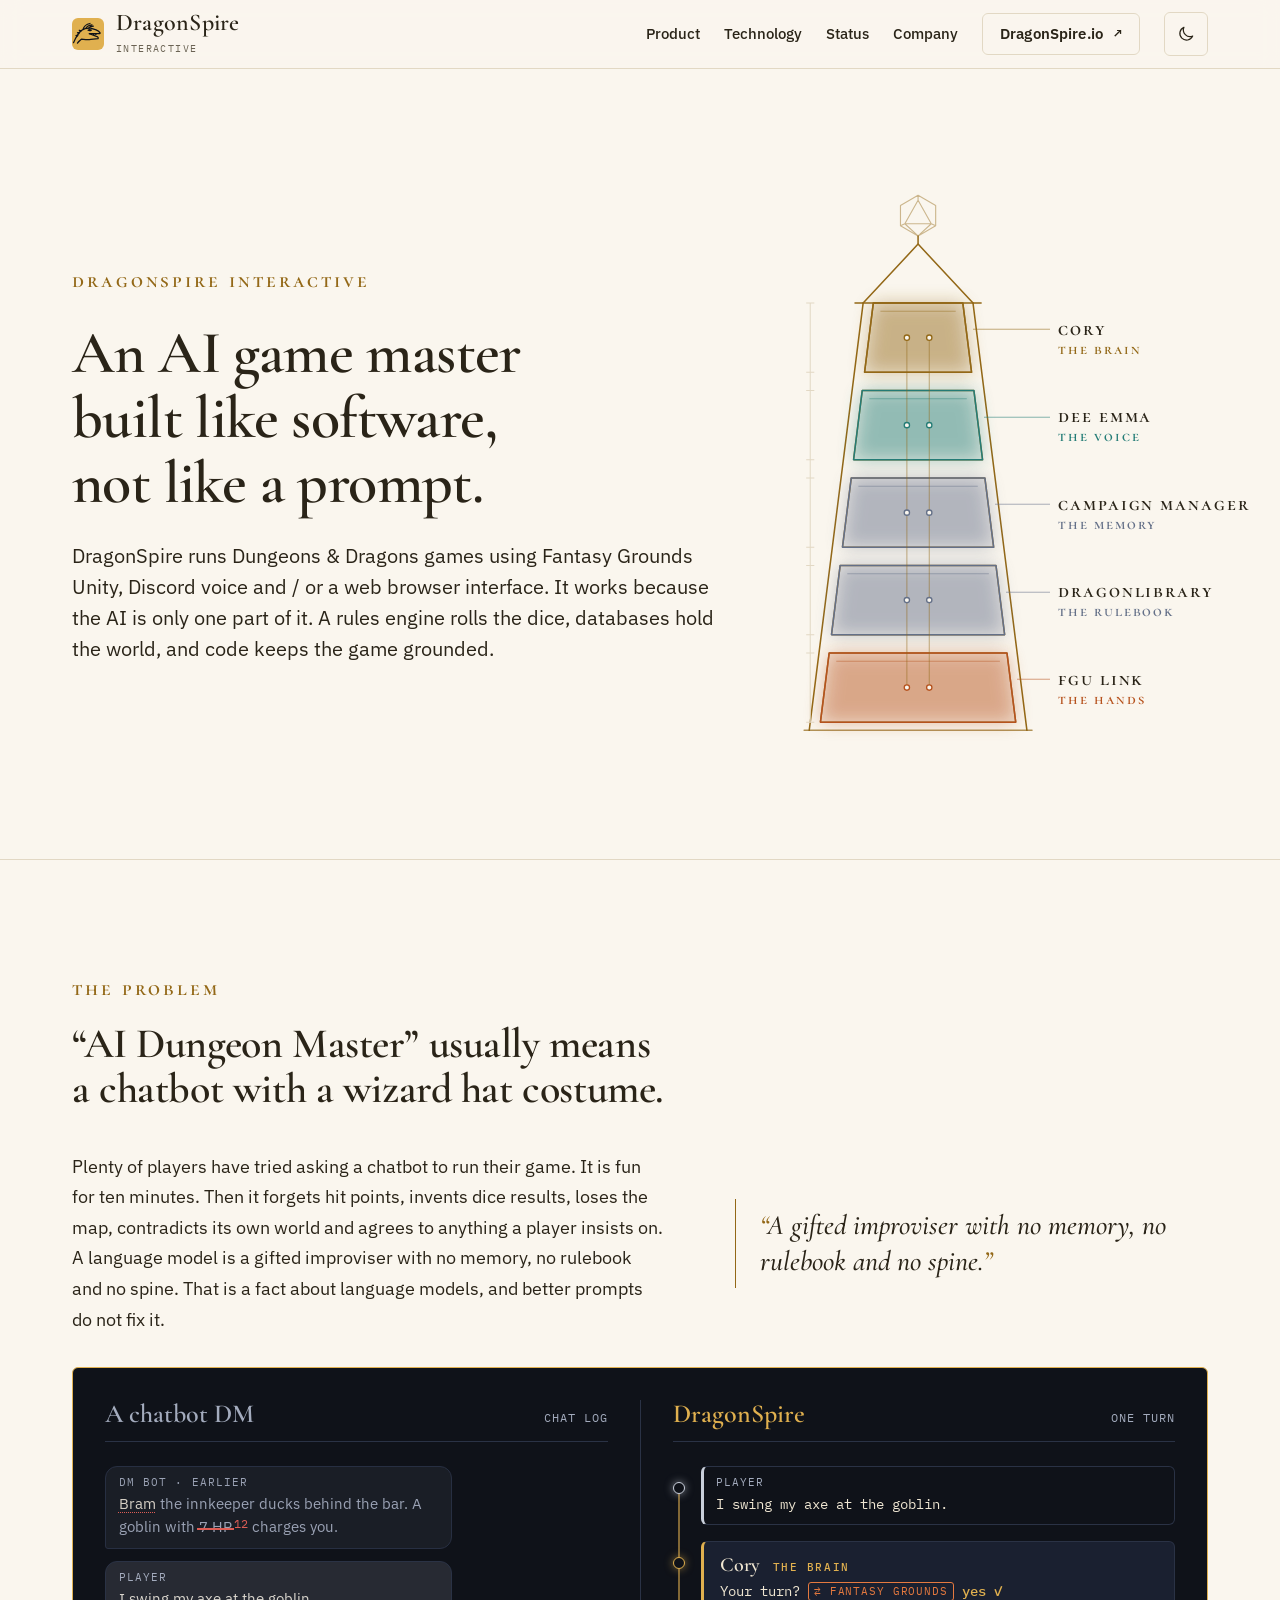
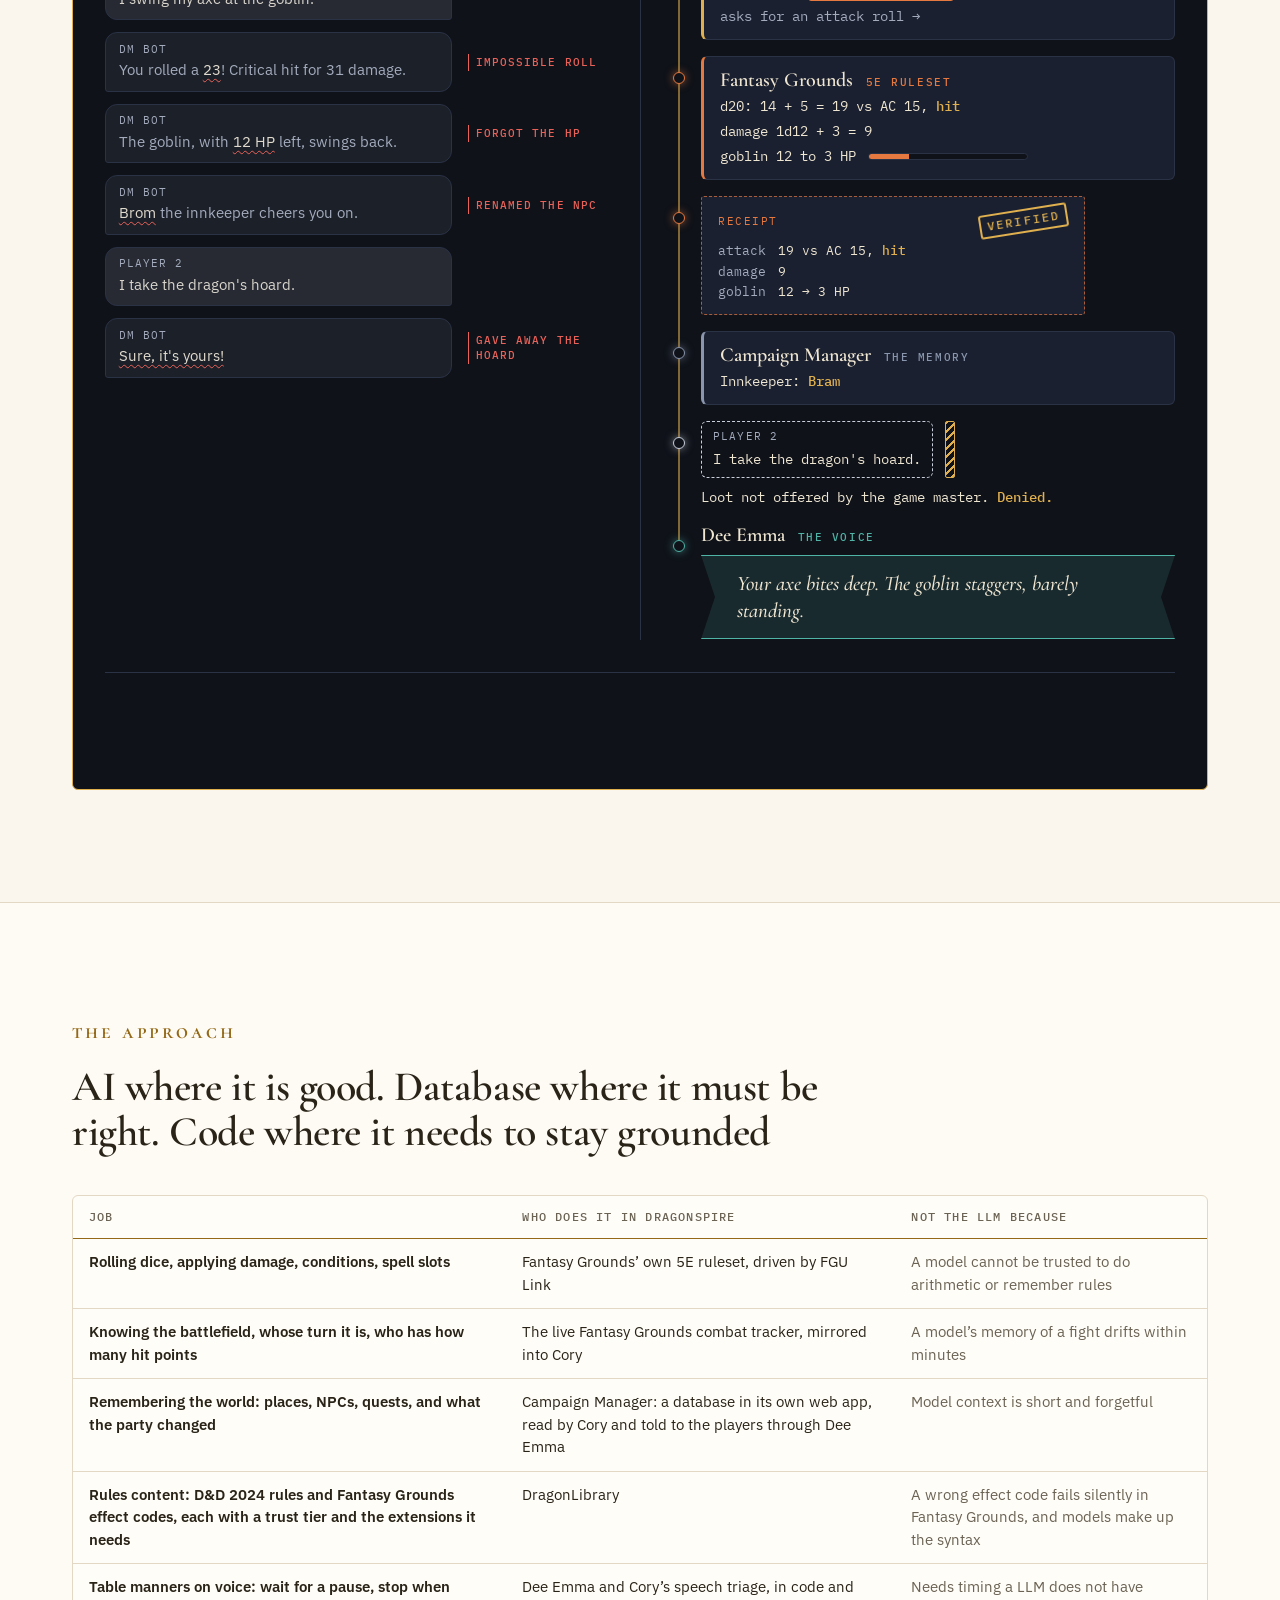
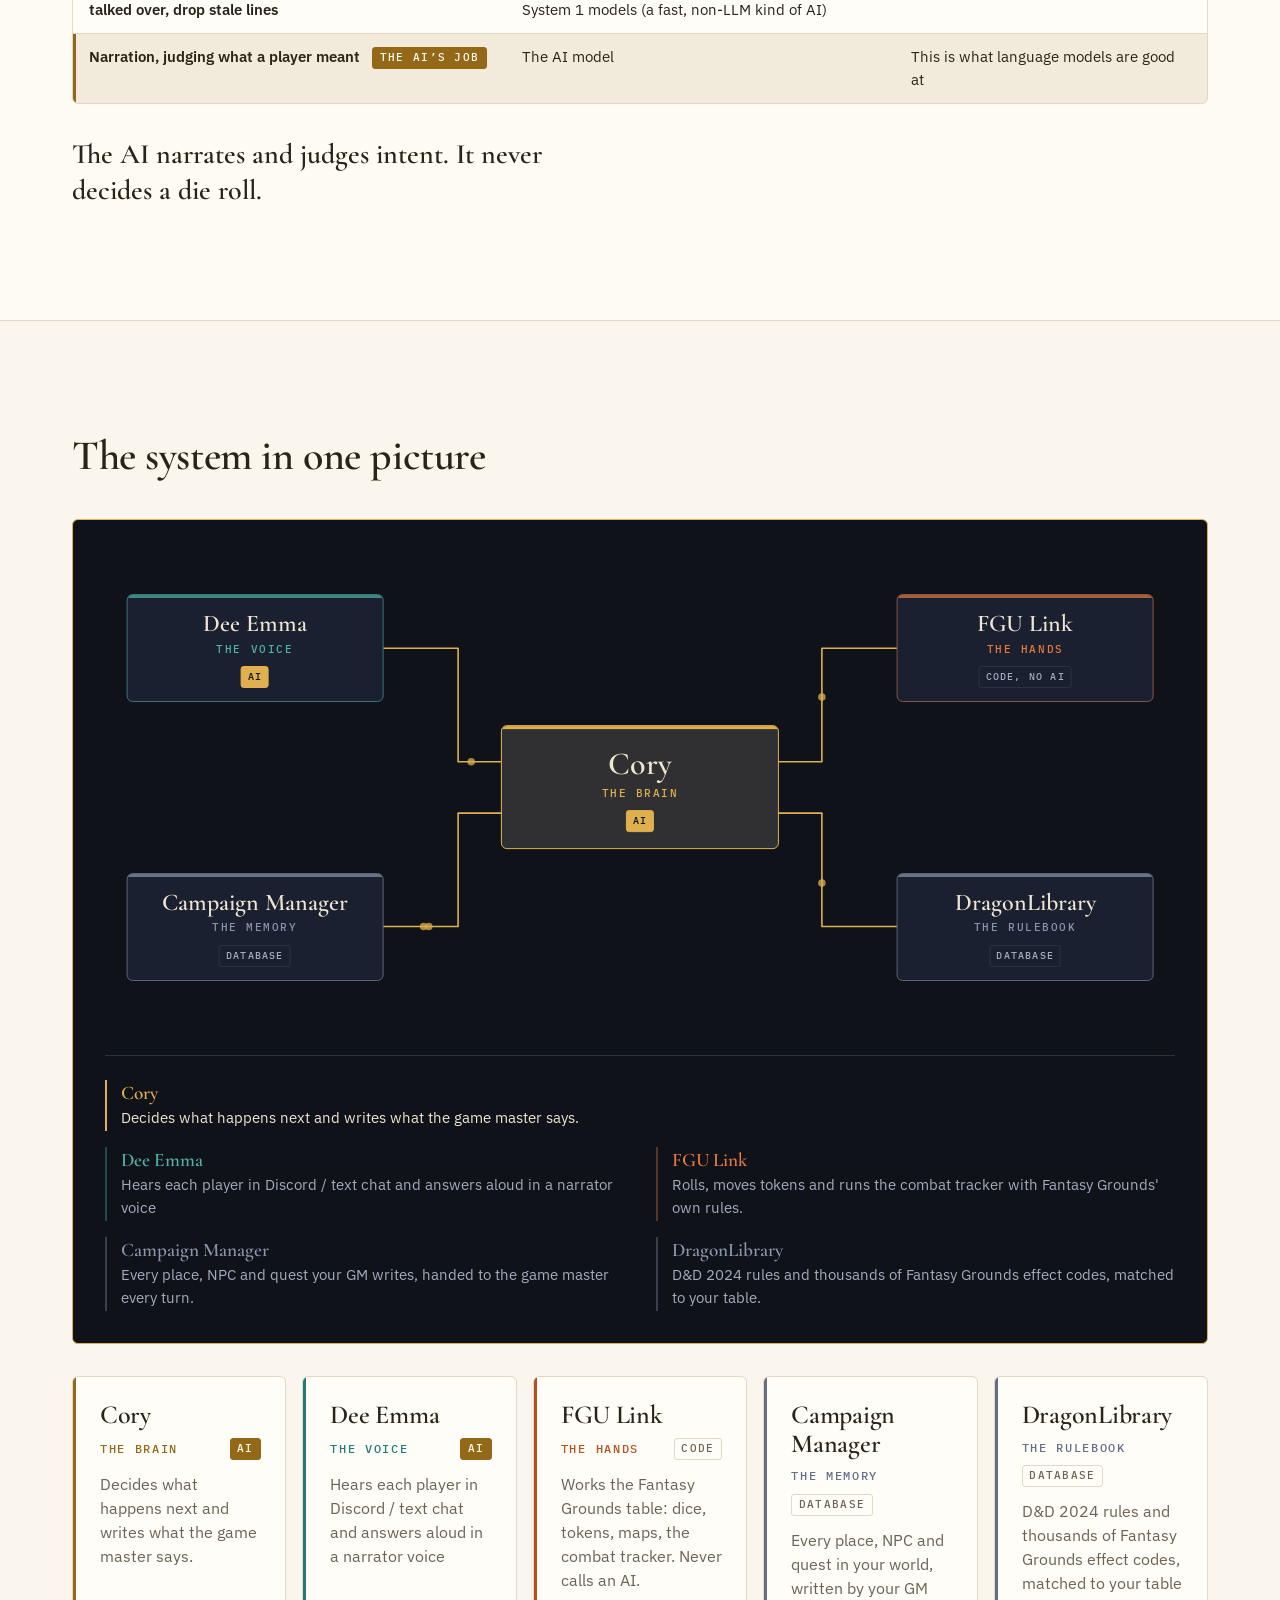
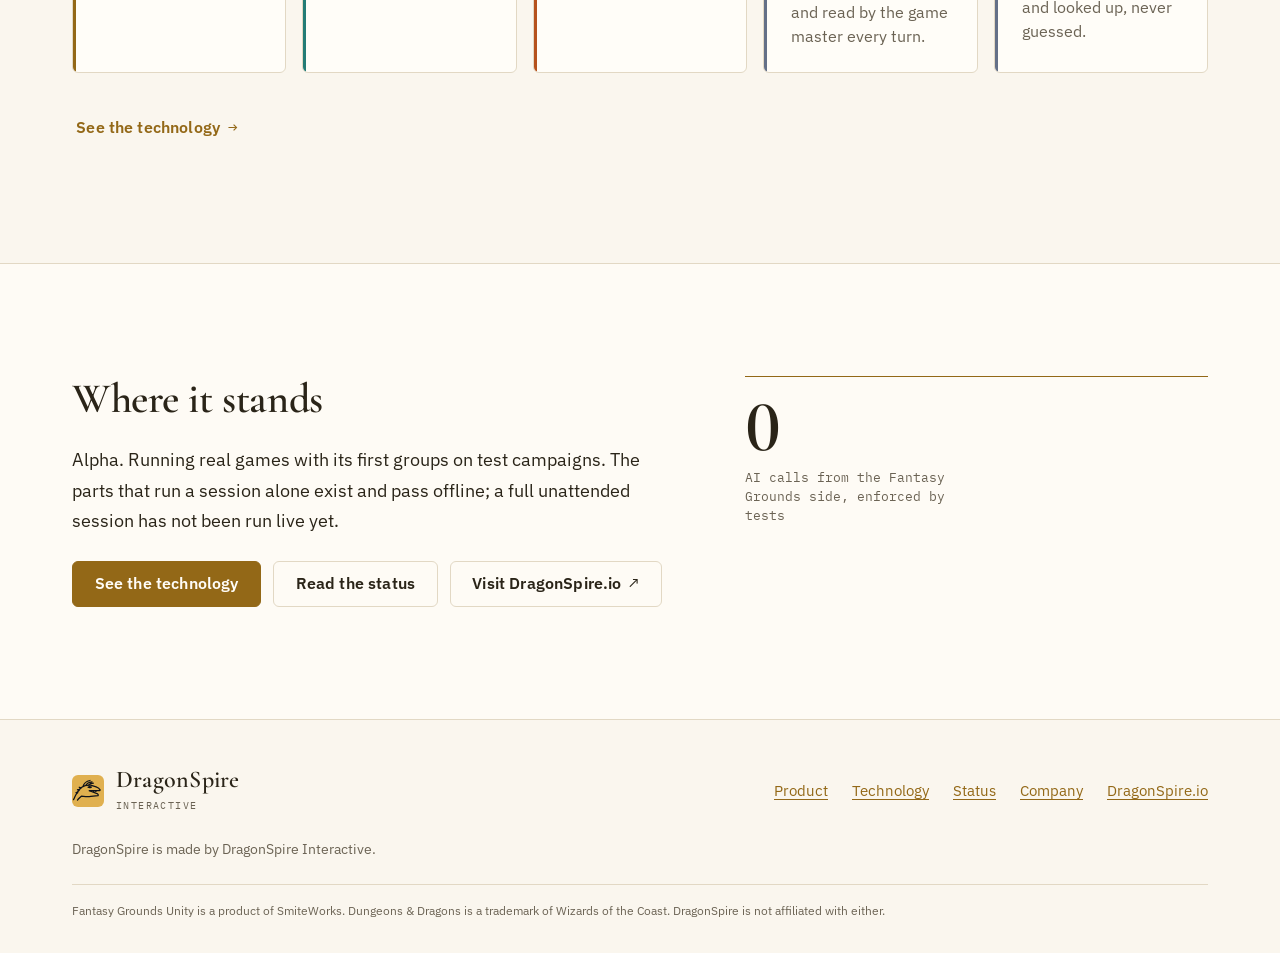
<file: index.html>
<!doctype html>
<html lang="en" data-theme="light">
<head>
<meta charset="utf-8">
<meta name="viewport" content="width=device-width, initial-scale=1">
<title>DragonSpire Interactive · AI Game Master</title>
<meta name="description" content="DragonSpire runs Dungeons &amp; Dragons games inside Fantasy Grounds Unity, in Discord voice and on the web. It works because the AI is only one part of it.">
<script>document.documentElement.classList.add("js")</script>
<script>try{var t=localStorage.getItem("ds-theme");if(t==="light"||t==="dark")document.documentElement.setAttribute("data-theme",t);}catch(e){}</script>
<link rel="icon" type="image/svg+xml" href="assets/icons/favicon.svg">
<link rel="icon" href="assets/icons/favicon.ico" sizes="48x48">
<link rel="apple-touch-icon" href="assets/icons/apple-touch-icon.png">
<link rel="manifest" href="assets/icons/manifest.webmanifest">
<link rel="preconnect" href="https://fonts.googleapis.com">
<link rel="preconnect" href="https://fonts.gstatic.com" crossorigin>
<link rel="stylesheet" href="https://fonts.googleapis.com/css2?family=Cormorant+Garamond:ital,wght@0,500;0,600;0,700;1,500&amp;family=IBM+Plex+Mono:wght@400;500&amp;family=IBM+Plex+Sans:wght@400;500;600&amp;display=swap">
<link rel="stylesheet" href="assets/css/ds.css">
<link rel="stylesheet" href="assets/css/components.css">
<link rel="stylesheet" href="assets/css/a1.css">
<link rel="stylesheet" href="assets/css/a2.css">
<link rel="stylesheet" href="assets/css/a3.css">
<link rel="stylesheet" href="assets/css/site.css">
</head>
<body>
<a class="skip-link" href="#main">Skip to content</a>

<!-- SHELL: header (copy to every page; move aria-current="page" to that page's link) -->
<header class="site-nav">
  <div class="site-nav__inner">
    <a class="logo" href="index.html" aria-label="DragonSpire Interactive, home" aria-current="page"><img class="logo__mark" src="assets/icons/favicon.svg" alt="" width="32" height="32"><span><span class="logo__word">DragonSpire</span> <span class="logo__sub">Interactive</span></span></a>
    <div class="site-nav__tools"><button class="theme-toggle" type="button" data-theme-toggle aria-label="Switch theme"><svg class="i-sun" viewBox="0 0 24 24" aria-hidden="true"><circle cx="12" cy="12" r="4.2"/><path d="M12 2.5v2.2M12 19.3v2.2M2.5 12h2.2M19.3 12h2.2M5.3 5.3l1.6 1.6M17.1 17.1l1.6 1.6M5.3 18.7l1.6-1.6M17.1 6.9l1.6-1.6"/></svg><svg class="i-moon" viewBox="0 0 24 24" aria-hidden="true"><path d="M20 14.5A8 8 0 0 1 9.5 4a8 8 0 1 0 10.5 10.5z"/></svg></button><button class="site-nav__toggle" type="button" data-nav-toggle aria-expanded="false" aria-controls="site-menu"><span class="site-nav__bars" aria-hidden="true"></span><span class="site-nav__toggle-text">Menu</span></button></div>
    <nav class="site-nav__menu" id="site-menu" aria-label="Main">
      <ul class="site-nav__links">
        <li><a href="product.html">Product</a></li>
        <li><a href="technology.html">Technology</a></li>
        <li><a href="status.html">Status</a></li>
        <li><a href="company.html">Company</a></li>
      </ul>
      <a class="btn btn--secondary site-nav__cta" href="https://dragonspire.io">DragonSpire.io<span class="site-nav__ext" aria-hidden="true">↗</span></a>
    </nav>
  </div>
</header>
<!-- /SHELL: header -->

<main id="main">

  <!-- Hero -->
  <section class="co-hero" aria-labelledby="h-hero">
    <div class="container co-hero__grid">
      <div class="co-hero__text">
        <p class="eyebrow">DragonSpire Interactive</p>
        <h1 id="h-hero">An AI game master built like software, not like a prompt.</h1>
        <p class="lede">DragonSpire runs Dungeons &amp; Dragons games using Fantasy Grounds Unity, Discord voice and / or a web browser interface. It works because the AI is only one part of it. A rules engine rolls the dice, databases hold the world, and code keeps the game grounded.</p>
      </div>
    <figure class="a1" id="a1-slot" role="img" aria-label="The DragonSpire spire builds itself from the ground up in five chambers, FGU Link (the hands), DragonLibrary (the rulebook), Campaign Manager (the memory), Dee Emma (the voice) and Cory (the brain) at the top, with dots of light travelling between them.">
      <div class="a1__stage" aria-hidden="true">
<svg class="a1-svg" viewBox="0 0 240 556" aria-hidden="true" focusable="false">
<defs><filter id="a1-blur" x="-40%" y="-60%" width="180%" height="220%"><feGaussianBlur stdDeviation="9"/></filter></defs>
<g class="a1-frame">
<path class="a1-ln a1-ln--ground" pathLength="1" d="M8 540 H232"/>
<path class="a1-ln a1-ln--wall" pathLength="1" d="M13 540 L66 120"/>
<path class="a1-ln a1-ln--wall" pathLength="1" d="M227 540 L174 120"/>
<g class="a1-dim">
<path d="M14 532 V120"/>
<path d="M10 532 H18 M10 464 H18"/>
<path d="M10 446 H18 M10 378 H18"/>
<path d="M10 360 H18 M10 292 H18"/>
<path d="M10 274 H18 M10 206 H18"/>
<path d="M10 188 H18 M10 120 H18"/>
</g>
</g>
<g class="a1-roof">
<path class="a1-ln" pathLength="1" d="M58 120 H182"/>
<path class="a1-ln" pathLength="1" d="M66 120 L120 62 L174 120"/>
<path class="a1-ln" pathLength="1" d="M120 62 V54"/>
</g>
<g class="a1-d20"><g class="a1-d20__spin">
<path d="M120 14 L137.3 24 V44 L120 54 L102.7 44 V24 Z M120 19 L107 42 H133 Z M120 19 V14 M107 42 L102.7 44 M133 42 L137.3 44 M107 42 L120 54 L133 42"/>
</g></g>
<g class="a1-ch p-fgu" style="--i:0">
  <path class="a1-ch__glow" d="M24 532 L32.6 464 H207.4 L216 532 Z" filter="url(#a1-blur)"/>
  <path class="a1-ch__fill" d="M24 532 L32.6 464 H207.4 L216 532 Z"/>
  <path class="a1-ch__draw" pathLength="1" d="M24 532 L32.6 464 H207.4 L216 532 Z"/>
  <path class="a1-ch__lit" d="M24 532 L32.6 464 H207.4 L216 532 Z"/>
  <path class="a1-ch__band" d="M39.6 472 H200.4"/>
</g>
<g class="a1-ch p-library" style="--i:1">
  <path class="a1-ch__glow" d="M34.9 446 L43.4 378 H196.6 L205.1 446 Z" filter="url(#a1-blur)"/>
  <path class="a1-ch__fill" d="M34.9 446 L43.4 378 H196.6 L205.1 446 Z"/>
  <path class="a1-ch__draw" pathLength="1" d="M34.9 446 L43.4 378 H196.6 L205.1 446 Z"/>
  <path class="a1-ch__lit" d="M34.9 446 L43.4 378 H196.6 L205.1 446 Z"/>
  <path class="a1-ch__band" d="M50.4 386 H189.6"/>
</g>
<g class="a1-ch p-cm" style="--i:2">
  <path class="a1-ch__glow" d="M45.7 360 L54.3 292 H185.7 L194.3 360 Z" filter="url(#a1-blur)"/>
  <path class="a1-ch__fill" d="M45.7 360 L54.3 292 H185.7 L194.3 360 Z"/>
  <path class="a1-ch__draw" pathLength="1" d="M45.7 360 L54.3 292 H185.7 L194.3 360 Z"/>
  <path class="a1-ch__lit" d="M45.7 360 L54.3 292 H185.7 L194.3 360 Z"/>
  <path class="a1-ch__band" d="M61.3 300 H178.7"/>
</g>
<g class="a1-ch p-dee" style="--i:3">
  <path class="a1-ch__glow" d="M56.6 274 L65.1 206 H174.9 L183.4 274 Z" filter="url(#a1-blur)"/>
  <path class="a1-ch__fill" d="M56.6 274 L65.1 206 H174.9 L183.4 274 Z"/>
  <path class="a1-ch__draw" pathLength="1" d="M56.6 274 L65.1 206 H174.9 L183.4 274 Z"/>
  <path class="a1-ch__lit" d="M56.6 274 L65.1 206 H174.9 L183.4 274 Z"/>
  <path class="a1-ch__band" d="M72.1 214 H167.9"/>
</g>
<g class="a1-ch p-cory" style="--i:4">
  <path class="a1-ch__glow" d="M67.4 188 L76 120 H164 L172.6 188 Z" filter="url(#a1-blur)"/>
  <path class="a1-ch__fill" d="M67.4 188 L76 120 H164 L172.6 188 Z"/>
  <path class="a1-ch__draw" pathLength="1" d="M67.4 188 L76 120 H164 L172.6 188 Z"/>
  <path class="a1-ch__lit" d="M67.4 188 L76 120 H164 L172.6 188 Z"/>
  <path class="a1-ch__band" d="M83 128 H157"/>
</g>
<g class="a1-rails">
<path class="a1-rail" style="--i:1" pathLength="1" d="M109 498.0 V412.0 M131 412.0 V498.0"/>
<path class="a1-rail" style="--i:2" pathLength="1" d="M109 412.0 V326.0 M131 326.0 V412.0"/>
<path class="a1-rail" style="--i:3" pathLength="1" d="M109 326.0 V240.0 M131 240.0 V326.0"/>
<path class="a1-rail" style="--i:4" pathLength="1" d="M109 240.0 V154.0 M131 154.0 V240.0"/>
</g>
<g class="a1-ports">
<g class="p-fgu" style="--i:0"><circle class="a1-port" cx="109" cy="498.0" r="2.6"/><circle class="a1-port" cx="131" cy="498.0" r="2.6"/></g>
<g class="p-library" style="--i:1"><circle class="a1-port" cx="109" cy="412.0" r="2.6"/><circle class="a1-port" cx="131" cy="412.0" r="2.6"/></g>
<g class="p-cm" style="--i:2"><circle class="a1-port" cx="109" cy="326.0" r="2.6"/><circle class="a1-port" cx="131" cy="326.0" r="2.6"/></g>
<g class="p-dee" style="--i:3"><circle class="a1-port" cx="109" cy="240.0" r="2.6"/><circle class="a1-port" cx="131" cy="240.0" r="2.6"/></g>
<g class="p-cory" style="--i:4"><circle class="a1-port" cx="109" cy="154.0" r="2.6"/><circle class="a1-port" cx="131" cy="154.0" r="2.6"/></g>
</g>
<g class="a1-dots">
<circle class="a1-dot a1-dot--up" cx="109" cy="0" r="2.6" style="animation-delay:0s"/>
<circle class="a1-dot a1-dot--up" cx="109" cy="0" r="2.6" style="animation-delay:-2.1s"/>
<circle class="a1-dot a1-dot--dn" cx="131" cy="0" r="2.6" style="animation-delay:-1.0s"/>
<circle class="a1-dot a1-dot--dn" cx="131" cy="0" r="2.6" style="animation-delay:-3.1s"/>
<circle class="a1-dot a1-dot--up" cx="109" cy="0" r="2.6" style="animation-delay:-3.6s"/>
</g>
</svg>
<ol class="a1-labels">
<li class="a1-label p-fgu" style="--i:0;--y:89.57%;--edge:0.8821"><span class="a1-label__name">FGU Link</span><span class="a1-label__role">the hands</span></li>
<li class="a1-label p-library" style="--i:1;--y:74.10%;--edge:0.8369"><span class="a1-label__name">DragonLibrary</span><span class="a1-label__role">the rulebook</span></li>
<li class="a1-label p-cm" style="--i:2;--y:58.63%;--edge:0.7917"><span class="a1-label__name">Campaign Manager</span><span class="a1-label__role">the memory</span></li>
<li class="a1-label p-dee" style="--i:3;--y:43.17%;--edge:0.7464"><span class="a1-label__name">Dee Emma</span><span class="a1-label__role">the voice</span></li>
<li class="a1-label p-cory" style="--i:4;--y:27.70%;--edge:0.7012"><span class="a1-label__name">Cory</span><span class="a1-label__role">the brain</span></li>
</ol>
      </div>
    </figure>
    </div>
  </section>

  <!-- The problem -->
  <section class="section co-section" aria-labelledby="h-problem">
    <div class="container co-stack">
      <div class="section-head">
        <p class="eyebrow">The problem</p>
        <h2 id="h-problem">“AI Dungeon Master” usually means a chatbot with a wizard hat costume.</h2>
      </div>
      <div class="co-essay">
        <div class="co-essay__body">
          <p>Plenty of players have tried asking a chatbot to run their game. It is fun for ten minutes. Then it forgets hit points, invents dice results, loses the map, contradicts its own world and agrees to anything a player insists on. A language model is a gifted improviser with no memory, no rulebook and no spine. That is a fact about language models, and better prompts do not fix it.</p>
        </div>
        <blockquote class="quote">
          <p>A gifted improviser with no memory, no rulebook and no spine.</p>
        </blockquote>
      </div>

      <!-- A2 (calm), shared with dragonspire.io -->
      <figure class="diagram-frame a2 a2--calm" aria-label="The same request, &quot;I swing my axe at the goblin&quot;, given to a chatbot DM and to DragonSpire">
        <div class="diagram-frame__panel">
          <div class="a2__stage">
            <section class="a2__side a2__side--bot a2-scope" data-a2-length="10.6" aria-label="A chatbot DM">
              <header class="a2__head"><p class="a2__title">A chatbot DM</p><p class="label">Chat log</p></header>
              <ol class="a2-chat">
                <li class="a2-msg a2-msg--old"><div class="a2-bubble"><span class="a2-who">DM bot · earlier</span><span class="a2-err a2-err--soft" style="--t:6.7">Bram</span> the innkeeper ducks behind the bar. A goblin with <span class="a2-strike" style="--t:4.5">7 HP</span><span class="a2-ins a2-step" style="--t:4.7">12</span> charges you.</div></li>
                <li class="a2-msg a2-msg--player"><div class="a2-bubble"><span class="a2-who">Player</span><span class="a2-type a2-step" style="--t:0.2">I swing my axe at the goblin.</span></div></li>
                <li class="a2-msg a2-msg--bot"><div class="a2-bubble a2-step a2-glitchin" style="--t:1.9"><span class="a2-who">DM bot</span>You rolled a <span class="a2-err" style="--t:2.6">23</span>! Critical hit for 31 damage.</div><p class="a2-note a2-step" style="--t:2.6">impossible roll</p></li>
                <li class="a2-msg a2-msg--bot"><div class="a2-bubble a2-step a2-glitchin" style="--t:4"><span class="a2-who">DM bot</span>The goblin, with <span class="a2-err" style="--t:4.9">12 HP</span> left, swings back.</div><p class="a2-note a2-step" style="--t:4.9">forgot the HP</p></li>
                <li class="a2-msg a2-msg--bot"><div class="a2-bubble a2-step a2-glitchin" style="--t:6.1"><span class="a2-who">DM bot</span><span class="a2-err" style="--t:6.7">Brom</span> the innkeeper cheers you on.</div><p class="a2-note a2-step" style="--t:6.7">renamed the NPC</p></li>
                <li class="a2-msg a2-msg--player"><div class="a2-bubble a2-step" style="--t:8"><span class="a2-who">Player 2</span>I take the dragon's hoard.</div></li>
                <li class="a2-msg a2-msg--bot"><div class="a2-bubble a2-step a2-glitchin" style="--t:8.8"><span class="a2-who">DM bot</span><span class="a2-err" style="--t:9.4">Sure, it's yours!</span></div><p class="a2-note a2-step" style="--t:9.4">gave away the hoard</p></li>
              </ol>
            </section>
            <section class="a2__side a2__side--ds a2-scope" data-a2-length="13.2" aria-label="DragonSpire">
              <header class="a2__head"><p class="a2__title">DragonSpire</p><p class="label">One turn</p></header>
              <ol class="a2-flow">
                <li style="--t:0;--tn:1.9"><div class="a2-input"><span class="a2-who">Player</span><span class="a2-type a2-step" style="--t:0.2">I swing my axe at the goblin.</span></div></li>
                <li class="p-cory" style="--t:1.9;--tn:3.6"><div class="a2-node a2-step">
                  <p class="a2-node__head"><span class="a2-node__name">Cory</span><span class="a2-node__role">The brain</span></p>
                  <p class="a2-line a2-step" style="--t:2.4">Your turn? <span class="a2-tag">&#8644; Fantasy Grounds</span> <b>yes &#10003;</b></p>
                  <p class="a2-line a2-line--muted a2-step" style="--t:3">asks for an attack roll &rarr;</p>
                </div></li>
                <li class="p-fgu" style="--t:3.6;--tn:6.3"><div class="a2-node a2-step">
                  <p class="a2-node__head"><span class="a2-node__name">Fantasy Grounds</span><span class="a2-node__role">5E ruleset</span></p>
                  <p class="a2-line a2-step" style="--t:3.9">d20: 14 + 5 = 19 vs AC 15, <b>hit</b></p>
                  <p class="a2-line a2-step" style="--t:4.6">damage 1d12 + 3 = 9</p>
                  <p class="a2-line a2-hp a2-step" style="--t:5.3"><span>goblin 12 to 3 HP</span><span class="a2-hp__bar" aria-hidden="true"><span class="a2-hp__fill a2-step" style="--t:5.5"></span></span></p>
                </div></li>
                <li class="p-fgu" style="--t:6.3;--tn:7.4"><div class="a2-receipt a2-step">
                  <p class="a2-receipt__head"><span>Receipt</span><span class="a2-stamp a2-step" style="--t:6.75">Verified</span></p>
                  <dl><dt>attack</dt><dd>19 vs AC 15, <b>hit</b></dd><dt>damage</dt><dd>9</dd><dt>goblin</dt><dd>12 &rarr; 3 HP</dd></dl>
                </div></li>
                <li class="p-cm" style="--t:7.4;--tn:8.4"><div class="a2-node a2-step">
                  <p class="a2-node__head"><span class="a2-node__name">Campaign Manager</span><span class="a2-node__role">The memory</span></p>
                  <p class="a2-line">Innkeeper: <b>Bram</b></p>
                </div></li>
                <li style="--t:8.4;--tn:10.3">
                  <div class="a2-loot"><div class="a2-claim a2-step"><span class="a2-who">Player 2</span>I take the dragon's hoard.</div><span class="a2-wall a2-step" style="--t:8.3" aria-hidden="true"></span></div>
                  <p class="a2-deny a2-step" style="--t:9.3">Loot not offered by the game master. <strong>Denied.</strong></p>
                </li>
                <li class="p-dee" style="--t:10.3"><div class="a2-voice">
                  <p class="a2-node__head a2-step"><span class="a2-node__name">Dee Emma</span><span class="a2-node__role">The voice</span></p>
                  <p class="a2-ribbon a2-step" style="--t:10.6"><span class="a2-ribbon__text a2-step" style="--t:11">Your axe bites deep. The goblin staggers, barely standing.</span></p>
                </div></li>
              </ol>
            </section>
          </div>
          <div class="a2__foot a2-scope" data-a2-length="13.2">
            <p class="a2__caption"></p>
            <button class="btn btn--secondary a2-replay" type="button">Replay <span aria-hidden="true">&#8635;</span></button>
          </div>
        </div>
      </figure>
    </div>
  </section>

  <!-- The approach -->
  <section class="section co-section co-section--tint" aria-labelledby="h-approach">
    <div class="container co-stack">
      <div class="section-head">
        <p class="eyebrow">The approach</p>
        <h2 id="h-approach">AI where it is good. Database where it must be right. Code where it needs to stay grounded</h2>
      </div>
      <div class="table-wrap co-table">
        <table class="compare">
          <thead>
            <tr><th scope="col">Job</th><th scope="col">Who does it in DragonSpire</th><th scope="col">Not the LLM because</th></tr>
          </thead>
          <tbody>
            <tr>
              <th scope="row">Rolling dice, applying damage, conditions, spell slots</th>
              <td data-label="Who does it in DragonSpire">Fantasy Grounds’ own 5E ruleset, driven by FGU Link</td>
              <td data-label="Not the LLM because">A model cannot be trusted to do arithmetic or remember rules</td>
            </tr>
            <tr>
              <th scope="row">Knowing the battlefield, whose turn it is, who has how many hit points</th>
              <td data-label="Who does it in DragonSpire">The live Fantasy Grounds combat tracker, mirrored into Cory</td>
              <td data-label="Not the LLM because">A model’s memory of a fight drifts within minutes</td>
            </tr>
            <tr>
              <th scope="row">Remembering the world: places, NPCs, quests, and what the party changed</th>
              <td data-label="Who does it in DragonSpire">Campaign Manager: a database in its own web app, read by Cory and told to the players through Dee Emma</td>
              <td data-label="Not the LLM because">Model context is short and forgetful</td>
            </tr>
            <tr>
              <th scope="row">Rules content: D&amp;D 2024 rules and Fantasy Grounds effect codes, each with a trust tier and the extensions it needs</th>
              <td data-label="Who does it in DragonSpire">DragonLibrary</td>
              <td data-label="Not the LLM because">A wrong effect code fails silently in Fantasy Grounds, and models make up the syntax</td>
            </tr>
            <tr>
              <th scope="row">Table manners on voice: wait for a pause, stop when talked over, drop stale lines</th>
              <td data-label="Who does it in DragonSpire">Dee Emma and Cory’s speech triage, in code and System 1 models (a fast, non-LLM kind of AI)</td>
              <td data-label="Not the LLM because">Needs timing a LLM does not have</td>
            </tr>
            <tr class="compare__hl">
              <th scope="row">Narration, judging what a player meant <span class="badge badge--ai co-ai-tag">The AI’s job</span></th>
              <td data-label="Who does it in DragonSpire">The AI model</td>
              <td data-label="Not the LLM because">This is what language models are good at</td>
            </tr>
          </tbody>
        </table>
      </div>
      <p class="co-closing">The AI narrates and judges intent. It never decides a die roll.</p>
    </div>
  </section>

  <!-- The system in one picture -->
  <section class="section co-section co-system" aria-labelledby="h-system">
    <div class="container co-stack">
      <div class="section-head">
        <h2 id="h-system">The system in one picture</h2>
      </div>

      <!-- A3 (calm), shared with dragonspire.io -->
      <figure class="diagram-frame a3 a3--calm" aria-label="DragonSpire's five parts as connected chambers: Cory, the brain, in the centre, wired to Dee Emma, FGU Link, Campaign Manager and DragonLibrary">
        <div class="diagram-frame__panel">
          <div class="a3__stage">
<svg class="a3-wires a3-wires--wide" viewBox="0 0 1000 440" aria-hidden="true" focusable="false">
<path class="a3-wire" data-a3="dee" d="M140 90 H330 V196 H500"/>
<path class="a3-wire" data-a3="fgu" d="M860 90 H670 V196 H500"/>
<path class="a3-wire" data-a3="cm" d="M140 350 H330 V244 H500"/>
<path class="a3-wire" data-a3="lib" d="M860 350 H670 V244 H500"/>
<circle class="a3-dot" r="3.5"><animateMotion dur="3.6s" begin="-0.0s" repeatCount="indefinite" path="M140 90 H330 V196 H500"/></circle>
<circle class="a3-dot" r="3.5"><animateMotion dur="3.6s" begin="-1.8s" repeatCount="indefinite" keyPoints="1;0" keyTimes="0;1" calcMode="linear" path="M140 90 H330 V196 H500"/></circle>
<circle class="a3-dot" r="3.5"><animateMotion dur="3.6s" begin="-0.9s" repeatCount="indefinite" path="M860 90 H670 V196 H500"/></circle>
<circle class="a3-dot" r="3.5"><animateMotion dur="3.6s" begin="-2.7s" repeatCount="indefinite" keyPoints="1;0" keyTimes="0;1" calcMode="linear" path="M860 90 H670 V196 H500"/></circle>
<circle class="a3-dot" r="3.5"><animateMotion dur="3.6s" begin="-1.8s" repeatCount="indefinite" path="M140 350 H330 V244 H500"/></circle>
<circle class="a3-dot" r="3.5"><animateMotion dur="3.6s" begin="-3.6s" repeatCount="indefinite" keyPoints="1;0" keyTimes="0;1" calcMode="linear" path="M140 350 H330 V244 H500"/></circle>
<circle class="a3-dot" r="3.5"><animateMotion dur="3.6s" begin="-2.7s" repeatCount="indefinite" path="M860 350 H670 V244 H500"/></circle>
<circle class="a3-dot" r="3.5"><animateMotion dur="3.6s" begin="-4.5s" repeatCount="indefinite" keyPoints="1;0" keyTimes="0;1" calcMode="linear" path="M860 350 H670 V244 H500"/></circle>
</svg>
<svg class="a3-wires a3-wires--tall" viewBox="0 0 360 560" aria-hidden="true" focusable="false">
<path class="a3-wire" data-a3="dee" d="M90 78 V280"/>
<path class="a3-wire" data-a3="fgu" d="M270 78 V280"/>
<path class="a3-wire" data-a3="cm" d="M90 482 V280"/>
<path class="a3-wire" data-a3="lib" d="M270 482 V280"/>
<circle class="a3-dot" r="3.2"><animateMotion dur="2.4s" begin="-0.0s" repeatCount="indefinite" path="M90 78 V280"/></circle>
<circle class="a3-dot" r="3.2"><animateMotion dur="2.4s" begin="-1.2s" repeatCount="indefinite" keyPoints="1;0" keyTimes="0;1" calcMode="linear" path="M90 78 V280"/></circle>
<circle class="a3-dot" r="3.2"><animateMotion dur="2.4s" begin="-0.9s" repeatCount="indefinite" path="M270 78 V280"/></circle>
<circle class="a3-dot" r="3.2"><animateMotion dur="2.4s" begin="-2.1s" repeatCount="indefinite" keyPoints="1;0" keyTimes="0;1" calcMode="linear" path="M270 78 V280"/></circle>
<circle class="a3-dot" r="3.2"><animateMotion dur="2.4s" begin="-1.8s" repeatCount="indefinite" path="M90 482 V280"/></circle>
<circle class="a3-dot" r="3.2"><animateMotion dur="2.4s" begin="-3.0s" repeatCount="indefinite" keyPoints="1;0" keyTimes="0;1" calcMode="linear" path="M90 482 V280"/></circle>
<circle class="a3-dot" r="3.2"><animateMotion dur="2.4s" begin="-2.7s" repeatCount="indefinite" path="M270 482 V280"/></circle>
<circle class="a3-dot" r="3.2"><animateMotion dur="2.4s" begin="-3.9s" repeatCount="indefinite" keyPoints="1;0" keyTimes="0;1" calcMode="linear" path="M270 482 V280"/></circle>
</svg>
            <button type="button" class="a3-ch p-cory" data-a3="cory"><span class="a3-ch__name">Cory</span> <span class="a3-ch__role">the brain</span> <span class="badge badge--ai a3-ch__badge">AI</span></button>
            <button type="button" class="a3-ch p-dee" data-a3="dee"><span class="a3-ch__name">Dee Emma</span> <span class="a3-ch__role">the voice</span> <span class="badge badge--ai a3-ch__badge">AI</span></button>
            <button type="button" class="a3-ch p-fgu" data-a3="fgu"><span class="a3-ch__name">FGU Link</span> <span class="a3-ch__role">the hands</span> <span class="badge a3-ch__badge">CODE, NO AI</span></button>
            <button type="button" class="a3-ch p-cm" data-a3="cm"><span class="a3-ch__name">Campaign Manager</span> <span class="a3-ch__role">the memory</span> <span class="badge a3-ch__badge">DATABASE</span></button>
            <button type="button" class="a3-ch p-library" data-a3="lib"><span class="a3-ch__name">DragonLibrary</span> <span class="a3-ch__role">the rulebook</span> <span class="badge a3-ch__badge">DATABASE</span></button>
          </div>
          <ul class="a3-caps">
            <li class="a3-cap p-cory" data-a3="cory"><span class="a3-cap__name">Cory</span> <span class="a3-cap__text">Decides what happens next and writes what the game master says.</span></li>
            <li class="a3-cap p-dee" data-a3="dee"><span class="a3-cap__name">Dee Emma</span> <span class="a3-cap__text">Hears each player in Discord / text chat and answers aloud in a narrator voice</span></li>
            <li class="a3-cap p-fgu" data-a3="fgu"><span class="a3-cap__name">FGU Link</span> <span class="a3-cap__text">Rolls, moves tokens and runs the combat tracker with Fantasy Grounds' own rules.</span></li>
            <li class="a3-cap p-cm" data-a3="cm"><span class="a3-cap__name">Campaign Manager</span> <span class="a3-cap__text">Every place, NPC and quest your GM writes, handed to the game master every turn.</span></li>
            <li class="a3-cap p-library" data-a3="lib"><span class="a3-cap__name">DragonLibrary</span> <span class="a3-cap__text">D&amp;D 2024 rules and thousands of Fantasy Grounds effect codes, matched to your table.</span></li>
          </ul>
        </div>
      </figure>

      <ul class="part-grid">
        <li class="part-card p-cory"><h3 class="part-card__name">Cory</h3>
          <div class="part-card__meta"><p class="part-card__role">The brain</p><span class="badge badge--ai">AI</span></div>
          <p class="part-card__copy">Decides what happens next and writes what the game master says.</p></li>
        <li class="part-card p-dee"><h3 class="part-card__name">Dee Emma</h3>
          <div class="part-card__meta"><p class="part-card__role">The voice</p><span class="badge badge--ai">AI</span></div>
          <p class="part-card__copy">Hears each player in Discord / text chat and answers aloud in a narrator voice</p></li>
        <li class="part-card p-fgu"><h3 class="part-card__name">FGU Link</h3>
          <div class="part-card__meta"><p class="part-card__role">The hands</p><span class="badge">Code</span></div>
          <p class="part-card__copy">Works the Fantasy Grounds table: dice, tokens, maps, the combat tracker. Never calls an AI.</p></li>
        <li class="part-card p-cm"><h3 class="part-card__name">Campaign Manager</h3>
          <div class="part-card__meta"><p class="part-card__role">The memory</p><span class="badge">Database</span></div>
          <p class="part-card__copy">Every place, NPC and quest in your world, written by your GM and read by the game master every turn.</p></li>
        <li class="part-card p-library"><h3 class="part-card__name">DragonLibrary</h3>
          <div class="part-card__meta"><p class="part-card__role">The rulebook</p><span class="badge">Database</span></div>
          <p class="part-card__copy">D&amp;D 2024 rules and thousands of Fantasy Grounds effect codes, matched to your table and looked up, never guessed.</p></li>
      </ul>

      <p class="co-more"><a class="btn btn--ghost" href="technology.html">See the technology <span class="arrow">→</span></a></p>
    </div>
  </section>

  <!-- Where it stands -->
  <section class="section co-section co-section--tint" aria-labelledby="h-stands">
    <div class="container co-stands">
      <div class="co-stands__text">
        <h2 id="h-stands">Where it stands</h2>
        <p>Alpha. Running real games with its first groups on test campaigns. The parts that run a session alone exist and pass offline; a full unattended session has not been run live yet.</p>
        <div class="co-actions">
          <a class="btn btn--primary" href="technology.html">See the technology</a>
          <a class="btn btn--secondary" href="status.html">Read the status</a>
          <a class="btn btn--secondary" href="https://dragonspire.io">Visit DragonSpire.io <span class="arrow" aria-hidden="true">↗</span></a>
        </div>
      </div>
      <div class="stat-grid">
        <div class="stat stat--ruled"><span class="stat__num">0</span><span class="stat__cap">AI calls from the Fantasy Grounds side, enforced by tests</span></div>
      </div>
    </div>
  </section>

</main>

<!-- SHELL: footer (copy to every page unchanged) -->
<footer class="site-footer">
  <div class="site-footer__inner">
    <div class="site-footer__top">
      <a class="logo" href="index.html" aria-label="DragonSpire Interactive, home"><img class="logo__mark" src="assets/icons/favicon.svg" alt="" width="32" height="32"><span><span class="logo__word">DragonSpire</span> <span class="logo__sub">Interactive</span></span></a>
      <ul class="site-footer__links">
        <li><a href="product.html">Product</a></li>
        <li><a href="technology.html">Technology</a></li>
        <li><a href="status.html">Status</a></li>
        <li><a href="company.html">Company</a></li>
        <li><a href="https://dragonspire.io">DragonSpire.io</a></li>
      </ul>
    </div>
    <p class="site-footer__made">DragonSpire is made by DragonSpire Interactive.</p>
    <p class="site-footer__legal">Fantasy Grounds Unity is a product of SmiteWorks. Dungeons &amp; Dragons is a trademark of Wizards of the Coast. DragonSpire is not affiliated with either.</p>
  </div>
</footer>
<!-- /SHELL: footer -->

<script src="assets/js/ds.js"></script>
<script src="assets/js/a1.js"></script>
<script src="assets/js/a2.js"></script>
<script src="assets/js/a3.js"></script>
</body>
</html>
</file>
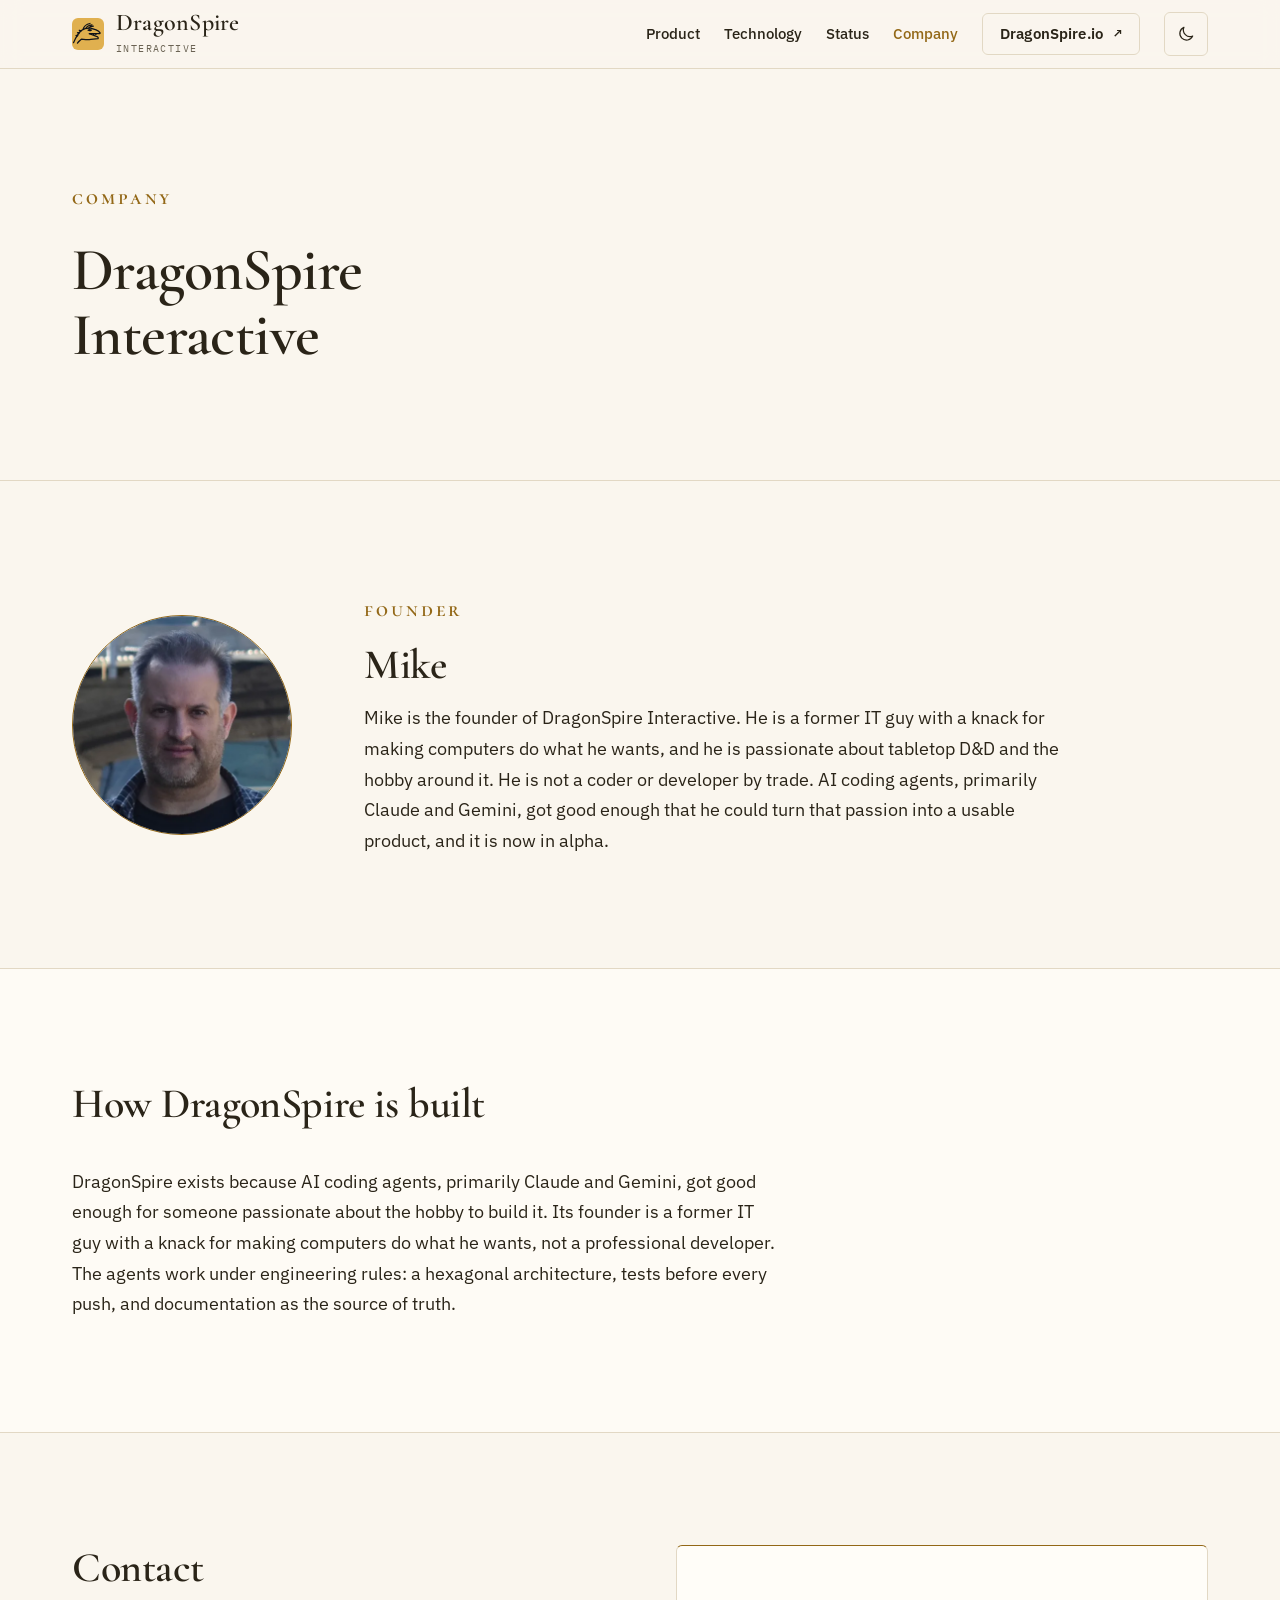
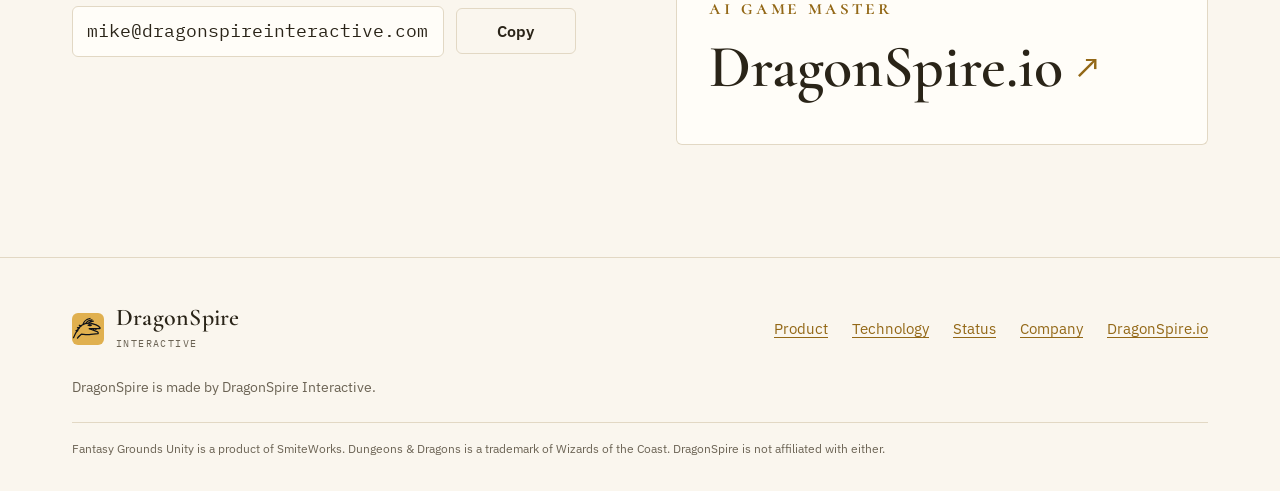
<file: company.html>
<!doctype html>
<html lang="en" data-theme="light">
<head>
<meta charset="utf-8">
<meta name="viewport" content="width=device-width, initial-scale=1">
<title>Company · DragonSpire Interactive</title>
<meta name="description" content="DragonSpire exists because AI coding agents got good enough for someone passionate about the hobby to build it.">
<script>document.documentElement.classList.add("js")</script>
<script>try{var t=localStorage.getItem("ds-theme");if(t==="light"||t==="dark")document.documentElement.setAttribute("data-theme",t);}catch(e){}</script>
<link rel="icon" type="image/svg+xml" href="assets/icons/favicon.svg">
<link rel="icon" href="assets/icons/favicon.ico" sizes="48x48">
<link rel="apple-touch-icon" href="assets/icons/apple-touch-icon.png">
<link rel="manifest" href="assets/icons/manifest.webmanifest">
<link rel="preconnect" href="https://fonts.googleapis.com">
<link rel="preconnect" href="https://fonts.gstatic.com" crossorigin>
<link rel="stylesheet" href="https://fonts.googleapis.com/css2?family=Cormorant+Garamond:ital,wght@0,500;0,600;0,700;1,500&amp;family=IBM+Plex+Mono:wght@400;500&amp;family=IBM+Plex+Sans:wght@400;500;600&amp;display=swap">
<link rel="stylesheet" href="assets/css/ds.css">
<link rel="stylesheet" href="assets/css/components.css">
<link rel="stylesheet" href="assets/css/site.css">
</head>
<body>
<a class="skip-link" href="#main">Skip to content</a>

<!-- SHELL: header (copy to every page; move aria-current="page" to that page's link) -->
<header class="site-nav">
  <div class="site-nav__inner">
    <a class="logo" href="index.html" aria-label="DragonSpire Interactive, home"><img class="logo__mark" src="assets/icons/favicon.svg" alt="" width="32" height="32"><span><span class="logo__word">DragonSpire</span> <span class="logo__sub">Interactive</span></span></a>
    <div class="site-nav__tools"><button class="theme-toggle" type="button" data-theme-toggle aria-label="Switch theme"><svg class="i-sun" viewBox="0 0 24 24" aria-hidden="true"><circle cx="12" cy="12" r="4.2"/><path d="M12 2.5v2.2M12 19.3v2.2M2.5 12h2.2M19.3 12h2.2M5.3 5.3l1.6 1.6M17.1 17.1l1.6 1.6M5.3 18.7l1.6-1.6M17.1 6.9l1.6-1.6"/></svg><svg class="i-moon" viewBox="0 0 24 24" aria-hidden="true"><path d="M20 14.5A8 8 0 0 1 9.5 4a8 8 0 1 0 10.5 10.5z"/></svg></button><button class="site-nav__toggle" type="button" data-nav-toggle aria-expanded="false" aria-controls="site-menu"><span class="site-nav__bars" aria-hidden="true"></span><span class="site-nav__toggle-text">Menu</span></button></div>
    <nav class="site-nav__menu" id="site-menu" aria-label="Main">
      <ul class="site-nav__links">
        <li><a href="product.html">Product</a></li>
        <li><a href="technology.html">Technology</a></li>
        <li><a href="status.html">Status</a></li>
        <li><a href="company.html" aria-current="page">Company</a></li>
      </ul>
      <a class="btn btn--secondary site-nav__cta" href="https://dragonspire.io">DragonSpire.io<span class="site-nav__ext" aria-hidden="true">↗</span></a>
    </nav>
  </div>
</header>
<!-- /SHELL: header -->

<main id="main">
  <!-- Hero -->
  <section class="co-hero cp-hero" aria-labelledby="h-hero">
    <div class="container co-hero__text">
      <p class="eyebrow">Company</p>
      <h1 id="h-hero">DragonSpire Interactive</h1>
    </div>
  </section>

  <!-- Founder -->
  <section class="section co-section" aria-labelledby="h-founder">
    <div class="container cp-founder">
      <figure class="cp-portrait">
        <picture>
          <source srcset="assets/img/mike.webp" type="image/webp">
          <img src="assets/img/mike.jpg" alt="Mike, founder of DragonSpire Interactive" width="440" height="440" loading="lazy" decoding="async">
        </picture>
      </figure>
      <div class="cp-founder__text">
        <p class="eyebrow">Founder</p>
        <h2 id="h-founder">Mike</h2>
        <p>Mike is the founder of DragonSpire Interactive. He is a former IT guy with a knack for making computers do what he wants, and he is passionate about tabletop D&amp;D and the hobby around it. He is not a coder or developer by trade. AI coding agents, primarily Claude and Gemini, got good enough that he could turn that passion into a usable product, and it is now in alpha.</p>
      </div>
    </div>
  </section>

  <!-- How it is built -->
  <section class="section co-section co-section--tint" aria-labelledby="h-built">
    <div class="container co-stack">
      <div class="section-head">
        <h2 id="h-built">How DragonSpire is built</h2>
      </div>
      <p class="cp-body">DragonSpire exists because AI coding agents, primarily Claude and Gemini, got good enough for someone passionate about the hobby to build it. Its founder is a former IT guy with a knack for making computers do what he wants, not a professional developer. The agents work under engineering rules: a hexagonal architecture, tests before every push, and documentation as the source of truth.</p>
    </div>
  </section>

  <!-- Contact + DragonSpire.io -->
  <section class="section co-section" aria-labelledby="h-contact">
    <div class="container cp-end">
      <div class="cp-contact">
        <h2 id="h-contact">Contact</h2>
        <div class="cp-email">
          <span class="cp-email__addr" id="cp-email">mike@dragonspireinteractive.com</span>
          <button class="btn btn--secondary cp-copy" type="button" data-copy="#cp-email">Copy</button>
        </div>
        <p class="cp-copy-status mono" role="status" aria-live="polite"></p>
      </div>
      <a class="cp-io" href="https://dragonspire.io">
        <span class="eyebrow">AI Game Master</span>
        <span class="cp-io__name">DragonSpire.io <span class="cp-io__arrow" aria-hidden="true">↗</span></span>
      </a>
    </div>
  </section>
</main>

<!-- SHELL: footer (copy to every page unchanged) -->
<footer class="site-footer">
  <div class="site-footer__inner">
    <div class="site-footer__top">
      <a class="logo" href="index.html" aria-label="DragonSpire Interactive, home"><img class="logo__mark" src="assets/icons/favicon.svg" alt="" width="32" height="32"><span><span class="logo__word">DragonSpire</span> <span class="logo__sub">Interactive</span></span></a>
      <ul class="site-footer__links">
        <li><a href="product.html">Product</a></li>
        <li><a href="technology.html">Technology</a></li>
        <li><a href="status.html">Status</a></li>
        <li><a href="company.html">Company</a></li>
        <li><a href="https://dragonspire.io">DragonSpire.io</a></li>
      </ul>
    </div>
    <p class="site-footer__made">DragonSpire is made by DragonSpire Interactive.</p>
    <p class="site-footer__legal">Fantasy Grounds Unity is a product of SmiteWorks. Dungeons &amp; Dragons is a trademark of Wizards of the Coast. DragonSpire is not affiliated with either.</p>
  </div>
</footer>
<!-- /SHELL: footer -->

<script src="assets/js/ds.js"></script>
<script src="assets/js/company.js"></script>
</body>
</html>
</file>
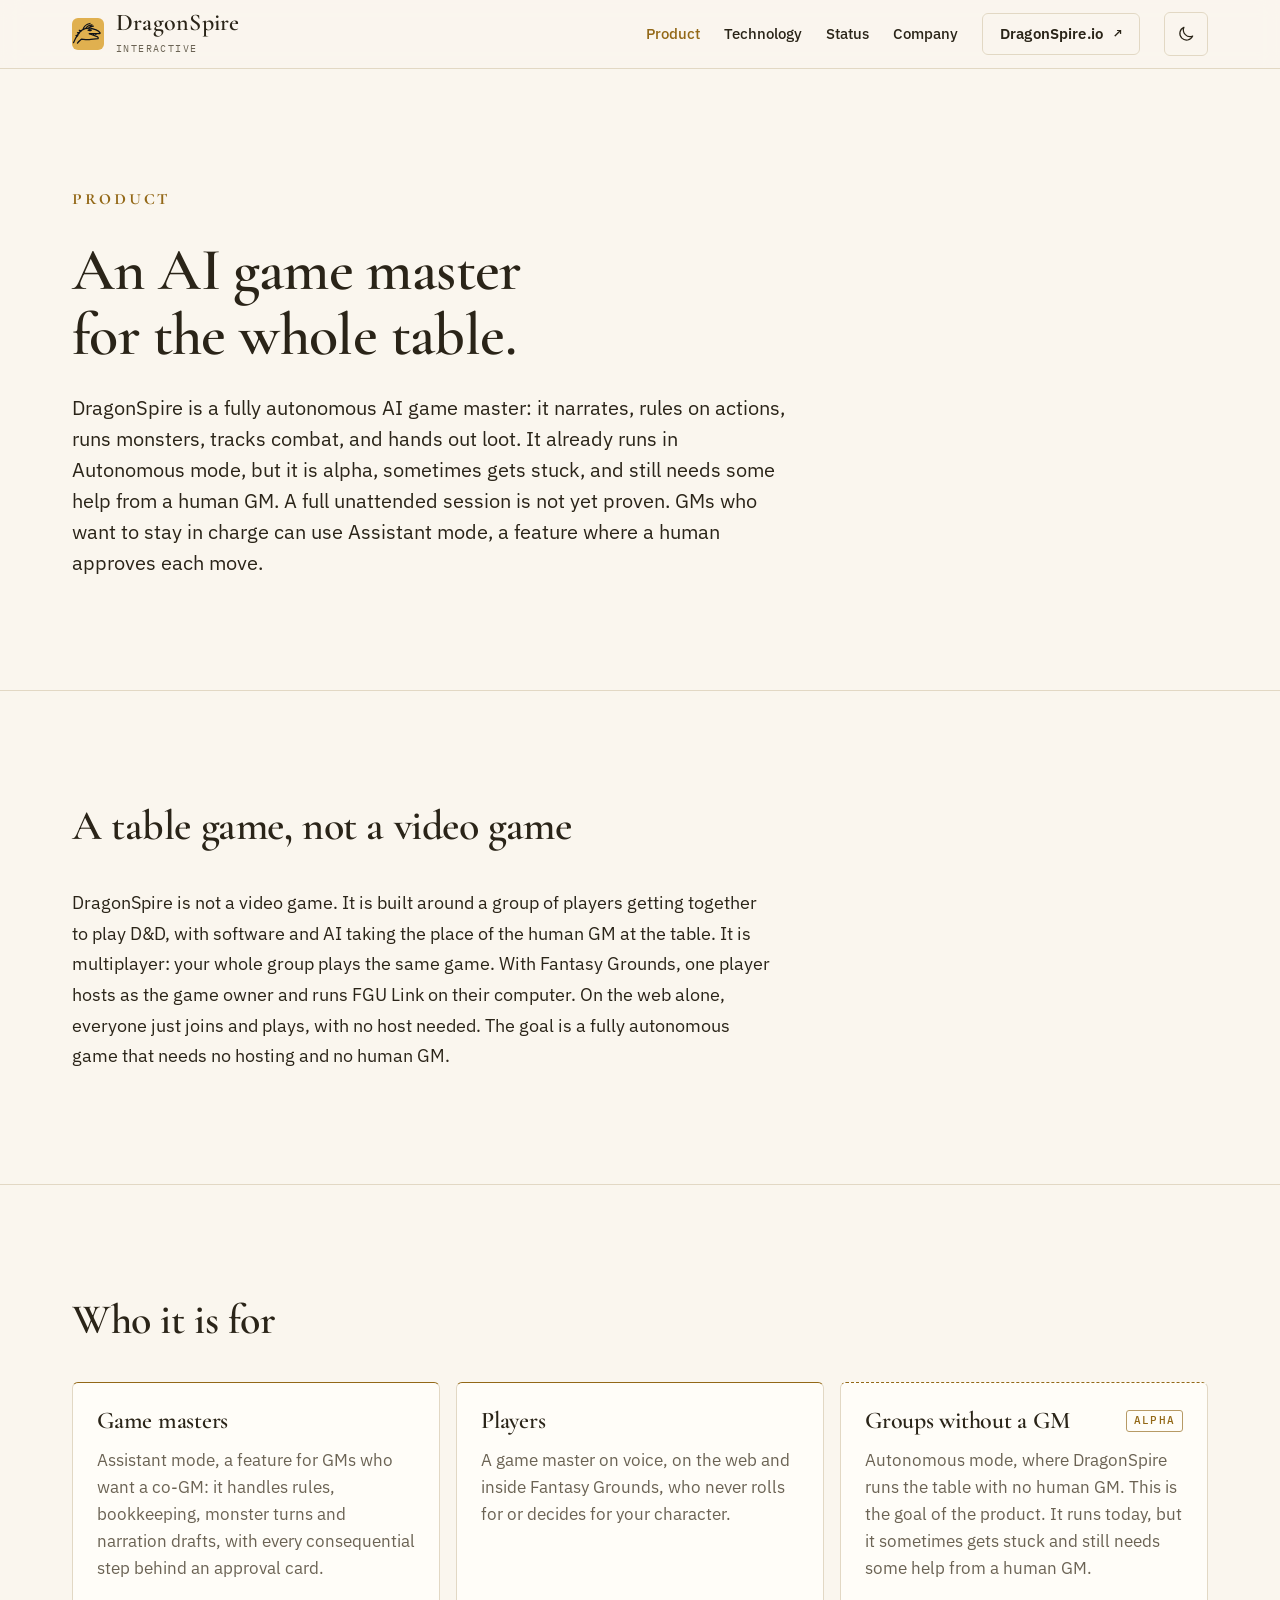
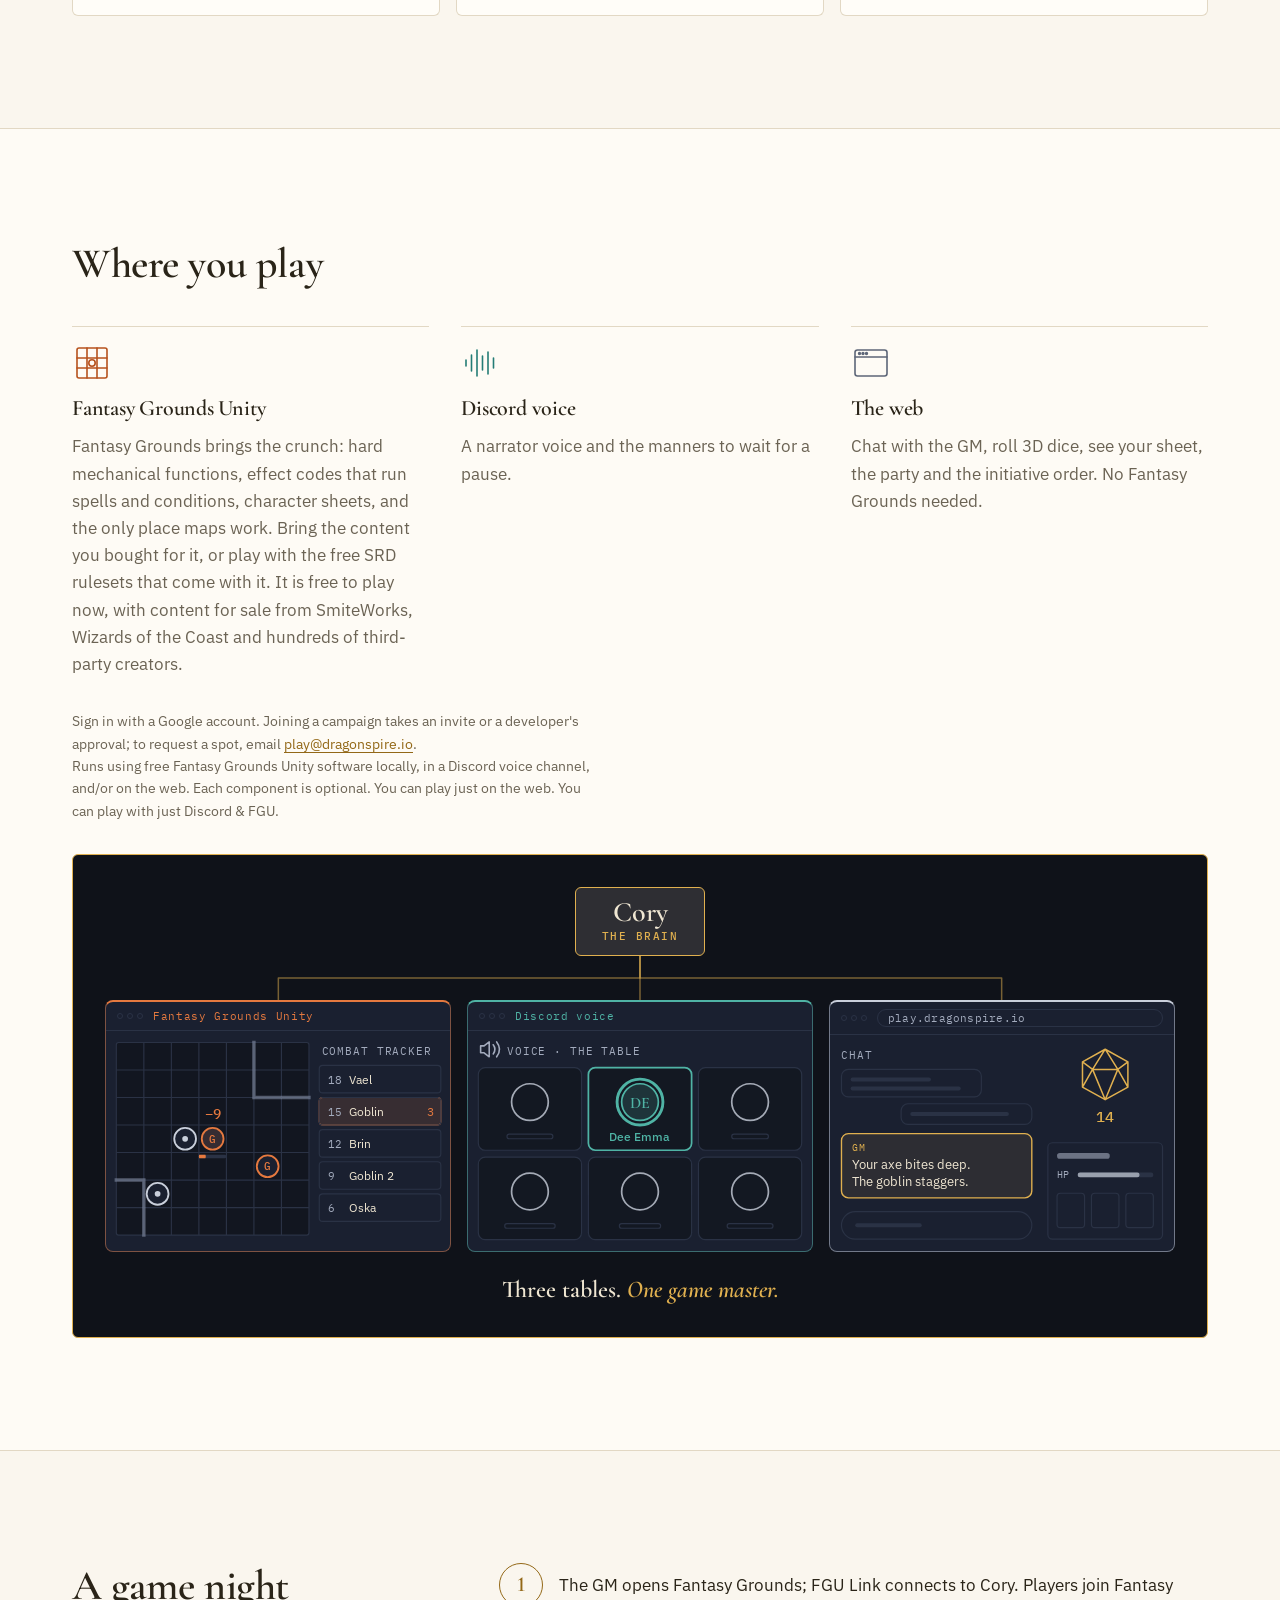
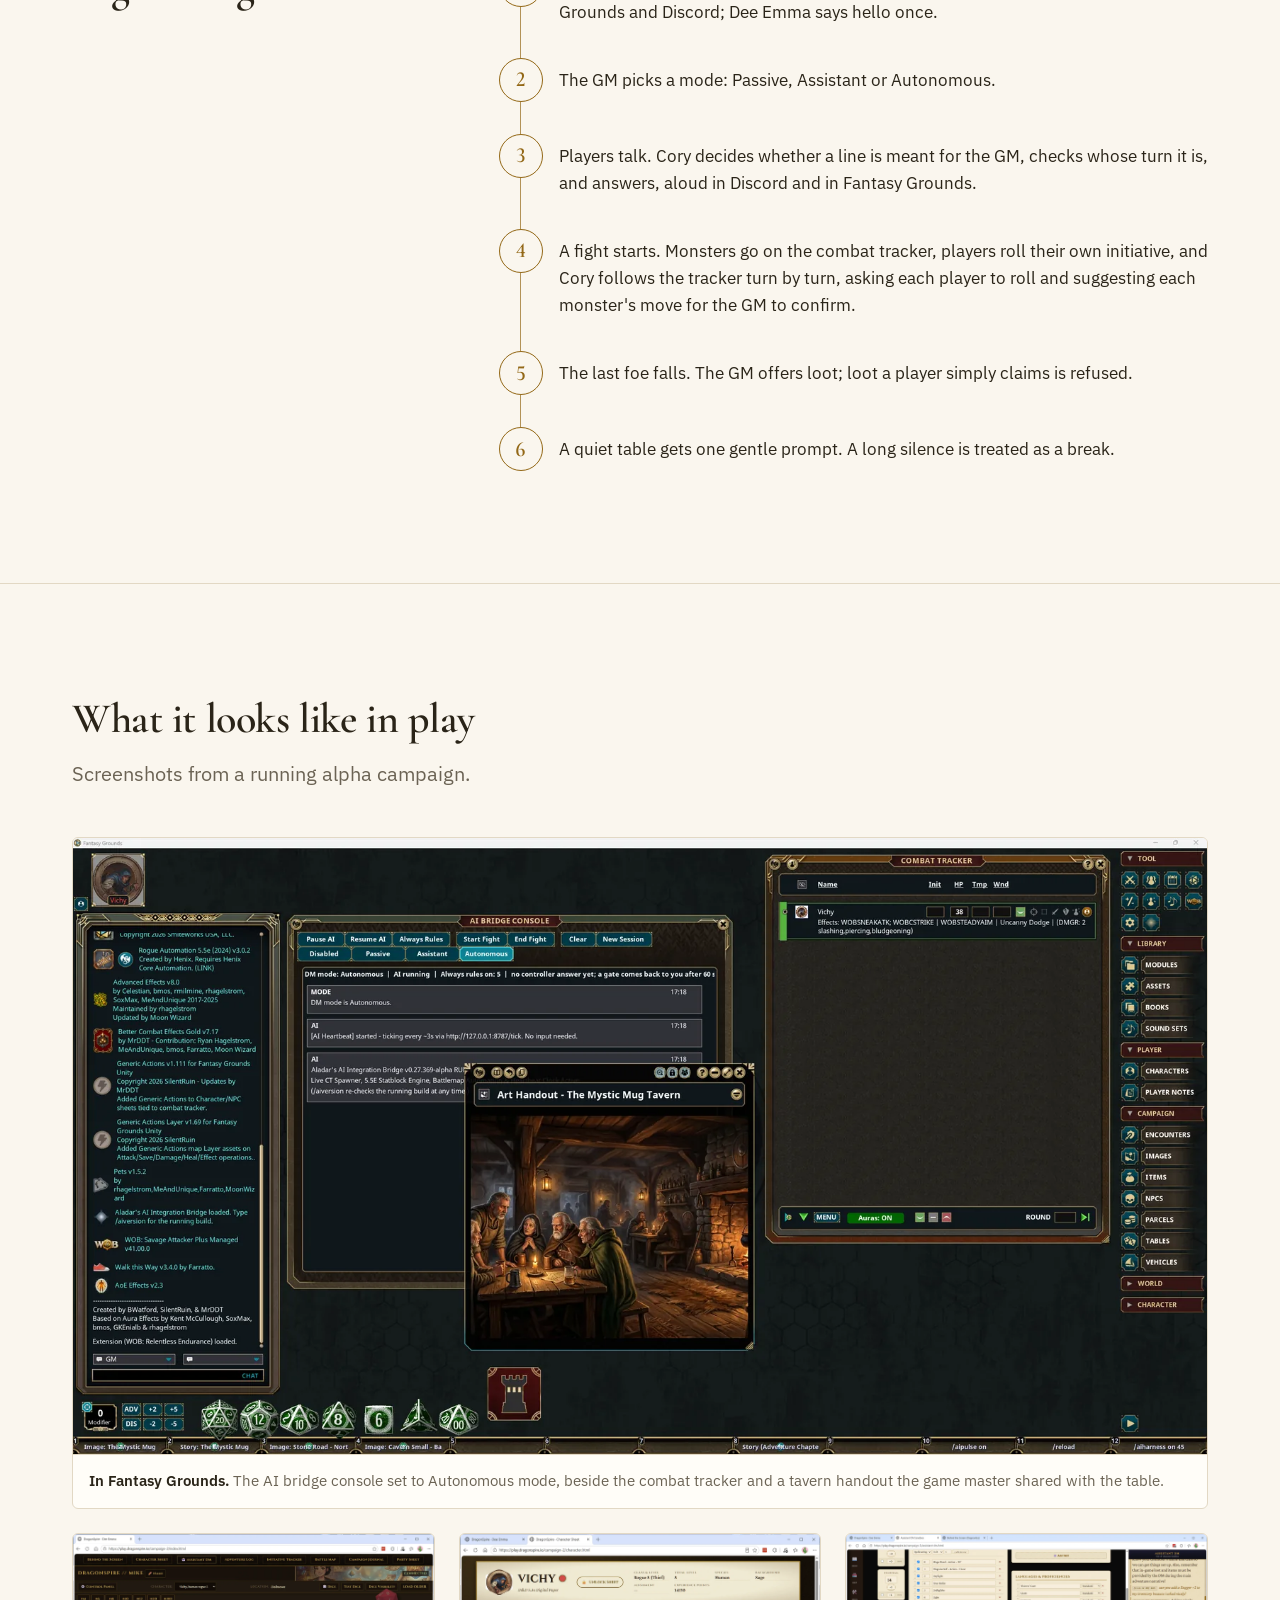
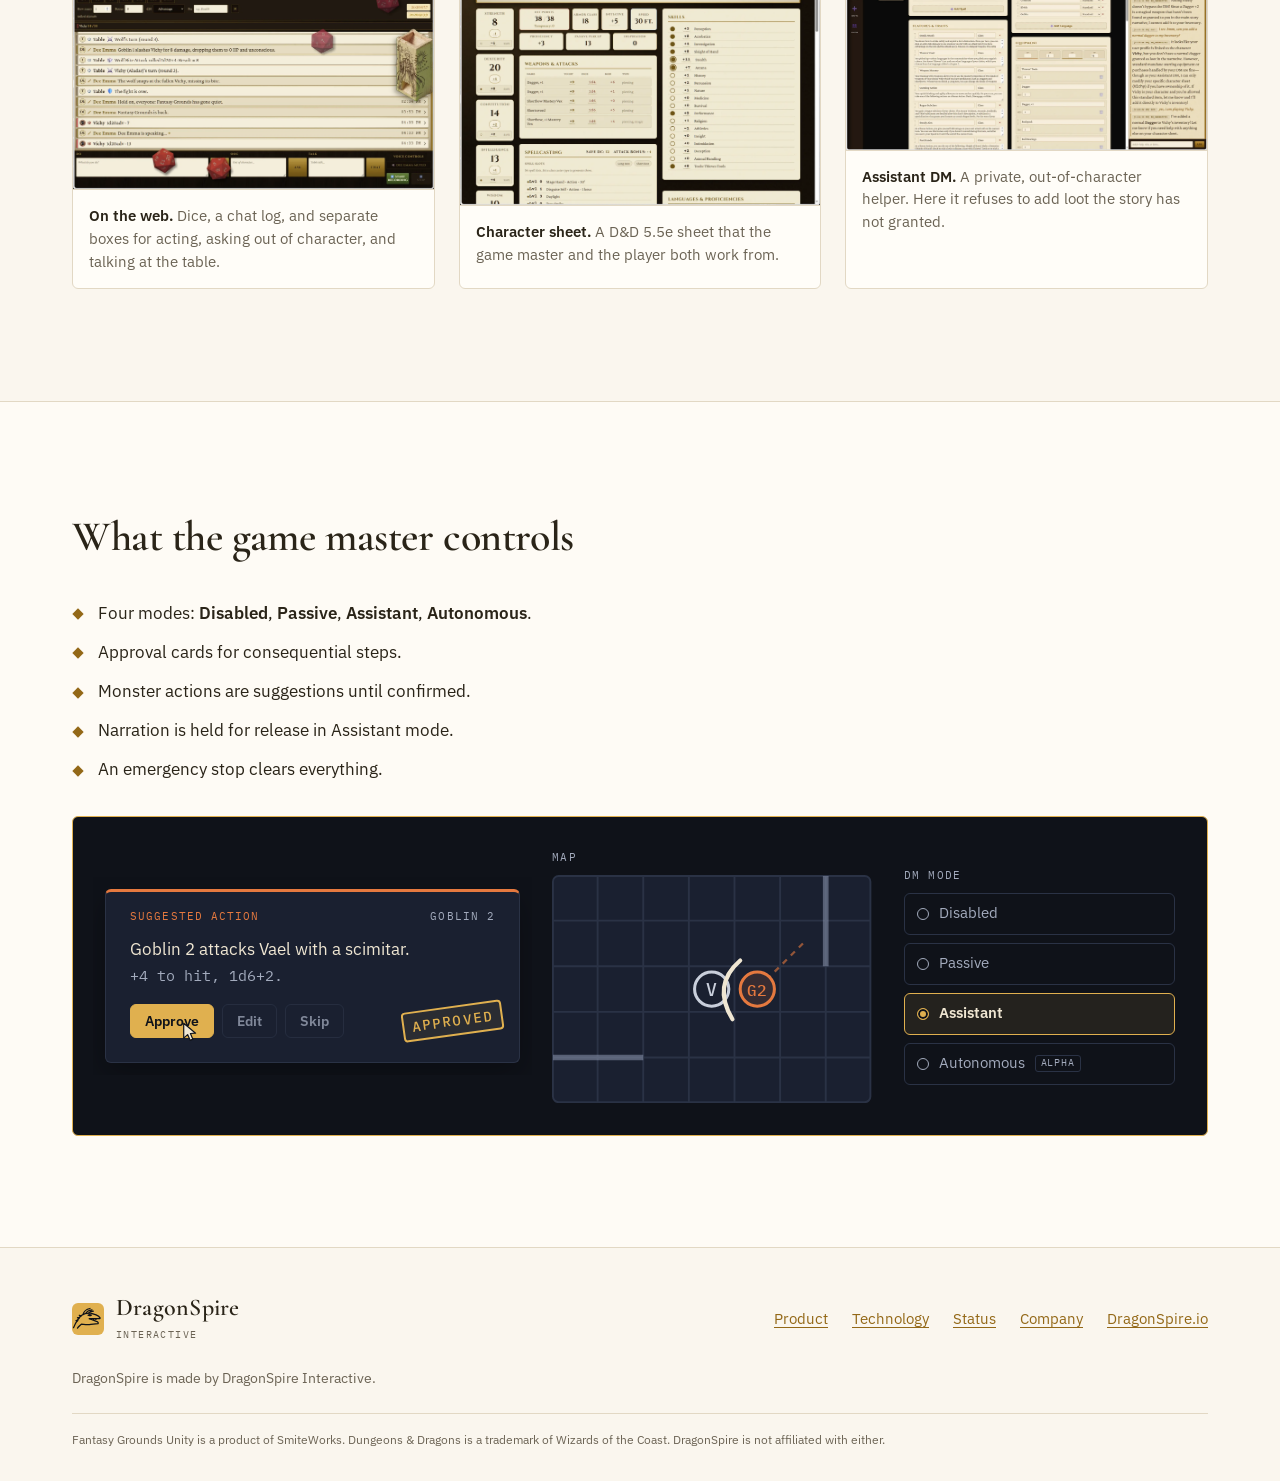
<file: product.html>
<!doctype html>
<html lang="en" data-theme="light">
<head>
<meta charset="utf-8">
<meta name="viewport" content="width=device-width, initial-scale=1">
<title>Product · DragonSpire Interactive</title>
<meta name="description" content="DragonSpire is a fully autonomous AI game master: it narrates, rules on actions, runs monsters, tracks combat, and hands out loot. It already runs in Autonomous mode, but it is alpha, sometimes gets stuck, and still needs some help from a human GM. A full unattended session is not yet proven. GMs who want to stay in charge can use Assistant mode, a feature where a human approves each move.">
<script>document.documentElement.classList.add("js")</script>
<script>try{var t=localStorage.getItem("ds-theme");if(t==="light"||t==="dark")document.documentElement.setAttribute("data-theme",t);}catch(e){}</script>
<link rel="icon" type="image/svg+xml" href="assets/icons/favicon.svg">
<link rel="icon" href="assets/icons/favicon.ico" sizes="48x48">
<link rel="apple-touch-icon" href="assets/icons/apple-touch-icon.png">
<link rel="manifest" href="assets/icons/manifest.webmanifest">
<link rel="preconnect" href="https://fonts.googleapis.com">
<link rel="preconnect" href="https://fonts.gstatic.com" crossorigin>
<link rel="stylesheet" href="https://fonts.googleapis.com/css2?family=Cormorant+Garamond:ital,wght@0,500;0,600;0,700;1,500&amp;family=IBM+Plex+Mono:wght@400;500&amp;family=IBM+Plex+Sans:wght@400;500;600&amp;display=swap">
<link rel="stylesheet" href="assets/css/ds.css">
<link rel="stylesheet" href="assets/css/components.css">
<link rel="stylesheet" href="assets/css/a5.css">
<link rel="stylesheet" href="assets/css/a7.css">
<link rel="stylesheet" href="assets/css/site.css">
</head>
<body>
<a class="skip-link" href="#main">Skip to content</a>

<!-- SHELL: header (copy to every page; move aria-current="page" to that page's link) -->
<header class="site-nav">
  <div class="site-nav__inner">
    <a class="logo" href="index.html" aria-label="DragonSpire Interactive, home"><img class="logo__mark" src="assets/icons/favicon.svg" alt="" width="32" height="32"><span><span class="logo__word">DragonSpire</span> <span class="logo__sub">Interactive</span></span></a>
    <div class="site-nav__tools"><button class="theme-toggle" type="button" data-theme-toggle aria-label="Switch theme"><svg class="i-sun" viewBox="0 0 24 24" aria-hidden="true"><circle cx="12" cy="12" r="4.2"/><path d="M12 2.5v2.2M12 19.3v2.2M2.5 12h2.2M19.3 12h2.2M5.3 5.3l1.6 1.6M17.1 17.1l1.6 1.6M5.3 18.7l1.6-1.6M17.1 6.9l1.6-1.6"/></svg><svg class="i-moon" viewBox="0 0 24 24" aria-hidden="true"><path d="M20 14.5A8 8 0 0 1 9.5 4a8 8 0 1 0 10.5 10.5z"/></svg></button><button class="site-nav__toggle" type="button" data-nav-toggle aria-expanded="false" aria-controls="site-menu"><span class="site-nav__bars" aria-hidden="true"></span><span class="site-nav__toggle-text">Menu</span></button></div>
    <nav class="site-nav__menu" id="site-menu" aria-label="Main">
      <ul class="site-nav__links">
        <li><a href="product.html" aria-current="page">Product</a></li>
        <li><a href="technology.html">Technology</a></li>
        <li><a href="status.html">Status</a></li>
        <li><a href="company.html">Company</a></li>
      </ul>
      <a class="btn btn--secondary site-nav__cta" href="https://dragonspire.io">DragonSpire.io<span class="site-nav__ext" aria-hidden="true">↗</span></a>
    </nav>
  </div>
</header>
<!-- /SHELL: header -->

<main id="main">
  <!-- Hero -->
  <section class="co-hero pr-hero" aria-labelledby="h-hero">
    <div class="container co-hero__text">
      <p class="eyebrow">Product</p>
      <h1 id="h-hero">An AI game master for the whole table.</h1>
      <p class="lede">DragonSpire is a fully autonomous AI game master: it narrates, rules on actions, runs monsters, tracks combat, and hands out loot. It already runs in Autonomous mode, but it is alpha, sometimes gets stuck, and still needs some help from a human GM. A full unattended session is not yet proven. GMs who want to stay in charge can use Assistant mode, a feature where a human approves each move.</p>
    </div>
  </section>

  <!-- A table game -->
  <section class="section co-section tech-sec" aria-labelledby="h-table">
    <div class="container co-stack">
      <div class="section-head">
        <h2 id="h-table">A table game, not a video game</h2>
      </div>
      <p class="cp-body">DragonSpire is not a video game. It is built around a group of players getting together to play D&amp;D, with software and AI taking the place of the human GM at the table. It is multiplayer: your whole group plays the same game. With Fantasy Grounds, one player hosts as the game owner and runs FGU Link on their computer. On the web alone, everyone just joins and plays, with no host needed. The goal is a fully autonomous game that needs no hosting and no human GM.</p>
    </div>
  </section>

  <!-- Who it is for -->
  <section class="section co-section" aria-labelledby="h-who">
    <div class="container co-stack">
      <div class="section-head">
        <h2 id="h-who">Who it is for</h2>
      </div>
      <ul class="pr-who">
        <li class="pr-who__card">
          <h3 class="pr-who__title">Game masters</h3>
          <p>Assistant mode, a feature for GMs who want a co-GM: it handles rules, bookkeeping, monster turns and narration drafts, with every consequential step behind an approval card.</p>
        </li>
        <li class="pr-who__card">
          <h3 class="pr-who__title">Players</h3>
          <p>A game master on voice, on the web and inside Fantasy Grounds, who never rolls for or decides for your character.</p>
        </li>
        <li class="pr-who__card pr-who__card--dev">
          <div class="pr-who__head">
            <h3 class="pr-who__title">Groups without a GM</h3>
            <span class="badge pr-dev-tag">Alpha</span>
          </div>
          <p>Autonomous mode, where DragonSpire runs the table with no human GM. This is the goal of the product. It runs today, but it sometimes gets stuck and still needs some help from a human GM.</p>
        </li>
      </ul>
    </div>
  </section>

  <!-- Where you play -->
  <section class="section co-section co-section--tint" aria-labelledby="h-where">
    <div class="container co-stack">
      <div class="section-head">
        <h2 id="h-where">Where you play</h2>
      </div>
      <ul class="pr-surfaces">
        <li class="pr-surface p-fgu">
          <svg class="pr-surface__icon" viewBox="0 0 40 40" aria-hidden="true" focusable="false"><rect x="5" y="5" width="30" height="30" rx="2"/><path d="M15 5 V35 M25 5 V35 M5 15 H35 M5 25 H35"/><circle cx="20" cy="20" r="3.2"/></svg>
          <h3 class="pr-surface__name">Fantasy Grounds Unity</h3>
          <p>Fantasy Grounds brings the crunch: hard mechanical functions, effect codes that run spells and conditions, character sheets, and the only place maps work. Bring the content you bought for it, or play with the free SRD rulesets that come with it. It is free to play now, with content for sale from SmiteWorks, Wizards of the Coast and hundreds of third-party creators.</p>
        </li>
        <li class="pr-surface p-dee">
          <svg class="pr-surface__icon" viewBox="0 0 40 40" aria-hidden="true" focusable="false"><path d="M5 17 V23 M10.5 12 V28 M16 7 V33 M21.5 13 V27 M27 9 V31 M32.5 15 V25"/></svg>
          <h3 class="pr-surface__name">Discord voice</h3>
          <p>A narrator voice and the manners to wait for a pause.</p>
        </li>
        <li class="pr-surface p-web">
          <svg class="pr-surface__icon" viewBox="0 0 40 40" aria-hidden="true" focusable="false"><rect x="4" y="7" width="32" height="26" rx="2.5"/><path d="M4 14 H36"/><circle cx="8.5" cy="10.5" r="0.9"/><circle cx="12" cy="10.5" r="0.9"/><circle cx="15.5" cy="10.5" r="0.9"/></svg>
          <h3 class="pr-surface__name">The web</h3>
          <p>Chat with the GM, roll 3D dice, see your sheet, the party and the initiative order. No Fantasy Grounds needed.</p>
        </li>
      </ul>
      <p class="small muted">Sign in with a Google account. Joining a campaign takes an invite or a developer's approval; to request a spot, email <a href="mailto:play@dragonspire.io">play@dragonspire.io</a>.<br>Runs using free Fantasy Grounds Unity software locally, in a Discord voice channel, and/or on the web. Each component is optional. You can play just on the web. You can play with just Discord &amp; FGU.</p>
      <!-- A5 (calm), shared with dragonspire.io -->
      <figure class="diagram-frame a5 a5--calm" aria-label="One game master at three tables: Cory, the brain, is wired to Fantasy Grounds Unity, where a goblin takes 9 damage and drops from 12 to 3 hit points, to Discord voice, where Dee Emma narrates, and to the web, where a d20 lands and the chat reads &quot;Your axe bites deep. The goblin staggers.&quot;">
        <div class="diagram-frame__panel">
          <div class="a5__stage" aria-hidden="true">
            <p class="a5-cory p-cory"><span class="a5-cory__name">Cory</span><span class="a5-cory__role">the brain</span></p>
            <svg class="a5-wires" viewBox="0 0 1000 48" preserveAspectRatio="none" focusable="false">
              <path class="a5-wire" pathLength="1" d="M500 0 V24 H162 V48"/>
              <path class="a5-wire" pathLength="1" d="M500 0 V48"/>
              <path class="a5-wire" pathLength="1" d="M500 0 V24 H838 V48"/>
              <path class="a5-wire a5-wire--pulse" pathLength="1" d="M500 0 V24 H162 V48"/>
              <path class="a5-wire a5-wire--pulse" pathLength="1" d="M500 0 V48"/>
              <path class="a5-wire a5-wire--pulse" pathLength="1" d="M500 0 V24 H838 V48"/>
            </svg>
            <div class="a5-wins">

              <div class="a5-win p-fgu">
                <p class="a5-win__bar"><span class="a5-win__dots"><i></i><i></i><i></i></span><span class="a5-win__title">Fantasy Grounds Unity</span></p>
                <svg class="a5-art" viewBox="0 0 300 188" focusable="false">
                  <rect class="a5-map" x="9" y="10" width="168" height="168" rx="2"/>
                  <path class="a5-grid" d="M33 10 V178 M57 10 V178 M81 10 V178 M105 10 V178 M129 10 V178 M153 10 V178 M9 34 H177 M9 58 H177 M9 82 H177 M9 106 H177 M9 130 H177 M9 154 H177"/>
                  <path class="a5-wall" d="M129 10 V58 H177 M9 130 H33 V178"/>
                  <g class="a5-tok a5-tok--pc"><circle cx="69" cy="94" r="9.5"/><circle class="a5-tok__dot" cx="69" cy="94" r="2.5"/></g>
                  <g class="a5-tok a5-tok--pc"><circle cx="45" cy="142" r="9.5"/><circle class="a5-tok__dot" cx="45" cy="142" r="2.5"/></g>
                  <g class="a5-tok a5-tok--foe"><circle cx="141" cy="118" r="9.5"/><text class="a5-tok__t" x="141" y="121.5">G</text></g>
                  <circle class="a5-hit" cx="93" cy="94" r="13"/>
                  <g class="a5-tok a5-tok--foe a5-goblin"><circle class="a5-goblin__body" cx="93" cy="94" r="9.5"/><text class="a5-tok__t" x="93" y="97.5">G</text></g>
                  <rect class="a5-hp__track" x="81" y="108" width="24" height="3" rx="1.5"/>
                  <rect class="a5-hp__fill" x="81" y="108" width="24" height="3" rx="1.5"/>
                  <text class="a5-dmg" x="93" y="77">&minus;9</text>
                  <text class="a5-t a5-t--label" x="188" y="21">Combat tracker</text>
                  <g class="a5-row"><rect x="186" y="30" width="106" height="24" rx="3"/><text class="a5-t a5-t--num" x="194" y="46">18</text><text class="a5-t" x="212" y="46">Vael</text></g>
                  <rect class="a5-row__hl" x="186" y="58" width="106" height="24" rx="3"/>
                  <g class="a5-row"><rect x="186" y="58" width="106" height="24" rx="3"/><text class="a5-t a5-t--num" x="194" y="74">15</text><text class="a5-t" x="212" y="74">Goblin</text></g>
                  <text class="a5-t a5-t--hp a5-hp-old" x="286" y="74">12</text>
                  <text class="a5-t a5-t--hp a5-hp-new" x="286" y="74">3</text>
                  <g class="a5-row"><rect x="186" y="86" width="106" height="24" rx="3"/><text class="a5-t a5-t--num" x="194" y="102">12</text><text class="a5-t" x="212" y="102">Brin</text></g>
                  <g class="a5-row"><rect x="186" y="114" width="106" height="24" rx="3"/><text class="a5-t a5-t--num" x="194" y="130">9</text><text class="a5-t" x="212" y="130">Goblin 2</text></g>
                  <g class="a5-row"><rect x="186" y="142" width="106" height="24" rx="3"/><text class="a5-t a5-t--num" x="194" y="158">6</text><text class="a5-t" x="212" y="158">Oska</text></g>
                </svg>
              </div>

              <div class="a5-win p-dee">
                <p class="a5-win__bar"><span class="a5-win__dots"><i></i><i></i><i></i></span><span class="a5-win__title">Discord voice</span></p>
                <svg class="a5-art" viewBox="0 0 300 188" focusable="false">
                  <path class="a5-spk" d="M11 13 H14 L18.5 9.5 V22.5 L14 19 H11 Z M22 12 Q25 16 22 20 M25 9.5 Q30 16 25 22.5"/>
                  <text class="a5-t a5-t--label" x="34" y="20.5">voice · the table</text>
                  <g class="a5-tile"><rect x="9" y="32" width="90" height="72" rx="6"/><circle class="a5-av" cx="54" cy="62" r="16"/><rect class="a5-name" x="34" y="90" width="40" height="4" rx="2"/></g>
                  <g class="a5-tile"><rect x="201" y="32" width="90" height="72" rx="6"/><circle class="a5-av" cx="246" cy="62" r="16"/><rect class="a5-name" x="230" y="90" width="32" height="4" rx="2"/></g>
                  <g class="a5-tile"><rect x="9" y="110" width="90" height="72" rx="6"/><circle class="a5-av" cx="54" cy="140" r="16"/><rect class="a5-name" x="32" y="168" width="44" height="4" rx="2"/></g>
                  <g class="a5-tile"><rect x="105" y="110" width="90" height="72" rx="6"/><circle class="a5-av" cx="150" cy="140" r="16"/><rect class="a5-name" x="132" y="168" width="36" height="4" rx="2"/></g>
                  <g class="a5-tile"><rect x="201" y="110" width="90" height="72" rx="6"/><circle class="a5-av" cx="246" cy="140" r="16"/><rect class="a5-name" x="226" y="168" width="40" height="4" rx="2"/></g>
                  <g class="a5-tile a5-tile--dee"><rect x="105" y="32" width="90" height="72" rx="6"/><circle class="a5-av a5-av--dee" cx="150" cy="62" r="16"/><text class="a5-av__t" x="150" y="67">DE</text><text class="a5-t a5-t--dee" x="150" y="96">Dee Emma</text></g>
                  <g class="a5-speak">
                    <rect class="a5-speak__tile" x="105" y="32" width="90" height="72" rx="6"/>
                    <circle class="a5-speak__pulse" cx="150" cy="62" r="20"/>
                    <circle class="a5-speak__ring" cx="150" cy="62" r="20"/>
                  </g>
                </svg>
              </div>

              <div class="a5-win p-web">
                <p class="a5-win__bar"><span class="a5-win__dots"><i></i><i></i><i></i></span><span class="a5-win__url">play.dragonspire.io</span></p>
                <svg class="a5-art" viewBox="0 0 300 188" focusable="false">
                  <text class="a5-t a5-t--label" x="10" y="21">Chat</text>
                  <rect class="a5-bub" x="10" y="30" width="122" height="24" rx="6"/><rect class="a5-name" x="18" y="37" width="70" height="3.5" rx="1.75"/><rect class="a5-name" x="18" y="45" width="96" height="3.5" rx="1.75"/>
                  <rect class="a5-bub" x="62" y="60" width="114" height="18" rx="6"/><rect class="a5-name" x="70" y="67.25" width="86" height="3.5" rx="1.75"/>
                  <g class="a5-say">
                    <rect class="a5-say__bub" x="10" y="86" width="166" height="56" rx="6"/>
                    <text class="a5-t a5-t--gm" x="19" y="101">GM</text>
                    <text class="a5-t a5-t--say" x="19" y="117">Your axe bites deep.</text>
                    <text class="a5-t a5-t--say" x="19" y="132">The goblin staggers.</text>
                  </g>
                  <rect class="a5-bub" x="10" y="154" width="166" height="24" rx="12"/><rect class="a5-name" x="22" y="164.25" width="58" height="3.5" rx="1.75"/>
                  <g class="a5-die"><path transform="translate(213.6 8) scale(2.2)" d="M12 2 L21 7 V17 L12 22 L3 17 V7 Z M12 2 L7 10 H17 Z M7 10 L3 17 M17 10 L21 17 M7 10 L12 22 L17 10 M3 7 L7 10 M21 7 L17 10"/></g>
                  <text class="a5-die__n" x="240" y="76">14</text>
                  <rect class="a5-bub" x="190" y="94" width="100" height="84" rx="4"/>
                  <rect class="a5-name a5-name--strong" x="198" y="103" width="46" height="5" rx="2.5"/>
                  <text class="a5-t a5-t--tiny" x="198" y="125">HP</text>
                  <rect class="a5-hp__track" x="216" y="120" width="66" height="4" rx="2"/>
                  <rect class="a5-sheet__hp" x="216" y="120" width="54" height="4" rx="2"/>
                  <rect class="a5-box" x="198" y="138" width="24" height="30" rx="3"/><rect class="a5-box" x="228" y="138" width="24" height="30" rx="3"/><rect class="a5-box" x="258" y="138" width="24" height="30" rx="3"/>
                </svg>
              </div>

            </div>
          </div>
          <p class="a5__caption">Three tables. <em>One game master.</em></p>
        </div>
      </figure>
    </div>
  </section>

  <!-- A game night -->
  <section class="section co-section" aria-labelledby="h-night">
    <div class="container pr-night">
      <div class="section-head pr-night__head">
        <h2 id="h-night">A game night</h2>
      </div>
      <ol class="timeline pr-timeline">
        <li class="timeline__step"><div class="timeline__body"><p class="timeline__text">The GM opens Fantasy Grounds; FGU Link connects to Cory. Players join Fantasy Grounds and Discord; Dee Emma says hello once.</p></div></li>
        <li class="timeline__step"><div class="timeline__body"><p class="timeline__text">The GM picks a mode: Passive, Assistant or Autonomous.</p></div></li>
        <li class="timeline__step"><div class="timeline__body"><p class="timeline__text">Players talk. Cory decides whether a line is meant for the GM, checks whose turn it is, and answers, aloud in Discord and in Fantasy Grounds.</p></div></li>
        <li class="timeline__step"><div class="timeline__body"><p class="timeline__text">A fight starts. Monsters go on the combat tracker, players roll their own initiative, and Cory follows the tracker turn by turn, asking each player to roll and suggesting each monster's move for the GM to confirm.</p></div></li>
        <li class="timeline__step"><div class="timeline__body"><p class="timeline__text">The last foe falls. The GM offers loot; loot a player simply claims is refused.</p></div></li>
        <li class="timeline__step"><div class="timeline__body"><p class="timeline__text">A quiet table gets one gentle prompt. A long silence is treated as a break.</p></div></li>
      </ol>
    </div>
  </section>

  <!-- Screenshots -->
  <section class="section co-section" aria-labelledby="h-screens">
    <div class="container">
      <div class="section-head">
        <h2 id="h-screens">What it looks like in play</h2>
        <p class="lede">Screenshots from a running alpha campaign.</p>
      </div>
      <div class="shots">
      <figure class="shot shot--wide">
        <img src="assets/img/shot-fantasy-grounds-bridge.webp" width="1600" height="870" alt="Fantasy Grounds Unity with the AI Bridge Console open in Autonomous mode, a combat tracker listing the character Vichy, and an art handout image of a tavern." loading="lazy" decoding="async">
        <figcaption><strong>In Fantasy Grounds.</strong> The AI bridge console set to Autonomous mode, beside the combat tracker and a tavern handout the game master shared with the table.</figcaption>
      </figure>
      <figure class="shot">
        <img src="assets/img/shot-web-table.webp" width="1600" height="1134" alt="The DragonSpire web client: a d20 roll with advantage, red dice on screen, and a chat log of game master narration and dice results during a fight." loading="lazy" decoding="async">
        <figcaption><strong>On the web.</strong> Dice, a chat log, and separate boxes for acting, asking out of character, and talking at the table.</figcaption>
      </figure>
      <figure class="shot">
        <img src="assets/img/shot-character-sheet.webp" width="1600" height="1205" alt="A character sheet for Vichy, a level 5 human rogue, showing ability scores, hit points, weapons and attacks, spellcasting, and skills." loading="lazy" decoding="async">
        <figcaption><strong>Character sheet.</strong> A D&amp;D 5.5e sheet that the game master and the player both work from.</figcaption>
      </figure>
      <figure class="shot">
        <img src="assets/img/shot-assistant-dm.webp" width="1600" height="959" alt="The Assistant DM panel beside a character sheet editor: a player asks for an item to be added and the assistant explains it cannot hand out loot the story has not granted." loading="lazy" decoding="async">
        <figcaption><strong>Assistant DM.</strong> A private, out-of-character helper. Here it refuses to add loot the story has not granted.</figcaption>
      </figure>

      </div>
    </div>
  </section>

  <!-- What the game master controls -->
  <section class="section co-section co-section--tint" aria-labelledby="h-controls">
    <div class="container co-stack">
      <div class="section-head">
        <h2 id="h-controls">What the game master controls</h2>
      </div>
      <ul class="pr-controls">
        <li>Four modes: <span class="pr-modes"><span class="pr-mode">Disabled</span>, <span class="pr-mode">Passive</span>, <span class="pr-mode">Assistant</span>, <span class="pr-mode">Autonomous</span></span>.</li>
        <li>Approval cards for consequential steps.</li>
        <li>Monster actions are suggestions until confirmed.</li>
        <li>Narration is held for release in Assistant mode.</li>
        <li>An emergency stop clears everything.</li>
      </ul>
      <!-- A7 (calm), shared with dragonspire.io -->
      <figure class="diagram-frame a7 a7--calm" role="img" aria-label="The game master approves a card for Goblin 2's scimitar attack on Vael (+4 to hit, 1d6+2) and the attack plays out on a small map, beside a DM mode switch of Disabled, Passive, Assistant (selected) and Autonomous (alpha).">
        <div class="diagram-frame__panel">
          <div class="a7__stage" aria-hidden="true">

            <div class="a7-desk">
              <div class="a7-card p-fgu">
                <p class="a7-card__head"><span class="a7-card__kicker">Suggested action</span><span class="a7-card__who">Goblin 2</span></p>
                <p class="a7-card__text">Goblin 2 attacks Vael with a scimitar. <span class="a7-card__roll">+4 to hit, 1d6+2.</span></p>
                <p class="a7-card__btns">
                  <span class="a7-btn a7-btn--approve">Approve<svg class="a7-cursor" viewBox="0 0 20 24" focusable="false"><path d="M2 1.5 L2 19 L6.6 14.8 L9.6 21.6 L12.8 20.2 L9.9 13.5 L16 13.2 Z"/></svg></span>
                  <span class="a7-btn a7-btn--other">Edit</span>
                  <span class="a7-btn a7-btn--other">Skip</span>
                </p>
                <span class="a7-stamp">approved</span>
              </div>
            </div>

            <div class="a7-map">
              <p class="a7-label">Map</p>
              <svg class="a7-map__art" viewBox="0 0 168 120" focusable="false">
                <rect class="a7-map__bg" x="0.5" y="0.5" width="167" height="119" rx="3"/>
                <path class="a7-map__grid" d="M24 0.5 V119.5 M48 0.5 V119.5 M72 0.5 V119.5 M96 0.5 V119.5 M120 0.5 V119.5 M144 0.5 V119.5 M0.5 24 H167.5 M0.5 48 H167.5 M0.5 72 H167.5 M0.5 96 H167.5"/>
                <path class="a7-map__wall" d="M0.5 96 H48 M144 0.5 V48"/>
                <path class="a7-path" d="M132 36 L108 60"/>
                <g class="a7-vael"><circle class="a7-vael__flash" cx="84" cy="60" r="14"/><circle class="a7-tok a7-tok--pc" cx="84" cy="60" r="9"/><text class="a7-tok__t a7-tok__t--pc" x="84" y="63.5">V</text></g>
                <g class="a7-gob"><circle class="a7-tok a7-tok--foe" cx="108" cy="60" r="9"/><text class="a7-tok__t" x="108" y="63.5">G2</text></g>
                <path class="a7-slash" pathLength="1" d="M99 45 Q84 58 95 76"/>
              </svg>
            </div>

            <div class="a7-modes">
              <p class="a7-label">DM mode</p>
              <ol class="a7-switch">
                <li class="a7-opt"><span class="a7-opt__dot"></span>Disabled</li>
                <li class="a7-opt"><span class="a7-opt__dot"></span>Passive</li>
                <li class="a7-opt a7-opt--on"><span class="a7-opt__dot"></span>Assistant</li>
                <li class="a7-opt"><span class="a7-opt__dot"></span>Autonomous <span class="a7-tag">alpha</span></li>
              </ol>
            </div>

          </div>
        </div>
      </figure>
    </div>
  </section>
</main>

<!-- SHELL: footer (copy to every page unchanged) -->
<footer class="site-footer">
  <div class="site-footer__inner">
    <div class="site-footer__top">
      <a class="logo" href="index.html" aria-label="DragonSpire Interactive, home"><img class="logo__mark" src="assets/icons/favicon.svg" alt="" width="32" height="32"><span><span class="logo__word">DragonSpire</span> <span class="logo__sub">Interactive</span></span></a>
      <ul class="site-footer__links">
        <li><a href="product.html">Product</a></li>
        <li><a href="technology.html">Technology</a></li>
        <li><a href="status.html">Status</a></li>
        <li><a href="company.html">Company</a></li>
        <li><a href="https://dragonspire.io">DragonSpire.io</a></li>
      </ul>
    </div>
    <p class="site-footer__made">DragonSpire is made by DragonSpire Interactive.</p>
    <p class="site-footer__legal">Fantasy Grounds Unity is a product of SmiteWorks. Dungeons &amp; Dragons is a trademark of Wizards of the Coast. DragonSpire is not affiliated with either.</p>
  </div>
</footer>
<!-- /SHELL: footer -->

<script src="assets/js/ds.js"></script>
<script src="assets/js/a5.js"></script>
<script src="assets/js/a7.js"></script>
</body>
</html>
</file>
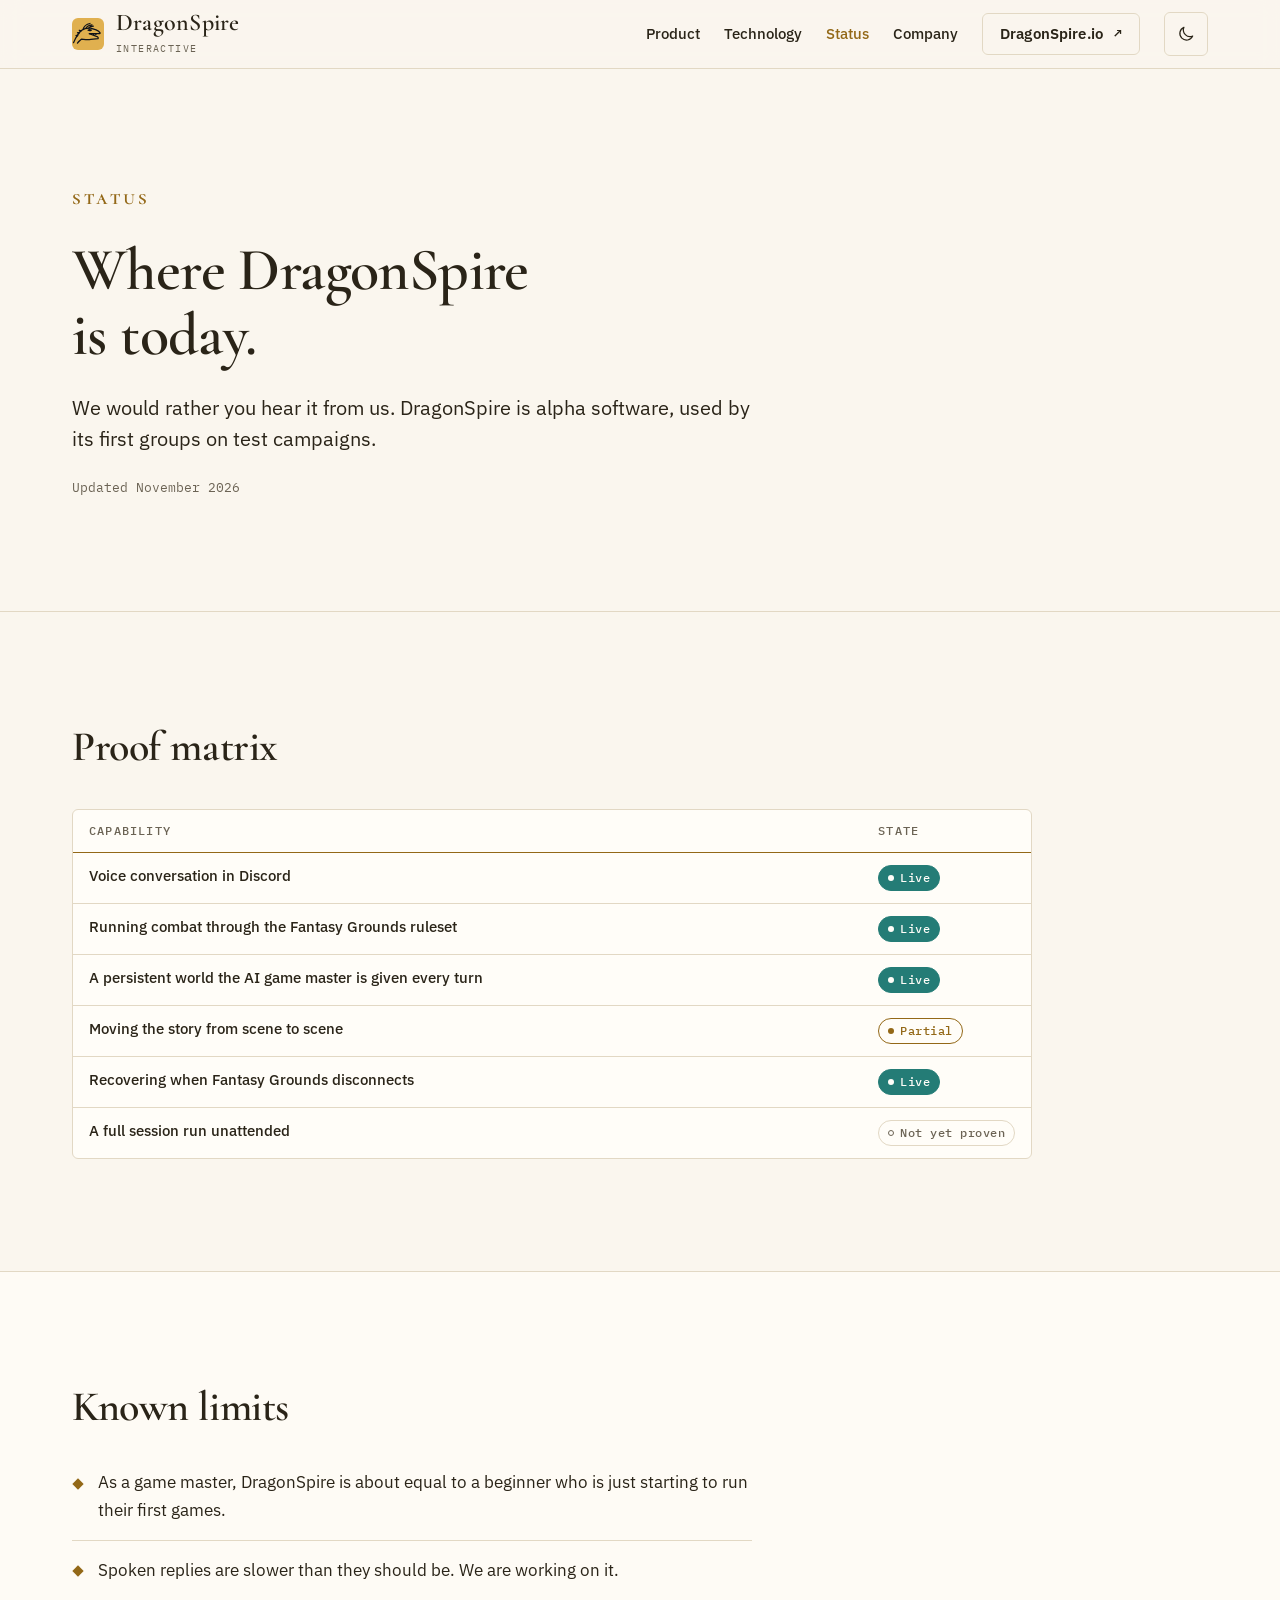
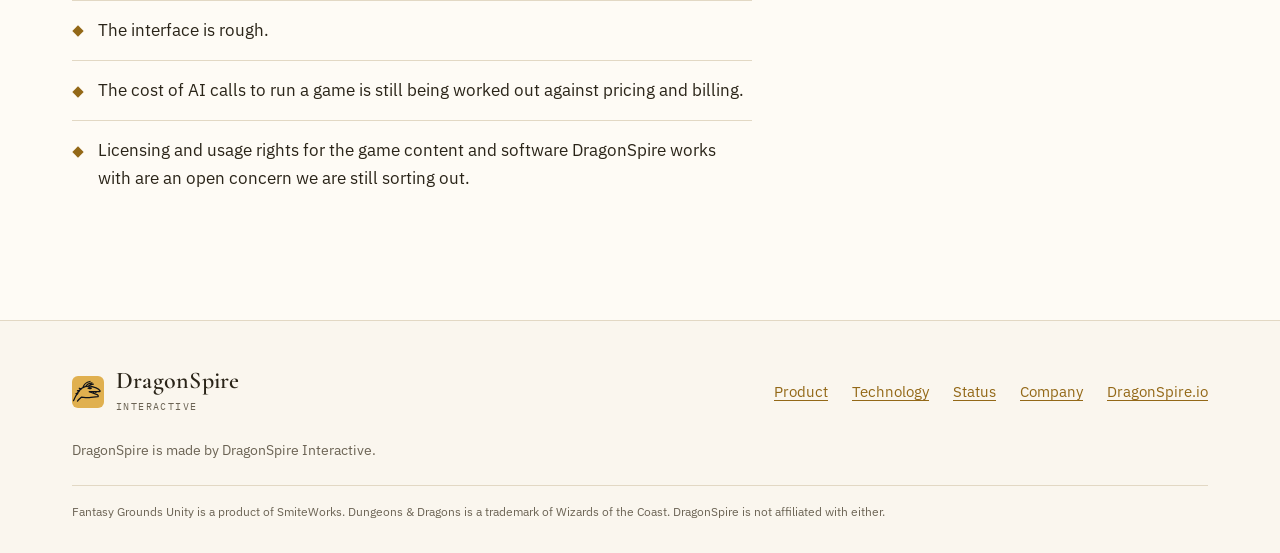
<file: status.html>
<!doctype html>
<html lang="en" data-theme="light">
<head>
<meta charset="utf-8">
<meta name="viewport" content="width=device-width, initial-scale=1">
<title>Status · DragonSpire Interactive</title>
<meta name="description" content="We would rather you hear it from us. DragonSpire is alpha software, used by its first groups on test campaigns.">
<script>document.documentElement.classList.add("js")</script>
<script>try{var t=localStorage.getItem("ds-theme");if(t==="light"||t==="dark")document.documentElement.setAttribute("data-theme",t);}catch(e){}</script>
<link rel="icon" type="image/svg+xml" href="assets/icons/favicon.svg">
<link rel="icon" href="assets/icons/favicon.ico" sizes="48x48">
<link rel="apple-touch-icon" href="assets/icons/apple-touch-icon.png">
<link rel="manifest" href="assets/icons/manifest.webmanifest">
<link rel="preconnect" href="https://fonts.googleapis.com">
<link rel="preconnect" href="https://fonts.gstatic.com" crossorigin>
<link rel="stylesheet" href="https://fonts.googleapis.com/css2?family=Cormorant+Garamond:ital,wght@0,500;0,600;0,700;1,500&amp;family=IBM+Plex+Mono:wght@400;500&amp;family=IBM+Plex+Sans:wght@400;500;600&amp;display=swap">
<link rel="stylesheet" href="assets/css/ds.css">
<link rel="stylesheet" href="assets/css/components.css">
<link rel="stylesheet" href="assets/css/site.css">
</head>
<body>
<a class="skip-link" href="#main">Skip to content</a>

<!-- SHELL: header (copy to every page; move aria-current="page" to that page's link) -->
<header class="site-nav">
  <div class="site-nav__inner">
    <a class="logo" href="index.html" aria-label="DragonSpire Interactive, home"><img class="logo__mark" src="assets/icons/favicon.svg" alt="" width="32" height="32"><span><span class="logo__word">DragonSpire</span> <span class="logo__sub">Interactive</span></span></a>
    <div class="site-nav__tools"><button class="theme-toggle" type="button" data-theme-toggle aria-label="Switch theme"><svg class="i-sun" viewBox="0 0 24 24" aria-hidden="true"><circle cx="12" cy="12" r="4.2"/><path d="M12 2.5v2.2M12 19.3v2.2M2.5 12h2.2M19.3 12h2.2M5.3 5.3l1.6 1.6M17.1 17.1l1.6 1.6M5.3 18.7l1.6-1.6M17.1 6.9l1.6-1.6"/></svg><svg class="i-moon" viewBox="0 0 24 24" aria-hidden="true"><path d="M20 14.5A8 8 0 0 1 9.5 4a8 8 0 1 0 10.5 10.5z"/></svg></button><button class="site-nav__toggle" type="button" data-nav-toggle aria-expanded="false" aria-controls="site-menu"><span class="site-nav__bars" aria-hidden="true"></span><span class="site-nav__toggle-text">Menu</span></button></div>
    <nav class="site-nav__menu" id="site-menu" aria-label="Main">
      <ul class="site-nav__links">
        <li><a href="product.html">Product</a></li>
        <li><a href="technology.html">Technology</a></li>
        <li><a href="status.html" aria-current="page">Status</a></li>
        <li><a href="company.html">Company</a></li>
      </ul>
      <a class="btn btn--secondary site-nav__cta" href="https://dragonspire.io">DragonSpire.io<span class="site-nav__ext" aria-hidden="true">↗</span></a>
    </nav>
  </div>
</header>
<!-- /SHELL: header -->

<main id="main">
  <!-- Hero -->
  <section class="co-hero st-hero" aria-labelledby="h-hero">
    <div class="container co-hero__text">
      <p class="eyebrow">Status</p>
      <h1 id="h-hero">Where DragonSpire is today.</h1>
      <p class="lede">We would rather you hear it from us. DragonSpire is alpha software, used by its first groups on test campaigns.</p>
      <p class="mono muted st-updated">Updated November 2026</p>
    </div>
  </section>

  <!-- Proof matrix -->
  <section class="section co-section" aria-labelledby="h-matrix">
    <div class="container co-stack">
      <div class="section-head">
        <h2 id="h-matrix">Proof matrix</h2>
      </div>
      <div class="table-wrap st-matrix">
        <table class="compare">
          <thead>
            <tr><th scope="col">Capability</th><th scope="col">State</th></tr>
          </thead>
          <tbody>
            <tr>
              <th scope="row">Voice conversation in Discord</th>
              <td data-label="State"><span class="pill pill--live">Live</span></td>
            </tr>
            <tr>
              <th scope="row">Running combat through the Fantasy Grounds ruleset</th>
              <td data-label="State"><span class="pill pill--live">Live</span></td>
            </tr>
            <tr>
              <th scope="row">A persistent world the AI game master is given every turn</th>
              <td data-label="State"><span class="pill pill--live">Live</span></td>
            </tr>
            <tr>
              <th scope="row">Moving the story from scene to scene</th>
              <td data-label="State"><span class="pill pill--offline">Partial</span></td>
            </tr>
            <tr>
              <th scope="row">Recovering when Fantasy Grounds disconnects</th>
              <td data-label="State"><span class="pill pill--live">Live</span></td>
            </tr>
            <tr>
              <th scope="row">A full session run unattended</th>
              <td data-label="State"><span class="pill pill--unproven">Not yet proven</span></td>
            </tr>
          </tbody>
        </table>
      </div>
    </div>
  </section>

  <!-- Known limits -->
  <section class="section co-section co-section--tint" aria-labelledby="h-limits">
    <div class="container co-stack">
      <div class="section-head">
        <h2 id="h-limits">Known limits</h2>
      </div>
      <ul class="st-limits">
        <li>As a game master, DragonSpire is about equal to a beginner who is just starting to run their first games.</li>
        <li>Spoken replies are slower than they should be. We are working on it.</li>
        <li>The interface is rough.</li>
        <li>The cost of AI calls to run a game is still being worked out against pricing and billing.</li>
        <li>Licensing and usage rights for the game content and software DragonSpire works with are an open concern we are still sorting out.</li>
      </ul>
    </div>
  </section>
</main>

<!-- SHELL: footer (copy to every page unchanged) -->
<footer class="site-footer">
  <div class="site-footer__inner">
    <div class="site-footer__top">
      <a class="logo" href="index.html" aria-label="DragonSpire Interactive, home"><img class="logo__mark" src="assets/icons/favicon.svg" alt="" width="32" height="32"><span><span class="logo__word">DragonSpire</span> <span class="logo__sub">Interactive</span></span></a>
      <ul class="site-footer__links">
        <li><a href="product.html">Product</a></li>
        <li><a href="technology.html">Technology</a></li>
        <li><a href="status.html">Status</a></li>
        <li><a href="company.html">Company</a></li>
        <li><a href="https://dragonspire.io">DragonSpire.io</a></li>
      </ul>
    </div>
    <p class="site-footer__made">DragonSpire is made by DragonSpire Interactive.</p>
    <p class="site-footer__legal">Fantasy Grounds Unity is a product of SmiteWorks. Dungeons &amp; Dragons is a trademark of Wizards of the Coast. DragonSpire is not affiliated with either.</p>
  </div>
</footer>
<!-- /SHELL: footer -->

<script src="assets/js/ds.js"></script>
</body>
</html>
</file>
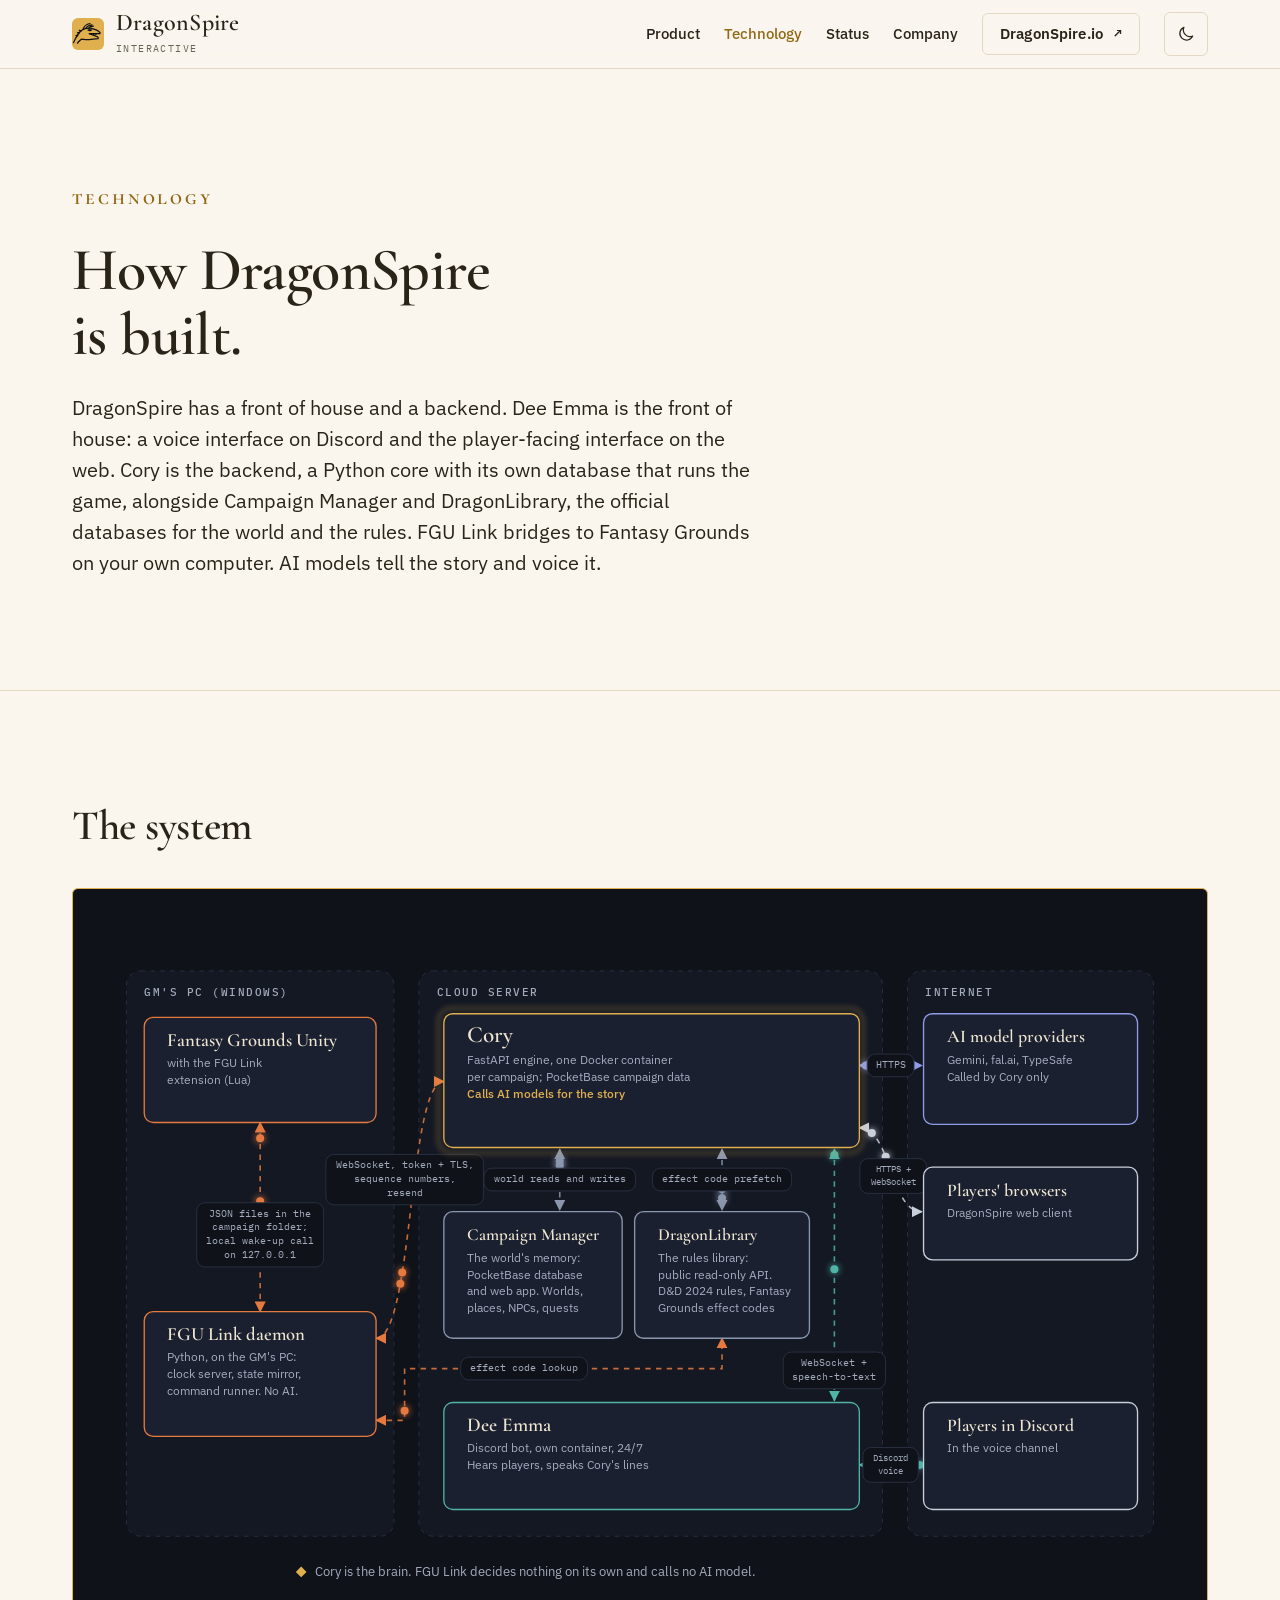
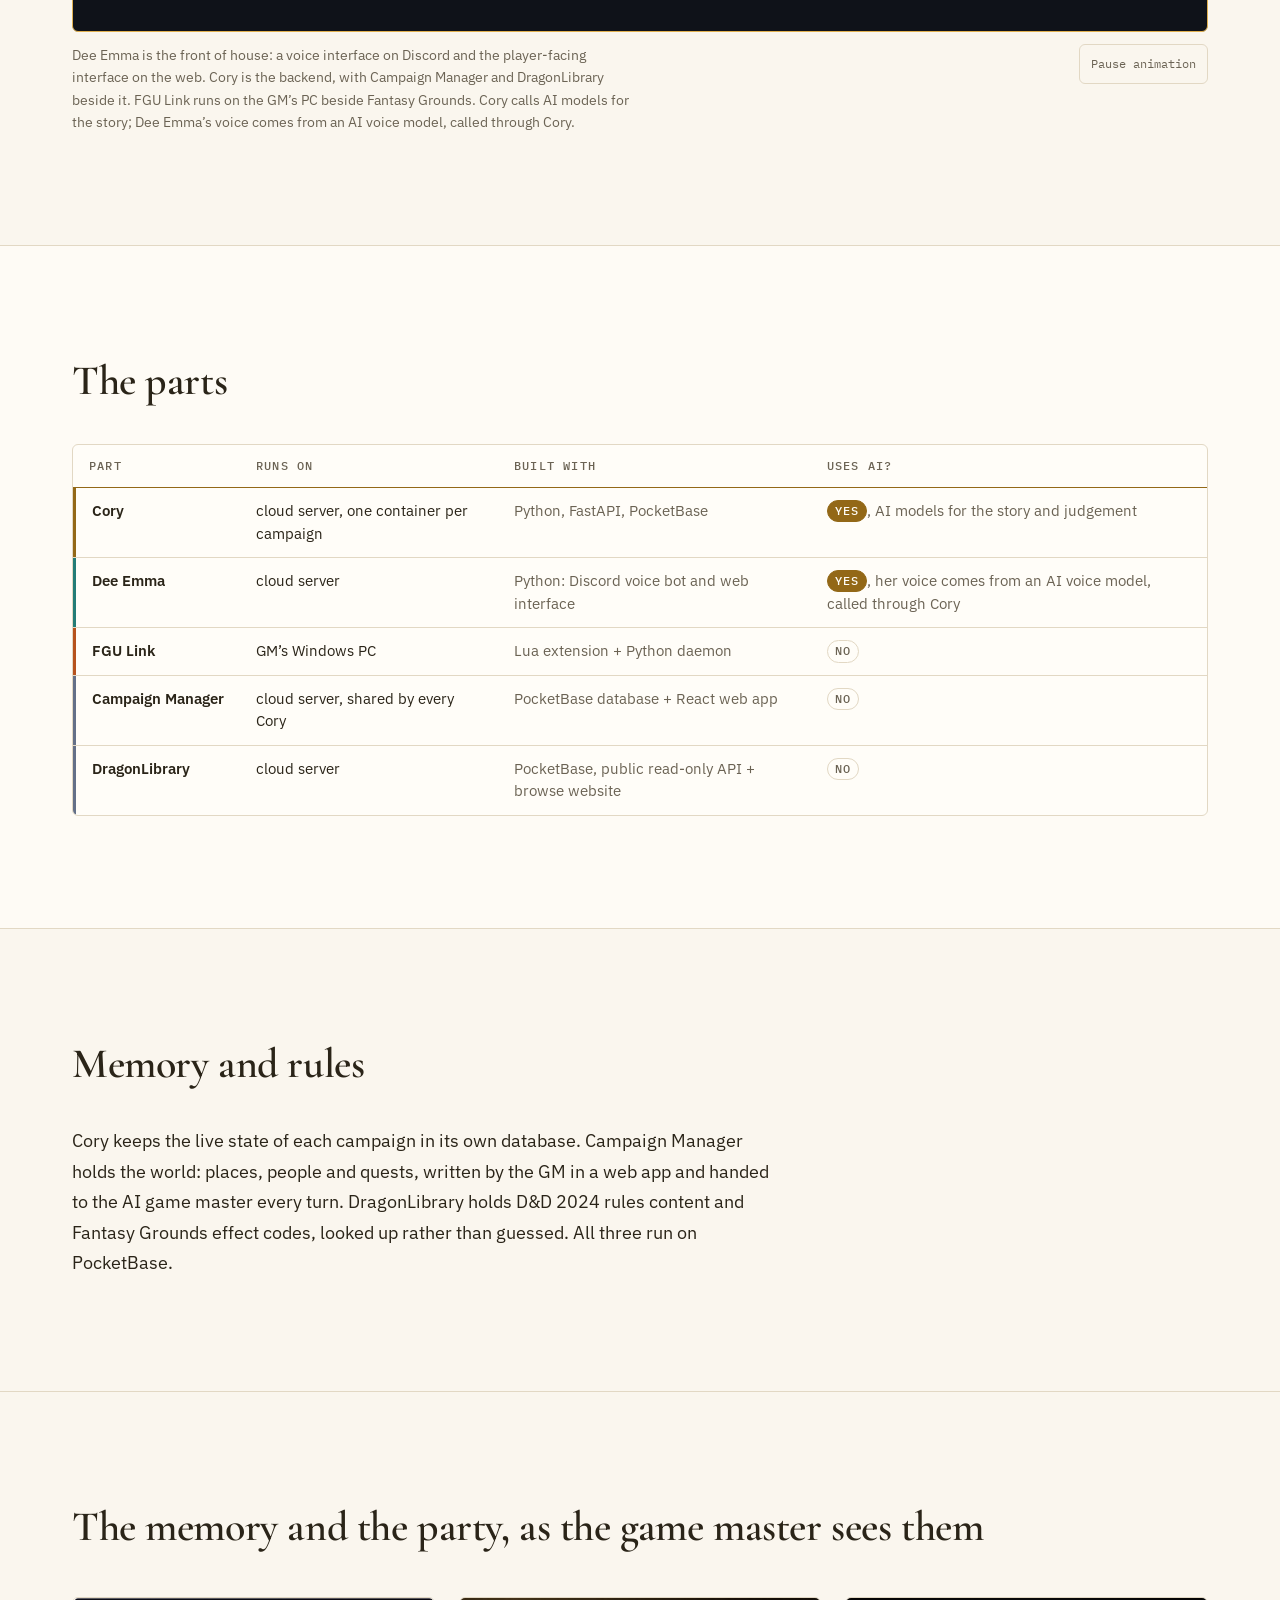
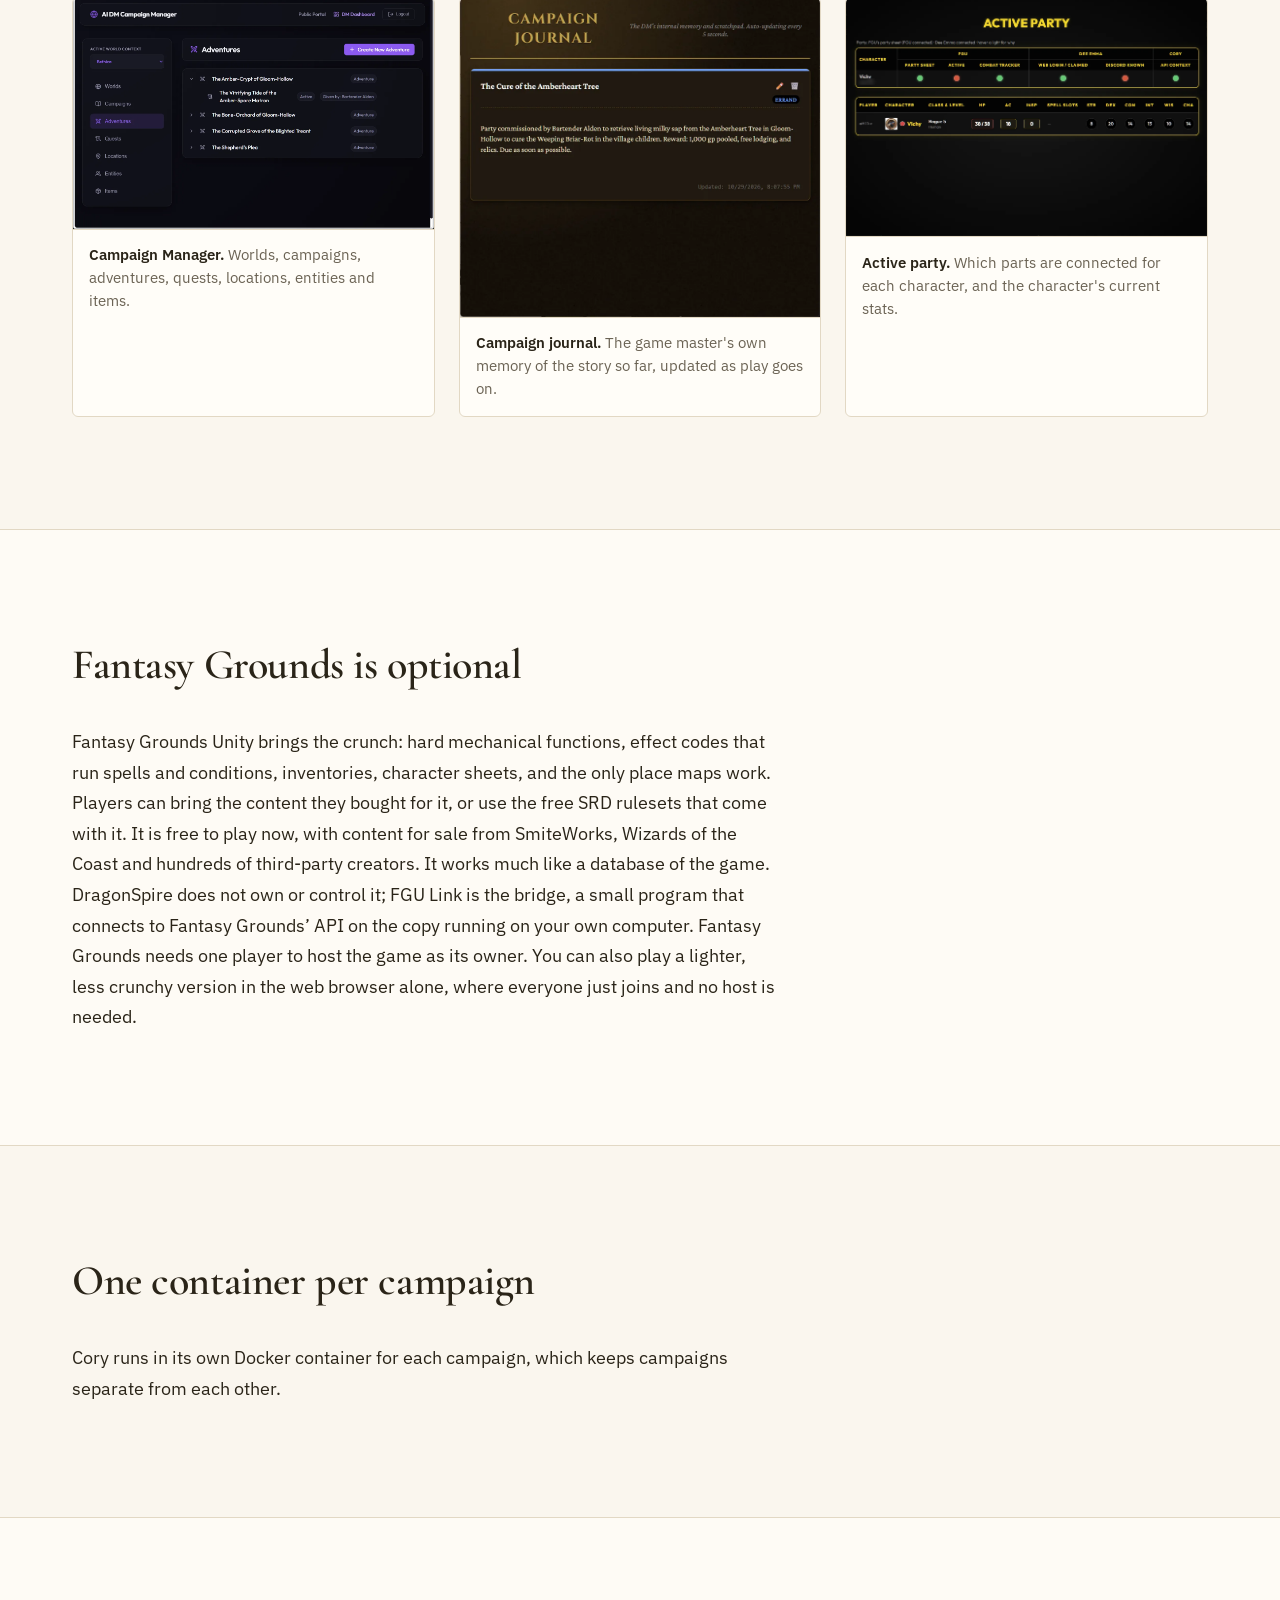
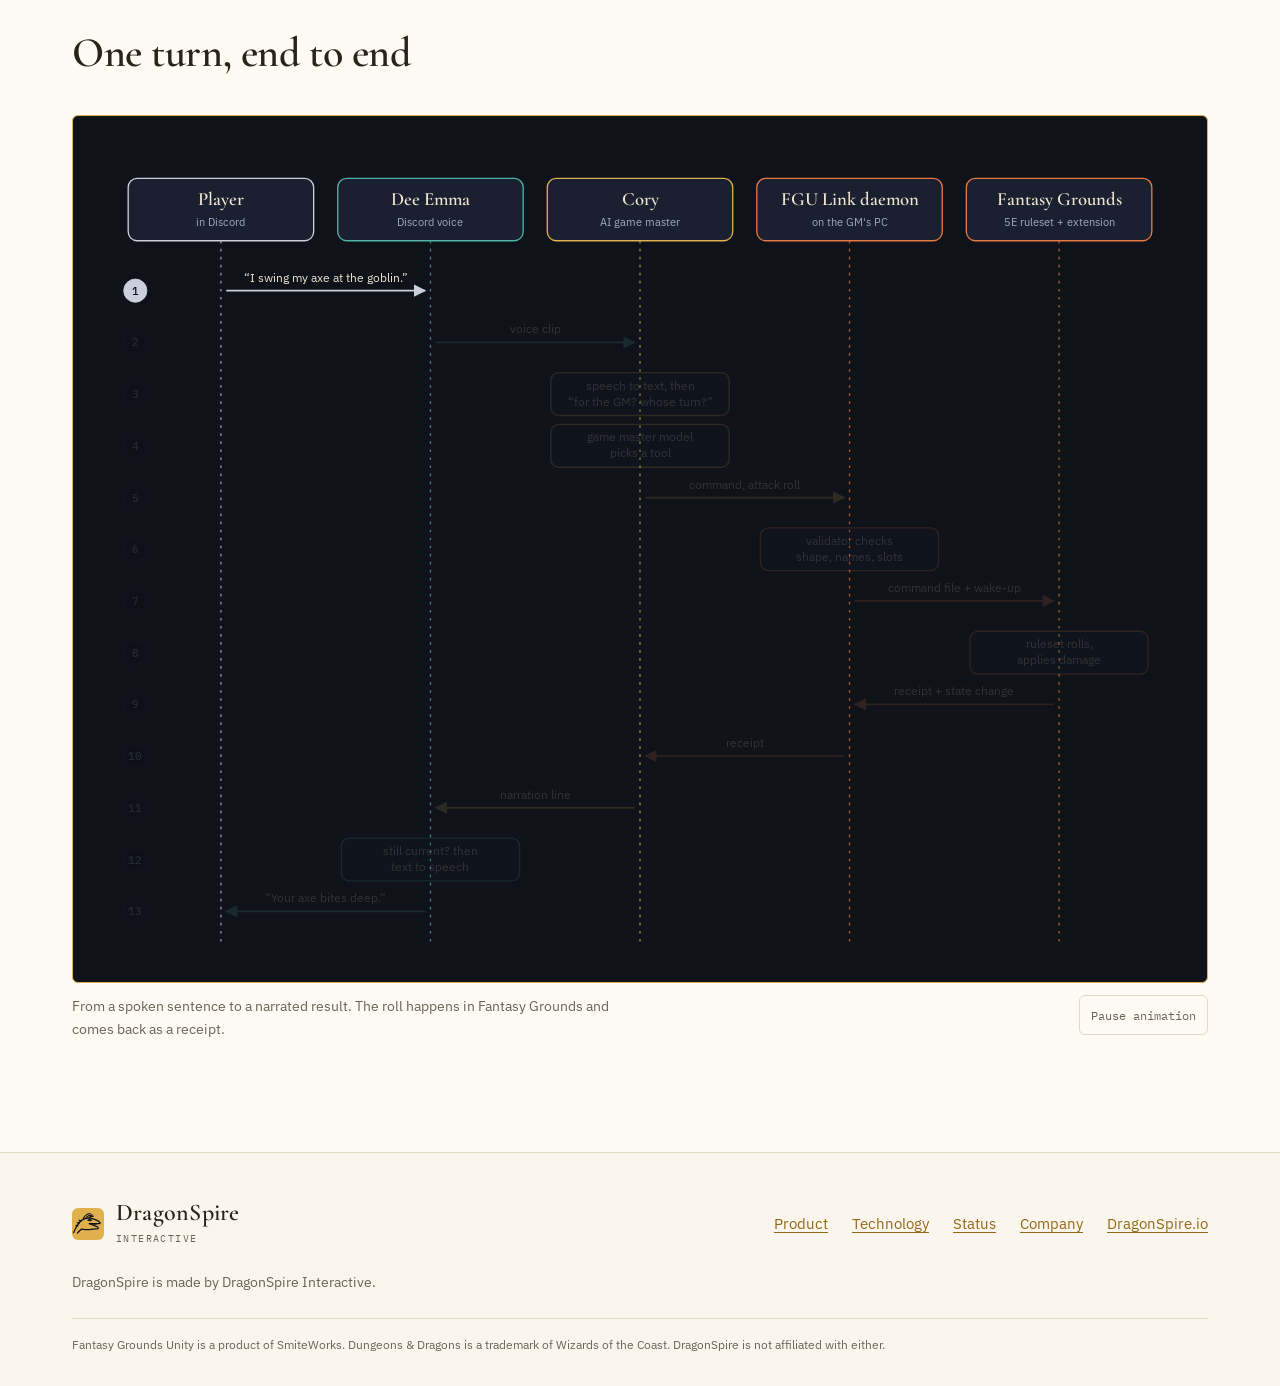
<file: technology.html>
<!doctype html>
<html lang="en" data-theme="light">
<head>
<meta charset="utf-8">
<meta name="viewport" content="width=device-width, initial-scale=1">
<title>Technology · DragonSpire Interactive</title>
<meta name="description" content="DragonSpire has a front of house, Dee Emma, and a backend, Cory, with databases for the world and the rules and a bridge to Fantasy Grounds.">
<script>document.documentElement.classList.add("js")</script>
<script>try{var t=localStorage.getItem("ds-theme");if(t==="light"||t==="dark")document.documentElement.setAttribute("data-theme",t);}catch(e){}</script>
<link rel="icon" type="image/svg+xml" href="assets/icons/favicon.svg">
<link rel="icon" href="assets/icons/favicon.ico" sizes="48x48">
<link rel="apple-touch-icon" href="assets/icons/apple-touch-icon.png">
<link rel="manifest" href="assets/icons/manifest.webmanifest">
<link rel="preconnect" href="https://fonts.googleapis.com">
<link rel="preconnect" href="https://fonts.gstatic.com" crossorigin>
<link rel="stylesheet" href="https://fonts.googleapis.com/css2?family=Cormorant+Garamond:ital,wght@0,500;0,600;0,700;1,500&amp;family=IBM+Plex+Mono:wght@400;500&amp;family=IBM+Plex+Sans:wght@400;500;600&amp;display=swap">
<link rel="stylesheet" href="assets/css/ds.css">
<link rel="stylesheet" href="assets/css/components.css">
<link rel="stylesheet" href="assets/css/site.css">
</head>
<body>
<a class="skip-link" href="#main">Skip to content</a>

<!-- SHELL: header (copy to every page; move aria-current="page" to that page's link) -->
<header class="site-nav">
  <div class="site-nav__inner">
    <a class="logo" href="index.html" aria-label="DragonSpire Interactive, home"><img class="logo__mark" src="assets/icons/favicon.svg" alt="" width="32" height="32"><span><span class="logo__word">DragonSpire</span> <span class="logo__sub">Interactive</span></span></a>
    <div class="site-nav__tools"><button class="theme-toggle" type="button" data-theme-toggle aria-label="Switch theme"><svg class="i-sun" viewBox="0 0 24 24" aria-hidden="true"><circle cx="12" cy="12" r="4.2"/><path d="M12 2.5v2.2M12 19.3v2.2M2.5 12h2.2M19.3 12h2.2M5.3 5.3l1.6 1.6M17.1 17.1l1.6 1.6M5.3 18.7l1.6-1.6M17.1 6.9l1.6-1.6"/></svg><svg class="i-moon" viewBox="0 0 24 24" aria-hidden="true"><path d="M20 14.5A8 8 0 0 1 9.5 4a8 8 0 1 0 10.5 10.5z"/></svg></button><button class="site-nav__toggle" type="button" data-nav-toggle aria-expanded="false" aria-controls="site-menu"><span class="site-nav__bars" aria-hidden="true"></span><span class="site-nav__toggle-text">Menu</span></button></div>
    <nav class="site-nav__menu" id="site-menu" aria-label="Main">
      <ul class="site-nav__links">
        <li><a href="product.html">Product</a></li>
        <li><a href="technology.html" aria-current="page">Technology</a></li>
        <li><a href="status.html">Status</a></li>
        <li><a href="company.html">Company</a></li>
      </ul>
      <a class="btn btn--secondary site-nav__cta" href="https://dragonspire.io">DragonSpire.io<span class="site-nav__ext" aria-hidden="true">↗</span></a>
    </nav>
  </div>
</header>
<!-- /SHELL: header -->

<main id="main">

  <!-- Hero -->
  <section class="co-hero tech-hero" aria-labelledby="h-hero">
    <div class="container co-hero__text">
      <p class="eyebrow">Technology</p>
      <h1 id="h-hero">How DragonSpire is built.</h1>
      <p class="lede">DragonSpire has a front of house and a backend. Dee Emma is the front of house: a voice interface on Discord and the player-facing interface on the web. Cory is the backend, a Python core with its own database that runs the game, alongside Campaign Manager and DragonLibrary, the official databases for the world and the rules. FGU Link bridges to Fantasy Grounds on your own computer. AI models tell the story and voice it.</p>
    </div>
  </section>

  <!-- D1: the system -->
  <section class="section co-section tech-sec" aria-labelledby="h-system">
    <div class="container co-stack">
      <div class="section-head">
        <h2 id="h-system">The system</h2>
      </div>
      <figure class="diagram-frame tech-fig tech-fig--d1" id="d1" data-tech-anim>
        <div class="diagram-frame__panel">
          <div class="tech-scroll" tabindex="0" role="region" aria-label="System diagram">
<!-- D1:START -->
<svg class="tech-svg" viewBox="0 0 1200 760" role="img" aria-labelledby="d1-t" focusable="false">
<title id="d1-t">DragonSpire's parts and where they run: Fantasy Grounds and FGU Link on the GM's PC; Cory, Dee Emma, Campaign Manager and DragonLibrary on a cloud server; AI model providers and players on the internet; Cory calls AI models for the story; Dee Emma’s voice comes from an AI voice model, called through Cory.</title>
<defs><marker id="d1-ar-p-cory" viewBox="0 0 10 10" refX="9" refY="5" markerWidth="7" markerHeight="7" orient="auto-start-reverse"><path d="M0,0 L10,5 L0,10 z" class="ah p-cory"/></marker><marker id="d1-ar-p-dee" viewBox="0 0 10 10" refX="9" refY="5" markerWidth="7" markerHeight="7" orient="auto-start-reverse"><path d="M0,0 L10,5 L0,10 z" class="ah p-dee"/></marker><marker id="d1-ar-p-fgu" viewBox="0 0 10 10" refX="9" refY="5" markerWidth="7" markerHeight="7" orient="auto-start-reverse"><path d="M0,0 L10,5 L0,10 z" class="ah p-fgu"/></marker><marker id="d1-ar-p-models" viewBox="0 0 10 10" refX="9" refY="5" markerWidth="7" markerHeight="7" orient="auto-start-reverse"><path d="M0,0 L10,5 L0,10 z" class="ah p-models"/></marker><marker id="d1-ar-p-cm" viewBox="0 0 10 10" refX="9" refY="5" markerWidth="7" markerHeight="7" orient="auto-start-reverse"><path d="M0,0 L10,5 L0,10 z" class="ah p-cm"/></marker><marker id="d1-ar-p-players" viewBox="0 0 10 10" refX="9" refY="5" markerWidth="7" markerHeight="7" orient="auto-start-reverse"><path d="M0,0 L10,5 L0,10 z" class="ah p-players"/></marker></defs>
<rect class="zone" x="24" y="56" width="300" height="634" rx="16"/>
<text class="zt" x="44" y="84">GM'S PC (WINDOWS)</text>
<rect class="zone" x="352" y="56" width="520" height="634" rx="16"/>
<text class="zt" x="372" y="84">CLOUD SERVER</text>
<rect class="zone" x="900" y="56" width="276" height="634" rx="16"/>
<text class="zt" x="920" y="84">INTERNET</text>
<path class="cn flow p-fgu" d="M174,226 L174,438" marker-end="url(#d1-ar-p-fgu)" marker-start="url(#d1-ar-p-fgu)"/>
<circle class="dot p-fgu" r="4.5" style="--dot:var(--part)"><animateMotion dur="1.8s" begin="-0.0s" repeatCount="indefinite" path="M174,226 L174,438"/></circle>
<circle class="dot p-fgu" r="4.5" style="--dot:var(--part)"><animateMotion dur="1.8s" begin="-0.9s" repeatCount="indefinite" path="M174,226 L174,438" keyPoints="1;0" keyTimes="0;1" calcMode="linear"/></circle>
<rect class="pill" x="102.9" y="316.0" width="142.2" height="72.0" rx="9"/>
<text class="pt" x="174" y="331.6" font-size="11.5" text-anchor="middle">JSON files in the</text>
<text class="pt" x="174" y="347.1" font-size="11.5" text-anchor="middle">campaign folder;</text>
<text class="pt" x="174" y="362.6" font-size="11.5" text-anchor="middle">local wake-up call</text>
<text class="pt" x="174" y="378.1" font-size="11.5" text-anchor="middle">on 127.0.0.1</text>
<path class="cn flow p-fgu" d="M304,468 C346,468 340,180 380,180" marker-end="url(#d1-ar-p-fgu)" marker-start="url(#d1-ar-p-fgu)"/>
<circle class="dot p-fgu" r="4.5" style="--dot:var(--part)"><animateMotion dur="2.4s" begin="-0.4s" repeatCount="indefinite" path="M304,468 C346,468 340,180 380,180"/></circle>
<circle class="dot p-fgu" r="4.5" style="--dot:var(--part)"><animateMotion dur="2.4s" begin="-1.6s" repeatCount="indefinite" path="M304,468 C346,468 340,180 380,180" keyPoints="1;0" keyTimes="0;1" calcMode="linear"/></circle>
<rect class="pill" x="247.7" y="261.8" width="176.7" height="56.5" rx="9"/>
<text class="pt" x="336" y="277.3" font-size="11.5" text-anchor="middle">WebSocket, token + TLS,</text>
<text class="pt" x="336" y="292.8" font-size="11.5" text-anchor="middle">sequence numbers,</text>
<text class="pt" x="336" y="308.3" font-size="11.5" text-anchor="middle">resend</text>
<path class="cn flow p-fgu" d="M304,560 L336,560 L336,502 L692,502 L692,468" marker-end="url(#d1-ar-p-fgu)" marker-start="url(#d1-ar-p-fgu)"/>
<circle class="dot p-fgu" r="4.5" style="--dot:var(--part)"><animateMotion dur="2.8s" begin="-1.0s" repeatCount="indefinite" path="M304,560 L336,560 L336,502 L692,502 L692,468"/></circle>
<circle class="dot p-fgu" r="4.5" style="--dot:var(--part)"><animateMotion dur="2.8s" begin="-2.4s" repeatCount="indefinite" path="M304,560 L336,560 L336,502 L692,502 L692,468" keyPoints="1;0" keyTimes="0;1" calcMode="linear"/></circle>
<rect class="pill" x="398.9" y="489.2" width="142.2" height="25.5" rx="9"/>
<text class="pt" x="470" y="504.8" font-size="11.5" text-anchor="middle">effect code lookup</text>
<path class="cn flow p-cm" d="M510,256 L510,324" marker-end="url(#d1-ar-p-cm)" marker-start="url(#d1-ar-p-cm)"/>
<circle class="dot p-cm" r="4.5" style="--dot:var(--part)"><animateMotion dur="1.3s" begin="-0.2s" repeatCount="indefinite" path="M510,256 L510,324"/></circle>
<circle class="dot p-cm" r="4.5" style="--dot:var(--part)"><animateMotion dur="1.3s" begin="-0.9s" repeatCount="indefinite" path="M510,256 L510,324" keyPoints="1;0" keyTimes="0;1" calcMode="linear"/></circle>
<rect class="pill" x="425.1" y="277.2" width="169.8" height="25.5" rx="9"/>
<text class="pt" x="510" y="292.8" font-size="11.5" text-anchor="middle">world reads and writes</text>
<path class="cn flow p-cm" d="M692,256 L692,324" marker-end="url(#d1-ar-p-cm)" marker-start="url(#d1-ar-p-cm)"/>
<circle class="dot p-cm" r="4.5" style="--dot:var(--part)"><animateMotion dur="1.3s" begin="-0.7s" repeatCount="indefinite" path="M692,256 L692,324"/></circle>
<circle class="dot p-cm" r="4.5" style="--dot:var(--part)"><animateMotion dur="1.3s" begin="-1.4s" repeatCount="indefinite" path="M692,256 L692,324" keyPoints="1;0" keyTimes="0;1" calcMode="linear"/></circle>
<rect class="pill" x="614.0" y="277.2" width="156.0" height="25.5" rx="9"/>
<text class="pt" x="692" y="292.8" font-size="11.5" text-anchor="middle">effect code prefetch</text>
<path class="cn flow p-dee" d="M818,256 L818,538" marker-end="url(#d1-ar-p-dee)" marker-start="url(#d1-ar-p-dee)"/>
<circle class="dot p-dee" r="4.5" style="--dot:var(--part)"><animateMotion dur="2.2s" begin="-0.9s" repeatCount="indefinite" path="M818,256 L818,538"/></circle>
<circle class="dot p-dee" r="4.5" style="--dot:var(--part)"><animateMotion dur="2.2s" begin="-2.0s" repeatCount="indefinite" path="M818,256 L818,538" keyPoints="1;0" keyTimes="0;1" calcMode="linear"/></circle>
<rect class="pill" x="760.7" y="483.5" width="114.6" height="41.0" rx="9"/>
<text class="pt" x="818" y="499.1" font-size="11.5" text-anchor="middle">WebSocket +</text>
<text class="pt" x="818" y="514.6" font-size="11.5" text-anchor="middle">speech-to-text</text>
<path class="cn flow p-models" d="M846,162 L916,162" marker-end="url(#d1-ar-p-models)" marker-start="url(#d1-ar-p-models)"/>
<circle class="dot p-models" r="4.5" style="--dot:var(--part)"><animateMotion dur="1.4s" begin="-0.0s" repeatCount="indefinite" path="M846,162 L916,162"/></circle>
<circle class="dot p-models" r="4.5" style="--dot:var(--part)"><animateMotion dur="1.4s" begin="-0.7s" repeatCount="indefinite" path="M846,162 L916,162" keyPoints="1;0" keyTimes="0;1" calcMode="linear"/></circle>
<rect class="pill" x="854.8" y="149.2" width="52.5" height="25.5" rx="9"/>
<text class="pt" x="881" y="164.8" font-size="11.5" text-anchor="middle">HTTPS</text>
<path class="cn flow p-players" d="M846,232 C882,232 880,326 916,326" marker-end="url(#d1-ar-p-players)" marker-start="url(#d1-ar-p-players)"/>
<circle class="dot p-players" r="4.5" style="--dot:var(--part)"><animateMotion dur="2.0s" begin="-0.6s" repeatCount="indefinite" path="M846,232 C882,232 880,326 916,326"/></circle>
<circle class="dot p-players" r="4.5" style="--dot:var(--part)"><animateMotion dur="2.0s" begin="-1.6s" repeatCount="indefinite" path="M846,232 C882,232 880,326 916,326" keyPoints="1;0" keyTimes="0;1" calcMode="linear"/></circle>
<rect class="pill" x="846.6" y="266.5" width="74.7" height="39.0" rx="9"/>
<text class="pt" x="884" y="281.2" font-size="10.5" text-anchor="middle">HTTPS +</text>
<text class="pt" x="884" y="295.7" font-size="10.5" text-anchor="middle">WebSocket</text>
<path class="cn flow p-dee" d="M846,610 L916,610" marker-end="url(#d1-ar-p-dee)" marker-start="url(#d1-ar-p-dee)"/>
<circle class="dot p-dee" r="4.5" style="--dot:var(--part)"><animateMotion dur="1.4s" begin="-1.2s" repeatCount="indefinite" path="M846,610 L916,610"/></circle>
<circle class="dot p-dee" r="4.5" style="--dot:var(--part)"><animateMotion dur="1.4s" begin="-1.9s" repeatCount="indefinite" path="M846,610 L916,610" keyPoints="1;0" keyTimes="0;1" calcMode="linear"/></circle>
<rect class="pill" x="850.0" y="590.5" width="62.1" height="39.0" rx="9"/>
<text class="pt" x="881" y="605.2" font-size="10.5" text-anchor="middle">Discord</text>
<text class="pt" x="881" y="619.7" font-size="10.5" text-anchor="middle">voice</text>
<rect class="breathe p-cory" x="374" y="98" width="476" height="162" rx="14"/>
<g class="p-fgu">
<rect class="box" x="44" y="108" width="260" height="118" rx="10"/>
<rect class="rule" x="54" y="122" width="4" height="90" rx="2"/>
<text class="nm" x="70" y="140" font-size="21">Fantasy Grounds Unity</text>
<text class="tx" x="70" y="164">with the FGU Link</text>
<text class="tx" x="70" y="183">extension (Lua)</text>
</g>
<g class="p-fgu">
<rect class="box" x="44" y="438" width="260" height="140" rx="10"/>
<rect class="rule" x="54" y="452" width="4" height="112" rx="2"/>
<text class="nm" x="70" y="470" font-size="21">FGU Link daemon</text>
<text class="tx" x="70" y="494">Python, on the GM's PC:</text>
<text class="tx" x="70" y="513">clock server, state mirror,</text>
<text class="tx" x="70" y="532">command runner. No AI.</text>
</g>
<g class="p-cory">
<rect class="box" x="380" y="104" width="466" height="150" rx="10"/>
<rect class="rule" x="390" y="118" width="4" height="122" rx="2"/>
<text class="nm" x="406" y="136" font-size="26">Cory</text>
<text class="tx" x="406" y="160">FastAPI engine, one Docker container</text>
<text class="tx" x="406" y="179">per campaign; PocketBase campaign data</text>
<text class="tx tx-em" x="406" y="198">Calls AI models for the story</text>
</g>
<g class="p-cm">
<rect class="box" x="380" y="326" width="200" height="142" rx="10"/>
<rect class="rule" x="390" y="340" width="4" height="114" rx="2"/>
<text class="nm" x="406" y="358" font-size="19">Campaign Manager</text>
<text class="tx" x="406" y="382">The world's memory:</text>
<text class="tx" x="406" y="401">PocketBase database</text>
<text class="tx" x="406" y="420">and web app. Worlds,</text>
<text class="tx" x="406" y="439">places, NPCs, quests</text>
</g>
<g class="p-library">
<rect class="box" x="594" y="326" width="196" height="142" rx="10"/>
<rect class="rule" x="604" y="340" width="4" height="114" rx="2"/>
<text class="nm" x="620" y="358" font-size="19">DragonLibrary</text>
<text class="tx" x="620" y="382">The rules library:</text>
<text class="tx" x="620" y="401">public read-only API.</text>
<text class="tx" x="620" y="420">D&amp;D 2024 rules, Fantasy</text>
<text class="tx" x="620" y="439">Grounds effect codes</text>
</g>
<g class="p-dee">
<rect class="box" x="380" y="540" width="466" height="120" rx="10"/>
<rect class="rule" x="390" y="554" width="4" height="92" rx="2"/>
<text class="nm" x="406" y="572" font-size="22">Dee Emma</text>
<text class="tx" x="406" y="596">Discord bot, own container, 24/7</text>
<text class="tx" x="406" y="615">Hears players, speaks Cory's lines</text>
</g>
<g class="p-models">
<rect class="box" x="918" y="104" width="240" height="124" rx="10"/>
<rect class="rule" x="928" y="118" width="4" height="96" rx="2"/>
<text class="nm" x="944" y="136" font-size="20">AI model providers</text>
<text class="tx" x="944" y="160">Gemini, fal.ai, TypeSafe</text>
<text class="tx" x="944" y="179">Called by Cory only</text>
</g>
<g class="p-players">
<rect class="box" x="918" y="276" width="240" height="104" rx="10"/>
<rect class="rule" x="928" y="290" width="4" height="76" rx="2"/>
<text class="nm" x="944" y="308" font-size="20">Players' browsers</text>
<text class="tx" x="944" y="332">DragonSpire web client</text>
</g>
<g class="p-players">
<rect class="box" x="918" y="540" width="240" height="120" rx="10"/>
<rect class="rule" x="928" y="554" width="4" height="92" rx="2"/>
<text class="nm" x="944" y="572" font-size="20">Players in Discord</text>
<text class="tx" x="944" y="596">In the voice channel</text>
</g>
<path class="gem" d="M220,724 l6,6 l-6,6 l-6,-6 z"/>
<text class="foot" x="236" y="735">Cory is the brain. FGU Link decides nothing on its own and calls no AI model.</text>
</svg>
<!-- D1:END -->
          </div>
          <p class="tech-scroll-hint mono" aria-hidden="true">Scroll sideways <span>→</span></p>
        </div>
        <figcaption class="tech-cap">
          <p class="diagram-frame__cap">Dee Emma is the front of house: a voice interface on Discord and the player-facing interface on the web. Cory is the backend, with Campaign Manager and DragonLibrary beside it. FGU Link runs on the GM’s PC beside Fantasy Grounds. Cory calls AI models for the story; Dee Emma’s voice comes from an AI voice model, called through Cory.</p>
          <button class="tech-motion" type="button" data-tech-motion>Pause animation</button>
        </figcaption>
      </figure>
    </div>
  </section>

  <!-- The parts -->
  <section class="section co-section co-section--tint tech-sec" aria-labelledby="h-parts">
    <div class="container co-stack">
      <div class="section-head">
        <h2 id="h-parts">The parts</h2>
      </div>
      <div class="table-wrap tech-parts">
        <table class="compare">
          <thead>
            <tr><th scope="col">Part</th><th scope="col">Runs on</th><th scope="col">Built with</th><th scope="col">Uses AI?</th></tr>
          </thead>
          <tbody>
            <tr class="p-cory">
              <th scope="row">Cory</th>
              <td data-label="Runs on">cloud server, one container per campaign</td>
              <td data-label="Built with">Python, FastAPI, PocketBase</td>
              <td data-label="Uses AI?"><span class="tech-yes">yes</span>, AI models for the story and judgement</td>
            </tr>
            <tr class="p-dee">
              <th scope="row">Dee Emma</th>
              <td data-label="Runs on">cloud server</td>
              <td data-label="Built with">Python: Discord voice bot and web interface</td>
              <td data-label="Uses AI?"><span class="tech-yes">yes</span>, her voice comes from an AI voice model, called through Cory</td>
            </tr>
            <tr class="p-fgu">
              <th scope="row">FGU Link</th>
              <td data-label="Runs on">GM’s Windows PC</td>
              <td data-label="Built with">Lua extension + Python daemon</td>
              <td data-label="Uses AI?"><span class="tech-no">no</span></td>
            </tr>
            <tr class="p-cm">
              <th scope="row">Campaign Manager</th>
              <td data-label="Runs on">cloud server, shared by every Cory</td>
              <td data-label="Built with">PocketBase database + React web app</td>
              <td data-label="Uses AI?"><span class="tech-no">no</span></td>
            </tr>
            <tr class="p-library">
              <th scope="row">DragonLibrary</th>
              <td data-label="Runs on">cloud server</td>
              <td data-label="Built with">PocketBase, public read-only API + browse website</td>
              <td data-label="Uses AI?"><span class="tech-no">no</span></td>
            </tr>
          </tbody>
        </table>
      </div>
    </div>
  </section>

  <!-- Memory and rules -->
  <section class="section co-section tech-sec" aria-labelledby="h-data">
    <div class="container co-stack">
      <div class="section-head">
        <h2 id="h-data">Memory and rules</h2>
      </div>
      <p class="cp-body">Cory keeps the live state of each campaign in its own database. Campaign Manager holds the world: places, people and quests, written by the GM in a web app and handed to the AI game master every turn. DragonLibrary holds D&amp;D 2024 rules content and Fantasy Grounds effect codes, looked up rather than guessed. All three run on PocketBase.</p>
    </div>
  </section>

  <!-- Fantasy Grounds is optional -->
  <section class="section co-section tech-sec" aria-labelledby="h-shots">
    <div class="container">
      <div class="section-head">
        <h2 id="h-shots">The memory and the party, as the game master sees them</h2>
      </div>
      <div class="shots">
      <figure class="shot">
        <img src="assets/img/shot-campaign-manager.webp" width="1409" height="900" alt="The AI DM Campaign Manager Adventures page listing four adventures, one with an active quest given by a bartender." loading="lazy" decoding="async">
        <figcaption><strong>Campaign Manager.</strong> Worlds, campaigns, adventures, quests, locations, entities and items.</figcaption>
      </figure>
      <figure class="shot">
        <img src="assets/img/shot-campaign-journal.webp" width="906" height="800" alt="The Campaign Journal page showing one errand entry, the Cure of the Amberheart Tree, with its reward and a last-updated time." loading="lazy" decoding="async">
        <figcaption><strong>Campaign journal.</strong> The game master's own memory of the story so far, updated as play goes on.</figcaption>
      </figure>
      <figure class="shot">
        <img src="assets/img/shot-party-sheet.webp" width="1487" height="982" alt="The Active Party page: connection status lights for Fantasy Grounds, Dee Emma and Cory, and a table of the character Vichy with hit points, armor class, and ability scores." loading="lazy" decoding="async">
        <figcaption><strong>Active party.</strong> Which parts are connected for each character, and the character's current stats.</figcaption>
      </figure>

      </div>
    </div>
  </section>

  <section class="section co-section co-section--tint tech-sec" aria-labelledby="h-fg">
    <div class="container co-stack">
      <div class="section-head">
        <h2 id="h-fg">Fantasy Grounds is optional</h2>
      </div>
      <p class="cp-body">Fantasy Grounds Unity brings the crunch: hard mechanical functions, effect codes that run spells and conditions, inventories, character sheets, and the only place maps work. Players can bring the content they bought for it, or use the free SRD rulesets that come with it. It is free to play now, with content for sale from SmiteWorks, Wizards of the Coast and hundreds of third-party creators. It works much like a database of the game. DragonSpire does not own or control it; FGU Link is the bridge, a small program that connects to Fantasy Grounds’ API on the copy running on your own computer. Fantasy Grounds needs one player to host the game as its owner. You can also play a lighter, less crunchy version in the web browser alone, where everyone just joins and no host is needed.</p>
    </div>
  </section>

  <!-- One container per campaign -->
  <section class="section co-section tech-sec" aria-labelledby="h-container">
    <div class="container co-stack">
      <div class="section-head">
        <h2 id="h-container">One container per campaign</h2>
      </div>
      <p class="cp-body">Cory runs in its own Docker container for each campaign, which keeps campaigns separate from each other.</p>
    </div>
  </section>

  <!-- D2: one turn -->
  <section class="section co-section co-section--tint tech-sec" aria-labelledby="h-turn">
    <div class="container co-stack">
      <div class="section-head">
        <h2 id="h-turn">One turn, end to end</h2>
      </div>
      <figure class="diagram-frame tech-fig tech-fig--d2" id="d2" data-tech-anim data-tech-steps>
        <div class="diagram-frame__panel">
          <div class="tech-scroll" tabindex="0" role="region" aria-label="Turn diagram">
<!-- D2:START -->
<svg class="tech-svg" viewBox="0 0 1200 900" role="img" aria-labelledby="d2-t" focusable="false">
<title id="d2-t">One turn in thirteen steps across five lanes: a player in Discord says “I swing my axe at the goblin.”, Dee Emma, Cory, the FGU Link daemon and Fantasy Grounds pass it along and roll it, and Dee Emma answers “Your axe bites deep.”, with the Fantasy Grounds receipt coming back.</title>
<defs><marker id="d2-ar-p-cory" viewBox="0 0 10 10" refX="9" refY="5" markerWidth="7" markerHeight="7" orient="auto-start-reverse"><path d="M0,0 L10,5 L0,10 z" class="ah p-cory"/></marker><marker id="d2-ar-p-dee" viewBox="0 0 10 10" refX="9" refY="5" markerWidth="7" markerHeight="7" orient="auto-start-reverse"><path d="M0,0 L10,5 L0,10 z" class="ah p-dee"/></marker><marker id="d2-ar-p-fgu" viewBox="0 0 10 10" refX="9" refY="5" markerWidth="7" markerHeight="7" orient="auto-start-reverse"><path d="M0,0 L10,5 L0,10 z" class="ah p-fgu"/></marker><marker id="d2-ar-p-models" viewBox="0 0 10 10" refX="9" refY="5" markerWidth="7" markerHeight="7" orient="auto-start-reverse"><path d="M0,0 L10,5 L0,10 z" class="ah p-models"/></marker><marker id="d2-ar-p-cm" viewBox="0 0 10 10" refX="9" refY="5" markerWidth="7" markerHeight="7" orient="auto-start-reverse"><path d="M0,0 L10,5 L0,10 z" class="ah p-cm"/></marker><marker id="d2-ar-p-players" viewBox="0 0 10 10" refX="9" refY="5" markerWidth="7" markerHeight="7" orient="auto-start-reverse"><path d="M0,0 L10,5 L0,10 z" class="ah p-players"/></marker></defs>
<g class="p-players"><line class="lane" x1="130" y1="104" x2="130" y2="892"/><rect class="box" x="26" y="34" width="208" height="70" rx="10"/><text class="nm" x="130" y="64" font-size="21" text-anchor="middle">Player</text><text class="tx" x="130" y="87" text-anchor="middle" font-size="12.5">in Discord</text></g>
<g class="p-dee"><line class="lane" x1="365" y1="104" x2="365" y2="892"/><rect class="box" x="261" y="34" width="208" height="70" rx="10"/><text class="nm" x="365" y="64" font-size="21" text-anchor="middle">Dee Emma</text><text class="tx" x="365" y="87" text-anchor="middle" font-size="12.5">Discord voice</text></g>
<g class="p-cory"><line class="lane" x1="600" y1="104" x2="600" y2="892"/><rect class="box" x="496" y="34" width="208" height="70" rx="10"/><text class="nm" x="600" y="64" font-size="21" text-anchor="middle">Cory</text><text class="tx" x="600" y="87" text-anchor="middle" font-size="12.5">AI game master</text></g>
<g class="p-fgu"><line class="lane" x1="835" y1="104" x2="835" y2="892"/><rect class="box" x="731" y="34" width="208" height="70" rx="10"/><text class="nm" x="835" y="64" font-size="21" text-anchor="middle">FGU Link daemon</text><text class="tx" x="835" y="87" text-anchor="middle" font-size="12.5">on the GM's PC</text></g>
<g class="p-fgu"><line class="lane" x1="1070" y1="104" x2="1070" y2="892"/><rect class="box" x="966" y="34" width="208" height="70" rx="10"/><text class="nm" x="1070" y="64" font-size="21" text-anchor="middle">Fantasy Grounds</text><text class="tx" x="1070" y="87" text-anchor="middle" font-size="12.5">5E ruleset + extension</text></g>
<g class="step p-players" data-step="1">
<circle class="num" cx="34" cy="160" r="13"/><text class="numt" x="34" y="164.5" text-anchor="middle">1</text>
<path class="arrow" d="M136,160 L359,160" marker-end="url(#d2-ar-p-players)"/>
<text class="st" x="247.5" y="150" text-anchor="middle">“I swing my axe at the goblin.”</text>
<circle class="token" cx="136" cy="160" r="5.5" style="--dx:223px"/>
</g>
<g class="step p-dee" data-step="2">
<circle class="num" cx="34" cy="218" r="13"/><text class="numt" x="34" y="222.5" text-anchor="middle">2</text>
<path class="arrow" d="M371,218 L594,218" marker-end="url(#d2-ar-p-dee)"/>
<text class="st" x="482.5" y="208" text-anchor="middle">voice clip</text>
<circle class="token" cx="371" cy="218" r="5.5" style="--dx:223px"/>
</g>
<g class="step p-cory" data-step="3">
<circle class="num" cx="34" cy="276" r="13"/><text class="numt" x="34" y="280.5" text-anchor="middle">3</text>
<rect class="box self" x="500" y="252" width="200" height="48" rx="9"/>
<text class="st" x="600" y="271" text-anchor="middle">speech to text, then</text>
<text class="st" x="600" y="289" text-anchor="middle">“for the GM? whose turn?”</text>
</g>
<g class="step p-cory" data-step="4">
<circle class="num" cx="34" cy="334" r="13"/><text class="numt" x="34" y="338.5" text-anchor="middle">4</text>
<rect class="box self" x="500" y="310" width="200" height="48" rx="9"/>
<text class="st" x="600" y="329" text-anchor="middle">game master model</text>
<text class="st" x="600" y="347" text-anchor="middle">picks a tool</text>
</g>
<g class="step p-cory" data-step="5">
<circle class="num" cx="34" cy="392" r="13"/><text class="numt" x="34" y="396.5" text-anchor="middle">5</text>
<path class="arrow" d="M606,392 L829,392" marker-end="url(#d2-ar-p-cory)"/>
<text class="st" x="717.5" y="382" text-anchor="middle">command, attack roll</text>
<circle class="token" cx="606" cy="392" r="5.5" style="--dx:223px"/>
</g>
<g class="step p-fgu" data-step="6">
<circle class="num" cx="34" cy="450" r="13"/><text class="numt" x="34" y="454.5" text-anchor="middle">6</text>
<rect class="box self" x="735" y="426" width="200" height="48" rx="9"/>
<text class="st" x="835" y="445" text-anchor="middle">validator checks</text>
<text class="st" x="835" y="463" text-anchor="middle">shape, names, slots</text>
</g>
<g class="step p-fgu" data-step="7">
<circle class="num" cx="34" cy="508" r="13"/><text class="numt" x="34" y="512.5" text-anchor="middle">7</text>
<path class="arrow" d="M841,508 L1064,508" marker-end="url(#d2-ar-p-fgu)"/>
<text class="st" x="952.5" y="498" text-anchor="middle">command file + wake-up</text>
<circle class="token" cx="841" cy="508" r="5.5" style="--dx:223px"/>
</g>
<g class="step p-fgu" data-step="8">
<circle class="num" cx="34" cy="566" r="13"/><text class="numt" x="34" y="570.5" text-anchor="middle">8</text>
<rect class="box self" x="970" y="542" width="200" height="48" rx="9"/>
<text class="st" x="1070" y="561" text-anchor="middle">ruleset rolls,</text>
<text class="st" x="1070" y="579" text-anchor="middle">applies damage</text>
</g>
<g class="step p-fgu" data-step="9">
<circle class="num" cx="34" cy="624" r="13"/><text class="numt" x="34" y="628.5" text-anchor="middle">9</text>
<path class="arrow" d="M1064,624 L841,624" marker-end="url(#d2-ar-p-fgu)"/>
<text class="st" x="952.5" y="614" text-anchor="middle">receipt + state change</text>
<circle class="token" cx="1064" cy="624" r="5.5" style="--dx:-223px"/>
</g>
<g class="step p-fgu" data-step="10">
<circle class="num" cx="34" cy="682" r="13"/><text class="numt" x="34" y="686.5" text-anchor="middle">10</text>
<path class="arrow" d="M829,682 L606,682" marker-end="url(#d2-ar-p-fgu)"/>
<text class="st" x="717.5" y="672" text-anchor="middle">receipt</text>
<circle class="token" cx="829" cy="682" r="5.5" style="--dx:-223px"/>
</g>
<g class="step p-cory" data-step="11">
<circle class="num" cx="34" cy="740" r="13"/><text class="numt" x="34" y="744.5" text-anchor="middle">11</text>
<path class="arrow" d="M594,740 L371,740" marker-end="url(#d2-ar-p-cory)"/>
<text class="st" x="482.5" y="730" text-anchor="middle">narration line</text>
<circle class="token" cx="594" cy="740" r="5.5" style="--dx:-223px"/>
</g>
<g class="step p-dee" data-step="12">
<circle class="num" cx="34" cy="798" r="13"/><text class="numt" x="34" y="802.5" text-anchor="middle">12</text>
<rect class="box self" x="265" y="774" width="200" height="48" rx="9"/>
<text class="st" x="365" y="793" text-anchor="middle">still current? then</text>
<text class="st" x="365" y="811" text-anchor="middle">text to speech</text>
</g>
<g class="step p-dee" data-step="13">
<circle class="num" cx="34" cy="856" r="13"/><text class="numt" x="34" y="860.5" text-anchor="middle">13</text>
<path class="arrow" d="M359,856 L136,856" marker-end="url(#d2-ar-p-dee)"/>
<text class="st" x="247.5" y="846" text-anchor="middle">“Your axe bites deep.”</text>
<circle class="token" cx="359" cy="856" r="5.5" style="--dx:-223px"/>
</g>
</svg>
<!-- D2:END -->
          </div>
          <p class="tech-scroll-hint mono" aria-hidden="true">Scroll sideways <span>→</span></p>
        </div>
        <figcaption class="tech-cap">
          <p class="diagram-frame__cap">From a spoken sentence to a narrated result. The roll happens in Fantasy Grounds and comes back as a receipt.</p>
          <button class="tech-motion" type="button" data-tech-motion>Pause animation</button>
        </figcaption>
      </figure>
    </div>
  </section>
</main>

<!-- SHELL: footer (copy to every page unchanged) -->
<footer class="site-footer">
  <div class="site-footer__inner">
    <div class="site-footer__top">
      <a class="logo" href="index.html" aria-label="DragonSpire Interactive, home"><img class="logo__mark" src="assets/icons/favicon.svg" alt="" width="32" height="32"><span><span class="logo__word">DragonSpire</span> <span class="logo__sub">Interactive</span></span></a>
      <ul class="site-footer__links">
        <li><a href="product.html">Product</a></li>
        <li><a href="technology.html">Technology</a></li>
        <li><a href="status.html">Status</a></li>
        <li><a href="company.html">Company</a></li>
        <li><a href="https://dragonspire.io">DragonSpire.io</a></li>
      </ul>
    </div>
    <p class="site-footer__made">DragonSpire is made by DragonSpire Interactive.</p>
    <p class="site-footer__legal">Fantasy Grounds Unity is a product of SmiteWorks. Dungeons &amp; Dragons is a trademark of Wizards of the Coast. DragonSpire is not affiliated with either.</p>
  </div>
</footer>
<!-- /SHELL: footer -->

<script src="assets/js/ds.js"></script>
<script src="assets/js/technology.js"></script>
</body>
</html>
</file>
<file: assets/css/ds.css>
/* DragonSpire design system ("the engraved schematic").
   Shared by DragonSpire.io and dragonspireinteractive.com. Dark is the default;
   set data-theme="light" on any element to switch that subtree to light mode. */

/* Fonts load from Google Fonts via <link> tags in each page head (preconnect + stylesheet), not @import, so they do not chain behind this file. */

/* .ink and .diagram-frame__panel always use the dark tokens, even inside a light page. */
:root,
[data-theme="dark"],
.ink,
.diagram-frame__panel {
  --bg: #0F1219;
  --panel: #1A2030;
  --line: #2A3245;
  --text: #EFE6D2;
  --muted: #A3ABBD;

  --gold: #E0B04F;        /* brand, Cory (the brain) */
  --teal: #4FB3A5;        /* Dee Emma (the voice) */
  --ember: #E5793F;       /* FGU Link, Fantasy Grounds (the hands) */
  --periwinkle: #8F9BE8;  /* AI model providers */
  --slate: #8A96AD;       /* Campaign Manager, DragonLibrary (memory, rules) */
  --players: #C9CFDB;     /* players, routers (diagrams) */

  --on-gold: #0F1219;
  --glow: 0.55;
  color-scheme: dark;
}

[data-theme="light"] {
  --bg: #FAF6EE;
  --panel: #FFFDF8;
  --line: #E2D8C4;
  --text: #2A2418;
  --muted: #6B6354;

  --gold: #936817;
  --teal: #247C76;
  --ember: #B6521D;
  --periwinkle: #5662BD;
  --slate: #647088;
  --players: #5D6678;

  --on-gold: #FFFDF8;
  --glow: 0.25;
  color-scheme: light;
}

:root {
  --font-display: "Cormorant Garamond", "Cormorant", Georgia, "Times New Roman", serif;
  --font-body: "IBM Plex Sans", "Segoe UI", Inter, Helvetica, Arial, sans-serif;
  --font-mono: "IBM Plex Mono", Consolas, "SFMono-Regular", Menlo, monospace;

  /* type scale (fluid) */
  --step-display: clamp(2.75rem, 1.6rem + 5vw, 5.5rem);
  --step-h1: clamp(2.25rem, 1.5rem + 3.2vw, 3.75rem);
  --step-h2: clamp(1.75rem, 1.3rem + 2vw, 2.625rem);
  --step-h3: clamp(1.35rem, 1.15rem + 0.8vw, 1.75rem);
  --step-body: 1.0625rem;   /* 17 px */
  --step-lede: 1.25rem;
  --step-small: 0.875rem;
  --step-label: 0.75rem;
  --step-stat: clamp(3rem, 2rem + 4vw, 4.5rem);

  --measure: 65ch;
  --hair: 1.5px;
  --radius: 6px;

  --space-1: 0.25rem;
  --space-2: 0.5rem;
  --space-3: 0.75rem;
  --space-4: 1rem;
  --space-5: 1.5rem;
  --space-6: 2rem;
  --space-7: 3rem;
  --space-8: 4.5rem;
  --space-9: 7rem;

  --ease: cubic-bezier(0.4, 0, 0.2, 1);
  --slow: 1.6s;
}

*, *::before, *::after { box-sizing: border-box; }

html { -webkit-text-size-adjust: 100%; }

body {
  margin: 0;
  background: var(--bg);
  color: var(--text);
  font-family: var(--font-body);
  font-size: var(--step-body);
  line-height: 1.6;
  -webkit-font-smoothing: antialiased;
}

[data-theme] { background: var(--bg); color: var(--text); }

img, svg { max-width: 100%; height: auto; display: block; }

a { color: var(--gold); text-underline-offset: 3px; text-decoration-thickness: 1px; }
a:hover { text-decoration-thickness: 2px; }

:focus-visible {
  outline: 2px solid var(--gold);
  outline-offset: 3px;
  border-radius: 2px;
}

/* ---------- type ---------- */

.display, h1, h2, h3, .part-name {
  font-family: var(--font-display);
  font-weight: 600;
  line-height: 1.08;
  letter-spacing: -0.01em;
  margin: 0;
  text-wrap: balance;
}
.display { font-size: var(--step-display); line-height: 1.0; }
h1 { font-size: var(--step-h1); }
h2 { font-size: var(--step-h2); }
h3 { font-size: var(--step-h3); }

p { margin: 0; max-width: var(--measure); }
.lede { font-size: var(--step-lede); line-height: 1.55; color: var(--text); max-width: 58ch; }
.muted { color: var(--muted); }
.small { font-size: var(--step-small); }

.eyebrow {
  font-family: var(--font-display);
  font-weight: 600;
  font-variant: small-caps;
  text-transform: lowercase;
  letter-spacing: 0.14em;
  font-size: 1.3rem;
  color: var(--gold);
  margin: 0;
}

.label, .mono {
  font-family: var(--font-mono);
  font-size: var(--step-label);
  letter-spacing: 0.08em;
  text-transform: uppercase;
  color: var(--muted);
}
.mono { text-transform: none; letter-spacing: 0; font-size: 0.9em; }
code { font-family: var(--font-mono); font-size: 0.92em; }

/* stat: big number in Cormorant, small mono caption */
.stat { display: grid; gap: var(--space-2); }
.stat__num {
  font-family: var(--font-display);
  font-weight: 600;
  font-size: var(--step-stat);
  line-height: 0.95;
  color: var(--text);
  font-variant-numeric: lining-nums;
}
.stat__cap { font-family: var(--font-mono); font-size: 0.8125rem; color: var(--muted); max-width: 24ch; line-height: 1.45; }

/* ---------- buttons ---------- */

.btn {
  --btn-c: var(--gold);
  display: inline-flex;
  align-items: center;
  gap: 0.5em;
  min-height: 46px;
  padding: 0.7em 1.35em;
  border-radius: var(--radius);
  border: var(--hair) solid var(--btn-c);
  font-family: var(--font-body);
  font-weight: 600;
  font-size: 1rem;
  letter-spacing: 0.01em;
  line-height: 1.2;
  text-decoration: none;
  cursor: pointer;
  transition: background-color 0.25s var(--ease), color 0.25s var(--ease), border-color 0.25s var(--ease);
}
.btn--primary { background: var(--btn-c); color: var(--on-gold); }
.btn--primary:hover { background: transparent; color: var(--btn-c); }
.btn--secondary { background: transparent; color: var(--text); border-color: var(--line); }
.btn--secondary:hover { border-color: var(--btn-c); color: var(--btn-c); }
.btn--ghost { border-color: transparent; background: transparent; color: var(--gold); padding-inline: 0.2em; }
.btn--ghost:hover { text-decoration: underline; }
.btn .arrow { font-family: var(--font-mono); font-weight: 400; }

/* ---------- surfaces and ornaments ---------- */

.panel {
  background: var(--panel);
  border: 1px solid var(--line);
  border-radius: var(--radius);
}

/* Engraved corners: two gold L-ticks on opposite corners. */
.ornate { position: relative; }
.ornate::before,
.ornate::after {
  content: "";
  position: absolute;
  width: 18px;
  height: 18px;
  pointer-events: none;
  border-color: var(--gold);
  border-style: solid;
  border-width: 0;
}
.ornate::before { top: -1px; left: -1px; border-top-width: var(--hair); border-left-width: var(--hair); }
.ornate::after { bottom: -1px; right: -1px; border-bottom-width: var(--hair); border-right-width: var(--hair); }

.rule { border: 0; height: 0; border-top: 1px solid var(--line); margin: 0; }
.rule--gold { border-top: var(--hair) solid var(--gold); opacity: 0.7; }

/* part colour hook: set --part on any element */
.p-cory    { --part: var(--gold); }
.p-dee     { --part: var(--teal); }
.p-fgu     { --part: var(--ember); }
.p-models  { --part: var(--periwinkle); }
.p-cm      { --part: var(--slate); }
.p-library { --part: var(--slate); }

/* ---------- diagrams ---------- */

.diagram { color: var(--text); }
.diagram .stroke-gold { stroke: var(--gold); }
.diagram .ln { fill: none; stroke: var(--gold); stroke-width: 1.5; stroke-linecap: round; }
.diagram .ln--soft { stroke: var(--line); }
.diagram .chamber { fill: var(--panel); stroke: var(--part); stroke-width: 1.5; }
.diagram .chamber-glow { fill: var(--part); opacity: 0.09; }
.diagram .chamber-rule { fill: var(--part); }
.diagram .t-name { font-family: var(--font-display); font-weight: 600; font-size: 21px; fill: var(--text); }
.diagram .t-role { font-family: var(--font-mono); font-size: 10.5px; letter-spacing: 0.14em; fill: var(--part); }
.diagram .t-label { font-family: var(--font-mono); font-size: 10px; letter-spacing: 0.12em; fill: var(--muted); }
.diagram .dot { fill: var(--dot, var(--gold)); filter: drop-shadow(0 0 3px var(--dot, var(--gold))) drop-shadow(0 0 7px var(--dot, var(--gold))); }

/* Draw once on scroll: lines draw, then nodes fade in. */
.js .draw-on-view .ln { stroke-dasharray: 1; stroke-dashoffset: 1; }
.js .draw-on-view .node { opacity: 0; }
.js .draw-on-view .dot { opacity: 0; }
.draw-on-view.is-drawn .ln { stroke-dashoffset: 0; transition: stroke-dashoffset 1.8s var(--ease); }
.draw-on-view.is-drawn .node { opacity: 1; transition: opacity 0.9s var(--ease); transition-delay: calc(1.1s + var(--i, 0) * 0.18s); }
.draw-on-view.is-drawn .dot { opacity: 1; transition: opacity 0.6s var(--ease) 2.4s; }

@media (prefers-reduced-motion: reduce) {
  *, *::before, *::after { animation: none !important; transition: none !important; scroll-behavior: auto !important; }
  .js .draw-on-view .ln { stroke-dashoffset: 0; }
  .js .draw-on-view .node { opacity: 1; }
  .js .draw-on-view .dot,
  .diagram .dot { opacity: 0 !important; }
}

/* glowing data dot travelling along a line: set --y0 / --y1 (or --x0 / --x1) per dot */
@keyframes ds-travel {
  0%   { transform: translate(var(--x0, 0px), var(--y0, 0px)); opacity: 0; }
  12%  { opacity: 1; }
  88%  { opacity: 1; }
  100% { transform: translate(var(--x1, 0px), var(--y1, 0px)); opacity: 0; }
}
.js .draw-on-view:not(.is-drawn) .dot { visibility: hidden; animation-play-state: paused; }

/* Real product screenshots */
.shots { display: grid; gap: 1.5rem; grid-template-columns: repeat(auto-fit, minmax(min(100%, 22rem), 1fr)); margin-top: 2rem; }
.shot { margin: 0; background: var(--panel); border: 1px solid var(--line); border-radius: 6px; overflow: hidden; display: flex; flex-direction: column; }
.shot--wide { grid-column: 1 / -1; }
.shot img { display: block; width: 100%; height: auto; }
.shot figcaption { padding: 0.85rem 1rem 1rem; color: var(--muted); font-size: 0.95rem; line-height: 1.5; border-top: 1px solid var(--line); }
.shot figcaption strong { color: var(--text); font-weight: 600; }
</file>
<file: assets/css/components.css>
/* DragonSpire shared components (Stage 2). Built on ds.css tokens; load ds.css first.
   Shared by DragonSpire.io and dragonspireinteractive.com. Component sheet: components.html. */

.ink { background: var(--bg); color: var(--text); }

.container { width: 100%; max-width: 1200px; margin-inline: auto; padding-inline: 16px; }
@media (min-width: 720px) { .container { padding-inline: var(--space-6); } }

/* theme-aware icon switch (nearest data-theme wins) */
:root, [data-theme="dark"] { --ds-if-dark: inline-block; --ds-if-light: none; }
[data-theme="light"] { --ds-if-dark: none; --ds-if-light: inline-block; }

/* ---------- logo ---------- */

.logo {
  display: inline-flex;
  align-items: center;
  gap: var(--space-3);
  color: var(--text);
  text-decoration: none;
  flex-shrink: 0;
}
.logo__mark { width: 32px; height: 32px; flex-shrink: 0; color: var(--gold); }
.logo__mark path { fill: none; stroke: currentColor; stroke-width: 1.5; stroke-linejoin: round; }
.logo__word { font-family: var(--font-display); font-weight: 600; font-size: 1.5rem; line-height: 1; letter-spacing: 0.01em; }
.logo__sub { display: block; font-family: var(--font-mono); font-size: 0.625rem; letter-spacing: 0.14em; text-transform: uppercase; color: var(--muted); margin-top: 3px; }
.logo:hover .logo__word { color: var(--gold); }

/* ---------- light/dark toggle ---------- */

.theme-toggle {
  display: inline-grid;
  place-items: center;
  width: 44px;
  height: 44px;
  padding: 0;
  border: 1px solid var(--line);
  border-radius: var(--radius);
  background: transparent;
  color: var(--text);
  cursor: pointer;
  flex-shrink: 0;
  transition: border-color 0.25s var(--ease), color 0.25s var(--ease);
}
.theme-toggle:hover { border-color: var(--gold); color: var(--gold); }
.theme-toggle svg { width: 20px; height: 20px; fill: none; stroke: currentColor; stroke-width: 1.5; stroke-linecap: round; stroke-linejoin: round; }
.theme-toggle .i-sun { display: var(--ds-if-dark); }   /* in dark: offer light */
.theme-toggle .i-moon { display: var(--ds-if-light); } /* in light: offer dark */

/* ---------- sticky navigation ---------- */

.site-nav {
  position: sticky;
  top: 0;
  z-index: 50;
  container-type: inline-size;
  background: var(--bg);
  background: color-mix(in srgb, var(--bg) 90%, transparent);
  -webkit-backdrop-filter: blur(10px);
  backdrop-filter: blur(10px);
  border-bottom: 1px solid var(--line);
  color: var(--text);
}
.site-nav--static { position: relative; }
.site-nav__inner {
  display: flex;
  flex-wrap: wrap;
  align-items: center;
  gap: var(--space-3) var(--space-5);
  min-height: 68px;
  padding: var(--space-2) 16px;
  max-width: 1200px;
  margin-inline: auto;
}
.site-nav__tools { display: flex; align-items: center; gap: var(--space-2); margin-left: auto; }
.site-nav__toggle {
  display: inline-flex;
  align-items: center;
  gap: 0.5em;
  min-height: 44px;
  padding: 0 0.9em;
  border: 1px solid var(--line);
  border-radius: var(--radius);
  background: transparent;
  color: var(--text);
  font-family: var(--font-mono);
  font-size: var(--step-label);
  letter-spacing: 0.1em;
  text-transform: uppercase;
  cursor: pointer;
}
.site-nav__toggle:hover { border-color: var(--gold); color: var(--gold); }
.site-nav__bars { position: relative; width: 16px; height: 10px; }
.site-nav__bars::before,
.site-nav__bars::after { content: ""; position: absolute; left: 0; right: 0; height: 1.5px; background: currentColor; transition: transform 0.25s var(--ease); }
.site-nav__bars::before { top: 0; }
.site-nav__bars::after { bottom: 0; }
.site-nav.is-open .site-nav__bars::before { transform: translateY(4.25px) rotate(45deg); }
.site-nav.is-open .site-nav__bars::after { transform: translateY(-4.25px) rotate(-45deg); }

/* very narrow bars: icon-only menu button (text stays for screen readers) */
@container (max-width: 400px) {
  .site-nav__inner { column-gap: var(--space-3); }
  .site-nav__toggle { width: 44px; padding: 0; justify-content: center; }
  .site-nav__toggle-text { position: absolute; width: 1px; height: 1px; overflow: hidden; clip: rect(0 0 0 0); white-space: nowrap; }
}

/* phone: menu is a full-width panel under the bar */
.site-nav__menu {
  flex-basis: 100%;
  display: grid;
  gap: var(--space-3);
  padding: var(--space-2) 0 var(--space-4);
}
.js .site-nav__menu { display: none; }
.js .site-nav.is-open .site-nav__menu { display: grid; }
.site-nav__links { list-style: none; margin: 0; padding: 0; display: grid; }
.site-nav__links a {
  display: flex;
  align-items: center;
  min-height: 48px;
  padding: 0 var(--space-1);
  border-bottom: 1px solid var(--line);
  color: var(--text);
  text-decoration: none;
  font-weight: 500;
}
.site-nav__links a:hover,
.site-nav__links a[aria-current="page"] { color: var(--gold); }
.site-nav__cta { justify-content: center; }
.site-nav__ext { font-family: var(--font-mono); font-size: 0.85em; margin-left: 0.3em; color: var(--muted); }

@container (min-width: 820px) {
  .site-nav__inner { flex-wrap: nowrap; padding-inline: var(--space-6); }
  .site-nav__toggle, .js .site-nav__toggle { display: none; }
  .site-nav__menu,
  .js .site-nav__menu,
  .js .site-nav.is-open .site-nav__menu {
    display: flex;
    flex-basis: auto;
    align-items: center;
    gap: var(--space-5);
    padding: 0;
    margin-left: auto;
  }
  .site-nav__tools { margin-left: 0; order: 3; }
  .site-nav__links { display: flex; gap: var(--space-5); }
  .site-nav__links a { border-bottom: 0; min-height: 44px; padding: 0; font-size: 0.9375rem; }
  .site-nav__cta { min-height: 42px; padding: 0.55em 1.1em; font-size: 0.9375rem; }
}

/* ---------- section header ---------- */

.section-head { display: grid; gap: var(--space-4); margin-bottom: var(--space-7); max-width: 60rem; }
.section-head .lede { color: var(--muted); }
.section-head--center { justify-items: center; text-align: center; margin-inline: auto; }
.section-head--center .lede { margin-inline: auto; }

/* ---------- section spacing ---------- */

.section { padding-block: var(--space-8); }
@media (min-width: 720px) { .section { padding-block: var(--space-9); } }

/* ---------- badges ---------- */

.badge {
  display: inline-flex;
  align-items: center;
  min-height: 22px;
  padding: 0.15em 0.6em;
  border: 1px solid var(--line);
  border-radius: 3px;
  font-family: var(--font-mono);
  font-size: 0.6875rem;
  font-weight: 500;
  letter-spacing: 0.12em;
  line-height: 1.2;
  text-transform: uppercase;
  color: var(--muted);
  white-space: nowrap;
}
.badge--ai { background: var(--gold); border-color: var(--gold); color: var(--on-gold); }

/* ---------- part card ---------- */

.part-grid {
  display: grid;
  gap: var(--space-4);
  grid-template-columns: repeat(auto-fit, minmax(min(100%, 180px), 1fr));
  list-style: none;
  margin: 0;
  padding: 0;
}
.part-card {
  position: relative;
  display: grid;
  align-content: start;
  gap: var(--space-2);
  padding: var(--space-5) var(--space-5) var(--space-5) calc(var(--space-5) + 3px);
  background: var(--panel);
  border: 1px solid var(--line);
  border-radius: var(--radius);
  overflow: hidden;
  min-width: 0;
}
.part-card::before {
  content: "";
  position: absolute;
  left: 0;
  top: 0;
  bottom: 0;
  width: 3px;
  background: var(--part, var(--gold));
}
.part-card__meta { display: flex; flex-wrap: wrap; align-items: center; justify-content: space-between; gap: var(--space-2); }
.part-card__name { font-family: var(--font-display); font-weight: 600; font-size: 1.625rem; line-height: 1.1; margin: 0; }
.part-card__role {
  font-family: var(--font-mono);
  font-size: var(--step-label);
  font-weight: 500;
  letter-spacing: 0.14em;
  text-transform: uppercase;
  color: var(--part, var(--gold));
  margin: 0;
}
.part-card__copy { font-size: 0.9688rem; line-height: 1.55; color: var(--muted); margin-top: var(--space-1); }

/* ---------- stats ---------- */

.stat-grid {
  display: grid;
  gap: var(--space-6) var(--space-5);
  grid-template-columns: repeat(auto-fit, minmax(min(100%, 160px), 1fr));
}
.stat--ruled { padding-top: var(--space-4); border-top: var(--hair) solid var(--gold); }

/* ---------- diagram frame (always dark ink) ---------- */

.diagram-frame { margin: 0; display: grid; gap: var(--space-3); min-width: 0; }
.diagram-frame__panel {
  position: relative;
  background: var(--bg);
  color: var(--text);
  border: 1px solid var(--gold);
  border-radius: var(--radius);
  padding: var(--space-5);
  overflow: hidden;
}
@media (min-width: 720px) { .diagram-frame__panel { padding: var(--space-6); } }
.diagram-frame__panel > svg,
.diagram-frame__panel > img { width: 100%; margin-inline: auto; }
.diagram-frame__tag { position: absolute; top: var(--space-3); left: var(--space-4); margin: 0; }
.diagram-frame__cap { font-size: var(--step-small); color: var(--muted); max-width: 70ch; }
.diagram-frame__cap strong { color: var(--text); font-weight: 600; }

/* ---------- comparison table ---------- */

.table-wrap {
  container-type: inline-size;
  max-width: 100%;
  overflow-x: auto;
  border: 1px solid var(--line);
  border-radius: var(--radius);
  background: var(--panel);
}
.compare { width: 100%; border-collapse: collapse; font-size: 0.9375rem; line-height: 1.5; }
.compare caption { text-align: left; padding: var(--space-4) var(--space-4) 0; color: var(--muted); font-size: var(--step-small); }
.compare th,
.compare td { text-align: left; vertical-align: top; padding: var(--space-3) var(--space-4); border-bottom: 1px solid var(--line); }
.compare thead th {
  font-family: var(--font-mono);
  font-size: var(--step-label);
  font-weight: 500;
  letter-spacing: 0.1em;
  text-transform: uppercase;
  color: var(--muted);
  border-bottom-color: var(--gold);
}
.compare tbody th { font-weight: 600; color: var(--text); }
.compare td { color: var(--muted); }
.compare td:nth-child(2) { color: var(--text); }
.compare tbody tr:last-child > * { border-bottom: 0; }
.compare__hl > * { background: color-mix(in srgb, var(--gold) 12%, transparent); }
.compare__hl th, .compare__hl td { color: var(--text); }
.compare__hl th:first-child { box-shadow: inset 3px 0 0 var(--gold); }

/* narrow box: each row becomes a stacked card with its labels */
@container (max-width: 639px) {
  .compare thead { position: absolute; width: 1px; height: 1px; overflow: hidden; clip: rect(0 0 0 0); white-space: nowrap; }
  .compare, .compare tbody, .compare tr, .compare th, .compare td { display: block; }
  .compare tr { padding: var(--space-4); border-bottom: 1px solid var(--line); }
  .compare tbody tr:last-child { border-bottom: 0; }
  .compare th, .compare td { padding: 0; border: 0; }
  .compare tbody th { font-size: 1rem; margin-bottom: var(--space-2); }
  .compare td + td { margin-top: var(--space-2); }
  .compare td[data-label]::before {
    content: attr(data-label);
    display: block;
    font-family: var(--font-mono);
    font-size: 0.6875rem;
    letter-spacing: 0.1em;
    text-transform: uppercase;
    color: var(--gold);
    margin-bottom: 2px;
  }
  .compare__hl { box-shadow: inset 3px 0 0 var(--gold); }
  .compare__hl th:first-child { box-shadow: none; }
}

/* ---------- numbered timeline ---------- */

.timeline { list-style: none; margin: 0; padding: 0; counter-reset: ds-step; display: grid; }
.timeline__step {
  counter-increment: ds-step;
  position: relative;
  display: grid;
  grid-template-columns: 44px 1fr;
  gap: var(--space-4);
  padding-bottom: var(--space-6);
}
.timeline__step::before {
  content: counter(ds-step);
  display: grid;
  place-items: center;
  width: 44px;
  height: 44px;
  border: var(--hair) solid var(--gold);
  border-radius: 50%;
  background: var(--bg);
  font-family: var(--font-display);
  font-weight: 600;
  font-size: 1.35rem;
  font-variant-numeric: lining-nums;
  line-height: 1;
  color: var(--gold);
  position: relative;
  z-index: 1;
}
.timeline__step::after {
  content: "";
  position: absolute;
  left: 21.25px;
  top: 44px;
  bottom: 0;
  border-left: var(--hair) solid var(--line);
}
.timeline__step:last-child { padding-bottom: 0; }
.timeline__step:last-child::after { display: none; }
.timeline__body { display: grid; gap: var(--space-1); padding-top: 0.5rem; min-width: 0; }
.timeline__title { font-family: var(--font-display); font-weight: 600; font-size: 1.375rem; line-height: 1.2; margin: 0; }
.timeline__text { color: var(--muted); }

/* ---------- status pill ---------- */

.pill {
  display: inline-flex;
  align-items: center;
  gap: 0.5em;
  min-height: 26px;
  padding: 0.2em 0.75em;
  border: 1px solid currentColor;
  border-radius: 999px;
  font-family: var(--font-mono);
  font-size: 0.75rem;
  font-weight: 500;
  letter-spacing: 0.04em;
  line-height: 1.2;
  white-space: nowrap;
}
.pill::before { content: ""; width: 6px; height: 6px; border-radius: 50%; background: currentColor; flex-shrink: 0; }
.pill--live { background: var(--teal); border-color: var(--teal); color: var(--on-gold); }
.pill--offline { color: var(--gold); background: transparent; }
.pill--unproven { color: var(--muted); border-color: var(--line); background: transparent; }
.pill--unproven::before { background: transparent; border: 1px solid var(--muted); }

.status-list { list-style: none; margin: 0; padding: 0; border: 1px solid var(--line); border-radius: var(--radius); background: var(--panel); }
.status-list li {
  display: grid;
  grid-template-columns: minmax(0, 1fr) auto;
  align-items: center;
  gap: var(--space-2) var(--space-4);
  font-size: 0.9375rem;
  line-height: 1.45;
  padding: var(--space-3) var(--space-4);
  border-bottom: 1px solid var(--line);
}
.status-list li:last-child { border-bottom: 0; }

/* ---------- quote ---------- */

.quote { margin: 0; padding: var(--space-2) 0 var(--space-2) var(--space-5); border-left: var(--hair) solid var(--gold); display: grid; gap: var(--space-3); max-width: 46rem; }
.quote p {
  font-family: var(--font-display);
  font-style: italic;
  font-weight: 500;
  font-size: var(--step-h3);
  line-height: 1.3;
  color: var(--text);
  max-width: none;
}
.quote p::before { content: "\201C"; color: var(--gold); }
.quote p::after { content: "\201D"; color: var(--gold); }
.quote cite, .quote footer { font-family: var(--font-mono); font-style: normal; font-size: var(--step-label); letter-spacing: 0.1em; text-transform: uppercase; color: var(--muted); }

/* ---------- footer ---------- */

.site-footer { border-top: 1px solid var(--line); background: var(--bg); color: var(--text); padding: var(--space-7) 0 var(--space-6); }
.site-footer__inner { max-width: 1200px; margin-inline: auto; padding-inline: 16px; display: grid; gap: var(--space-5); }
@media (min-width: 720px) { .site-footer__inner { padding-inline: var(--space-6); } }
.site-footer__top { display: flex; flex-wrap: wrap; align-items: center; justify-content: space-between; gap: var(--space-4) var(--space-6); }
.site-footer__made { color: var(--muted); font-size: var(--step-small); }
.site-footer__links { list-style: none; margin: 0; padding: 0; display: flex; flex-wrap: wrap; gap: var(--space-2) var(--space-5); }
.site-footer__links a { display: inline-flex; align-items: center; min-height: 44px; font-size: 0.9375rem; }
.site-footer__legal { font-size: 0.75rem; line-height: 1.6; color: var(--muted); max-width: none; padding-top: var(--space-4); border-top: 1px solid var(--line); }
</file>
<file: assets/css/a1.css>
/* A1: the spire assembles (DragonSpire.io hero).
   Needs ds.css. Markup: the .a1 figure in index.html. JS: assets/js/a1.js.
   Build ~8 s bottom to top, hold 3 s, then loop by dimming and relighting (never rebuilding).
   Without JS, or with reduced motion: the finished, lit spire, still. Labels hide below 720 px. */

.a1 {
  /* stage height drives everything; width follows the 240 x 556 viewBox */
  --a1-h: 240px;
  --a1-w: calc(var(--a1-h) * 240 / 556);
  --a1-gap: 18px;       /* stage edge to label text */
  --a1-lab: 0px;        /* room reserved for labels on the right */
  margin: 0;
  justify-self: center;
  min-width: 0;
}
.a1__stage {
  position: relative;
  width: var(--a1-w);
  height: var(--a1-h);
  margin-right: var(--a1-lab);
}
.a1-svg { width: 100%; height: 100%; max-width: none; overflow: visible; }

/* ---------- labels (HTML, beside each chamber) ---------- */

.a1-labels { display: none; list-style: none; margin: 0; padding: 0; position: absolute; inset: 0; pointer-events: none; }
.a1-label {
  position: absolute;
  top: var(--y);
  left: calc(100% + var(--a1-gap));
  transform: translateY(-50%);
  display: grid;
  gap: 1px;
  white-space: nowrap;
  line-height: 1.15;
}
.a1-label::before { /* leader from the chamber edge to the name */
  content: "";
  position: absolute;
  top: 0.72rem;
  right: calc(100% + 8px);
  width: calc((1 - var(--edge)) * var(--a1-w) + var(--a1-gap) - 14px);
  border-top: 1px solid var(--part);
  opacity: 0.55;
}
.a1-label__name {
  font-family: var(--font-display);
  font-weight: 600;
  font-size: 1.2rem;
  font-variant: small-caps;
  text-transform: lowercase;
  letter-spacing: 0.1em;
  color: var(--text);
}
.a1-label__role {
  font-family: var(--font-display);
  font-weight: 600;
  font-size: 0.95rem;
  font-variant: small-caps;
  letter-spacing: 0.12em;
  color: var(--part);
}

@media (min-width: 720px) {
  .a1 { --a1-h: 380px; --a1-lab: 10.5rem; }
  .a1-labels { display: block; }
}
@media (min-width: 960px) {
  .a1 { --a1-h: max(400px, min(68svh, 600px, calc(52vw - 100px))); }
}

/* ---------- finished (lit) state: the default, used with no JS and reduced motion ---------- */

.a1-ln { fill: none; stroke: var(--gold); stroke-width: 1.5; stroke-linecap: round; stroke-linejoin: round; }
.a1-ln--ground { opacity: 0.7; }
.a1-dim path { fill: none; stroke: var(--line); stroke-width: 1; }
.a1-d20 { opacity: 0.45; }
.a1-d20 path { fill: none; stroke: var(--gold); stroke-width: 1.1; stroke-linejoin: round; }
.a1-d20__spin { transform-box: fill-box; transform-origin: center; }

.a1-ch__glow { fill: var(--part); opacity: 0.4; }
.a1-ch__fill { fill: var(--part); opacity: 0.13; }
.a1-ch__draw { fill: none; stroke: var(--gold); stroke-width: 1.5; stroke-linejoin: round; opacity: 0.85; }
.a1-ch__lit { fill: none; stroke: var(--part); stroke-width: 1.5; stroke-linejoin: round; }
.a1-ch__band { fill: none; stroke: var(--part); stroke-width: 1; opacity: 0.45; }

.a1-rail { fill: none; stroke: var(--gold); stroke-width: 1; opacity: 0.5; }
.a1-port { fill: var(--bg); stroke: var(--part); stroke-width: 1.3; }

.a1-dots { opacity: 0; }
.a1-dot { fill: currentColor; color: var(--gold); filter: drop-shadow(0 0 3px currentColor) drop-shadow(0 0 7px currentColor); }

/* ---------- before the build (JS on, motion allowed) ---------- */

@media (prefers-reduced-motion: no-preference) {
  .js .a1:not(.a1--go):not(.a1--still) :is(.a1-ln, .a1-ch__draw, .a1-rail) { stroke-dasharray: 1; stroke-dashoffset: 1; }
  .js .a1:not(.a1--go):not(.a1--still) :is(.a1-dim, .a1-d20, .a1-ch__glow, .a1-ch__fill, .a1-ch__lit, .a1-ch__band, .a1-ports > g, .a1-label) { opacity: 0; }
  .js .a1:not(.a1--go):not(.a1--still) .a1-label { transform: translate(-8px, -50%); }
  .a1--go :is(.a1-ln, .a1-ch__draw, .a1-rail) { stroke-dasharray: 1; }
}

/* ---------- build timeline (class a1--go) ---------- */

.a1--go .a1-ln--ground { transition: stroke-dashoffset 0.7s var(--ease); }
.a1--go .a1-ln--wall { transition: stroke-dashoffset 1s var(--ease) 0.2s; }
.a1--go .a1-dim { transition: opacity 0.8s var(--ease) 0.6s; }
.a1--go .a1-roof .a1-ln { transition: stroke-dashoffset 0.7s var(--ease) 5.9s; }
.a1--go .a1-d20 { transition: opacity 1s var(--ease) 6.3s; }

/* chamber i: gold outline draws, then it lights in its colour and its name fades in */
.a1--go .a1-ch { --t: calc(0.9s + var(--i) * 1s); }
.a1--go .a1-ch__draw { transition: stroke-dashoffset 0.7s var(--ease) var(--t); }
.a1--go :is(.a1-ch__glow, .a1-ch__fill, .a1-ch__lit, .a1-ch__band) { transition: opacity 0.6s var(--ease) calc(var(--t) + 0.55s); }
.a1--go .a1-rail { transition: stroke-dashoffset 0.6s var(--ease) calc(0.9s + var(--i) * 1s - 0.3s); }
.a1--go .a1-ports > g { transition: opacity 0.5s var(--ease) calc(0.9s + var(--i) * 1s + 0.55s); }
.a1--go .a1-label { transition: opacity 0.7s var(--ease) calc(0.9s + var(--i) * 1s + 0.6s), transform 0.7s var(--ease) calc(0.9s + var(--i) * 1s + 0.6s); }

/* ---------- live: dots travel, the d20 turns (class a1--live, from ~6.6 s) ---------- */

.a1--live .a1-dots { opacity: 1; transition: opacity 0.8s var(--ease); }
.a1--live .a1-dot--up { animation: a1-up 4.2s linear infinite; }
.a1--live .a1-dot--dn { animation: a1-dn 4.2s linear infinite; }
.a1--live .a1-d20__spin { animation: a1-turn 16s linear infinite; }
.a1--paused * { animation-play-state: paused !important; }

/* chamber centres: 498 (FGU Link) 412 326 240 154 (Cory); the dot takes each chamber's colour */
@keyframes a1-up {
  0%   { transform: translateY(498px); color: var(--ember); opacity: 0; }
  8%   { opacity: 1; }
  25%  { color: var(--slate); }
  50%  { color: var(--slate); }
  75%  { color: var(--teal); }
  92%  { opacity: 1; }
  100% { transform: translateY(154px); color: var(--gold); opacity: 0; }
}
@keyframes a1-dn {
  0%   { transform: translateY(154px); color: var(--gold); opacity: 0; }
  8%   { opacity: 1; }
  25%  { color: var(--teal); }
  50%  { color: var(--slate); }
  75%  { color: var(--slate); }
  92%  { opacity: 1; }
  100% { transform: translateY(498px); color: var(--ember); opacity: 0; }
}
@keyframes a1-turn {
  from { transform: rotateY(0deg) rotateZ(0deg); }
  to   { transform: rotateY(360deg) rotateZ(60deg); }
}

/* ---------- loop: dim top-down, then relight bottom-up. Lines stay drawn. ---------- */

.a1--go.a1--dim .a1-ch__lit { opacity: 0.12; }
.a1--go.a1--dim .a1-ch__glow { opacity: 0; }
.a1--go.a1--dim .a1-ch__fill { opacity: 0.03; }
.a1--go.a1--dim .a1-ch__band { opacity: 0.12; }
.a1--go.a1--dim .a1-ports > g { opacity: 0.35; }
.a1--go.a1--dim .a1-label { opacity: 0.35; }
.a1--go.a1--dim .a1-dots { opacity: 0; }
.a1--go.a1--dim .a1-d20 { opacity: 0.2; }
.a1--go.a1--dim :is(.a1-ch__glow, .a1-ch__fill, .a1-ch__lit, .a1-ch__band),
.a1--go.a1--dim .a1-ports > g,
.a1--go.a1--dim .a1-label { transition: opacity 0.7s var(--ease) calc((4 - var(--i)) * 0.12s); }
.a1--go.a1--dim :is(.a1-dots, .a1-d20) { transition: opacity 0.6s var(--ease); }

.a1--go.a1--relight :is(.a1-ch__glow, .a1-ch__fill, .a1-ch__lit, .a1-ch__band),
.a1--go.a1--relight .a1-ports > g,
.a1--go.a1--relight .a1-label { transition: opacity 0.6s var(--ease) calc(var(--i) * 0.28s); }
.a1--go.a1--relight .a1-dots { transition: opacity 0.8s var(--ease) 1.3s; }
.a1--go.a1--relight .a1-d20 { transition: opacity 0.8s var(--ease) 1.2s; }
</file>
<file: assets/css/a2.css>
/* A2: chatbot DM versus DragonSpire (signature animation, both sites).
   Needs ds.css + components.css (diagram-frame). Markup: a2 figure in the page. JS: assets/js/a2.js.
   Without JS, or with reduced motion, the finished end state of both sides shows, still.
   .a2--calm = slower, no glitch (for light pages and the company site). */

.a2 {
  --a2-k: 1;                 /* time scale */
  --a2-red: #E96259;         /* error marks only; not a part colour */
  --a2-gap: var(--space-4);
  container-type: inline-size;
}
.a2--calm { --a2-k: 1.5; }

/* ---------- layout ---------- */

.a2__stage { display: grid; gap: var(--space-6); }
.a2__side { min-width: 0; }
.a2__side + .a2__side { border-top: 1px solid var(--line); padding-top: var(--space-6); }

@container (min-width: 760px) {
  .a2__stage { grid-template-columns: minmax(0, 1fr) minmax(0, 1fr); gap: 0; }
  .a2__side { padding-inline: var(--space-6); }
  .a2__side:first-child { padding-left: 0; }
  .a2__side:last-child { padding-right: 0; }
  .a2__side + .a2__side { border-top: 0; padding-top: 0; border-left: 1px solid var(--line); }
}

.a2__head {
  display: flex;
  flex-wrap: wrap;
  align-items: baseline;
  justify-content: space-between;
  gap: var(--space-2) var(--space-4);
  padding-bottom: var(--space-3);
  margin-bottom: var(--space-5);
  border-bottom: 1px solid var(--line);
}
.a2__title { font-family: var(--font-display); font-weight: 600; font-size: 1.625rem; line-height: 1.1; margin: 0; }
.a2__side--bot .a2__title { color: var(--muted); }
.a2__side--ds .a2__title { color: var(--gold); }
.a2__head .label { margin: 0; }

.a2-type { display: inline-block; max-width: 100%; }
@container (max-width: 480px) { .a2 .a2-input { font-size: 0.8125rem; } }

.a2-who {
  display: block;
  font-family: var(--font-mono);
  font-size: 0.6875rem;
  letter-spacing: 0.1em;
  text-transform: uppercase;
  color: var(--muted);
  margin-bottom: 2px;
}

/* ---------- left: the chat log (intentionally the bad example) ---------- */

.a2-chat {
  list-style: none;
  margin: 0;
  padding: 0;
  display: grid;
  gap: var(--space-3);
  font-size: 0.9375rem;
  line-height: 1.5;
}
.a2:not(.a2--calm) .a2-chat {
  background-image: repeating-linear-gradient(0deg, rgba(255, 255, 255, 0.025) 0 1px, transparent 1px 3px);
}
.a2-msg { display: grid; grid-template-columns: minmax(0, 1fr); gap: var(--space-2); }
@container (min-width: 1000px) {
  .a2-msg { grid-template-columns: minmax(0, 1fr) 8.75rem; gap: var(--space-4); align-items: center; }
}
.a2-bubble {
  background: color-mix(in srgb, var(--muted) 9%, var(--bg));
  border: 1px solid var(--line);
  border-radius: 12px 12px 12px 3px;
  padding: 0.5em 0.85em 0.6em;
  color: var(--muted);
  max-width: 34rem;
  min-width: 0;
}
.a2-msg--player .a2-bubble {
  background: color-mix(in srgb, var(--muted) 16%, var(--bg));
  border-radius: 12px 12px 3px 12px;
  color: color-mix(in srgb, var(--text) 70%, var(--muted));
}
.a2-msg--old .a2-bubble { opacity: 0.95; }

.a2-err {
  color: color-mix(in srgb, var(--text) 80%, var(--muted));
  text-decoration: underline wavy var(--a2-red);
  text-decoration-thickness: 1px;
  text-underline-offset: 3px;
}
.a2-err--soft { text-decoration-style: dotted; }
.a2-strike { position: relative; white-space: nowrap; }
.a2-strike::after {
  content: "";
  position: absolute;
  left: -2px;
  right: -2px;
  top: 55%;
  height: 1.5px;
  background: var(--a2-red);
  transform-origin: left center;
}
.a2-ins { display: inline-block; color: var(--a2-red); font-family: var(--font-mono); font-size: 0.8em; vertical-align: 0.35em; margin-left: 0.15em; }

.a2-note {
  margin: 0;
  justify-self: start;
  padding: 0.1em 0 0.1em 0.6em;
  border-left: var(--hair) solid var(--a2-red);
  color: var(--a2-red);
  font-family: var(--font-mono);
  font-size: 0.6875rem;
  font-weight: 500;
  letter-spacing: 0.1em;
  line-height: 1.35;
  text-transform: uppercase;
}

/* ---------- right: the flow, in brand colours ---------- */

.a2-flow { list-style: none; margin: 0; padding: 0; display: grid; gap: var(--a2-gap); }
.a2-flow > li { position: relative; padding-left: 28px; min-width: 0; --part: var(--players); }
.a2-flow > li.p-cory { --part: var(--gold); }
.a2-flow > li.p-dee { --part: var(--teal); }
.a2-flow > li.p-fgu { --part: var(--ember); }
.a2-flow > li.p-cm { --part: var(--slate); }
/* connector: from this dot down to the next dot */
.a2-flow > li:not(:last-child)::before {
  content: "";
  position: absolute;
  left: 5.25px;
  top: 28px;
  bottom: calc(-1 * var(--a2-gap) - 16px);
  width: 1.5px;
  background: color-mix(in srgb, var(--gold) 55%, transparent);
  transform-origin: top center;
}
/* dot */
.a2-flow > li::after {
  content: "";
  position: absolute;
  left: 0;
  top: 16px;
  width: 12px;
  height: 12px;
  border-radius: 50%;
  border: var(--hair) solid var(--part);
  background: var(--bg);
  box-shadow: 0 0 8px color-mix(in srgb, var(--part) 60%, transparent);
}

.a2-input {
  border: 1px solid var(--line);
  border-left: 3px solid var(--players);
  border-radius: var(--radius);
  padding: 0.5em 0.85em 0.6em;
  font-family: var(--font-mono);
  font-size: 0.875rem;
  color: var(--text);
}

.a2-node {
  background: var(--panel);
  border: 1px solid var(--line);
  border-left: 3px solid var(--part);
  border-radius: var(--radius);
  padding: var(--space-3) var(--space-4);
  display: grid;
  gap: var(--space-1);
}
.a2-node__head { display: flex; flex-wrap: wrap; align-items: baseline; gap: 0.15em 0.75em; margin: 0; }
.a2-node__name { font-family: var(--font-display); font-weight: 600; font-size: 1.25rem; line-height: 1.15; color: var(--text); }
.a2-node__role { font-family: var(--font-mono); font-size: 0.6875rem; font-weight: 500; letter-spacing: 0.14em; text-transform: uppercase; color: var(--part); }
.a2-line { margin: 0; font-family: var(--font-mono); font-size: 0.875rem; line-height: 1.5; color: var(--text); max-width: none; }
.a2-line--muted { color: var(--muted); }
.a2-line b, .a2-receipt b { font-weight: 500; color: var(--gold); }
.a2-tag {
  display: inline-block;
  padding: 0 0.45em;
  border: 1px solid var(--ember);
  border-radius: 3px;
  color: var(--ember);
  font-size: 0.6875rem;
  letter-spacing: 0.08em;
  text-transform: uppercase;
  line-height: 1.6;
  white-space: nowrap;
  vertical-align: 0.1em;
}

.a2-hp { display: flex; flex-wrap: wrap; align-items: center; gap: 0.25em var(--space-3); }
.a2-hp__bar { flex: 1 1 80px; max-width: 160px; height: 7px; border: 1px solid var(--line); border-radius: 4px; overflow: hidden; background: var(--bg); }
.a2-hp__fill { display: block; width: 25%; height: 100%; background: var(--ember); }

.a2-receipt {
  position: relative;
  max-width: 24rem;
  padding: var(--space-3) var(--space-4);
  background: var(--panel);
  border: 1px dashed color-mix(in srgb, var(--ember) 70%, transparent);
  border-radius: 3px;
  font-family: var(--font-mono);
  font-size: 0.8125rem;
  line-height: 1.55;
}
.a2-receipt__head { display: flex; align-items: center; justify-content: space-between; gap: var(--space-3); margin: 0 0 var(--space-2); font-size: 0.6875rem; letter-spacing: 0.14em; text-transform: uppercase; color: var(--ember); }
.a2-receipt dl { margin: 0; display: grid; grid-template-columns: auto 1fr; gap: 0 var(--space-3); }
.a2-receipt dt { color: var(--muted); }
.a2-receipt dd { margin: 0; color: var(--text); }
.a2-stamp {
  flex-shrink: 0;
  padding: 0.2em 0.5em;
  border: 2px solid var(--gold);
  border-radius: 3px;
  color: var(--gold);
  font-size: 0.75rem;
  font-weight: 500;
  letter-spacing: 0.18em;
  text-transform: uppercase;
  line-height: 1.3;
  rotate: -9deg;
}

.a2-loot { display: flex; align-items: stretch; gap: var(--space-3); }
.a2-claim {
  flex: 0 1 auto;
  min-width: 0;
  border: 1px dashed var(--players);
  border-radius: var(--radius);
  padding: 0.45em 0.8em 0.5em;
  font-family: var(--font-mono);
  font-size: 0.875rem;
  color: var(--text);
}
.a2-wall {
  flex: 0 0 10px;
  border-radius: 2px;
  border: var(--hair) solid var(--gold);
  background: repeating-linear-gradient(135deg, var(--gold) 0 2px, transparent 2px 6px);
}
.a2-deny { margin: var(--space-2) 0 0; font-family: var(--font-mono); font-size: 0.875rem; color: var(--text); max-width: none; }
.a2-deny strong { font-weight: 500; color: var(--gold); }

.a2-voice { display: grid; gap: var(--space-2); }
.a2-ribbon {
  margin: 0;
  max-width: none;
  padding: 0.65em 1.75em 0.7em;
  background: color-mix(in srgb, var(--teal) 15%, var(--bg));
  border-block: var(--hair) solid var(--teal);
  clip-path: polygon(0 0, 100% 0, calc(100% - 14px) 50%, 100% 100%, 0 100%, 14px 50%);
  font-family: var(--font-display);
  font-style: italic;
  font-weight: 500;
  font-size: 1.3rem;
  line-height: 1.3;
  color: var(--text);
  transform-origin: left center;
}
.a2-ribbon__text { display: block; }

/* ---------- caption and replay ---------- */

.a2__foot {
  margin-top: var(--space-6);
  padding-top: var(--space-5);
  border-top: 1px solid var(--line);
  display: grid;
  justify-items: center;
  gap: var(--space-4);
  text-align: center;
}
.a2__caption { margin: 0; max-width: none; font-family: var(--font-display); font-weight: 600; font-size: var(--step-h3); line-height: 1.2; color: var(--text); text-wrap: balance; }
.a2__caption em { font-style: normal; color: var(--gold); }
.a2-replay { min-height: 44px; padding-block: 0.5em; font-size: 0.9375rem; visibility: hidden; }
.a2:not(.a2--armed) .a2-replay { display: none; }
.a2--armed .a2-scope.is-done .a2-replay { visibility: visible; }

/* ---------- motion (only when a2.js arms the module) ---------- */

.a2-step { --a2-anim: a2-in; --a2-dur: 0.6; --a2-ease: var(--ease); }
.a2-step.a2-type { --a2-anim: a2-type; --a2-dur: 1.2; --a2-ease: steps(29, end); }
.a2-step.a2-glitchin { --a2-anim: a2-glitchin; --a2-dur: 0.7; }
.a2-step.a2-note { --a2-anim: a2-flicker; --a2-dur: 0.7; }
.a2-step.a2-ins { --a2-anim: a2-flicker; --a2-dur: 0.5; }
.a2-step.a2-hp__fill { --a2-anim: a2-hp; --a2-dur: 1.1; }
.a2-step.a2-receipt { --a2-anim: a2-stamp; --a2-dur: 0.55; --a2-ease: cubic-bezier(0.2, 0.9, 0.3, 1.2); }
.a2-step.a2-stamp { --a2-anim: a2-stamp-mark; --a2-dur: 0.45; --a2-ease: cubic-bezier(0.2, 0.9, 0.3, 1.2); }
.a2-step.a2-claim { --a2-anim: a2-slam; --a2-dur: 0.9; }
.a2-step.a2-wall { --a2-anim: a2-wall; --a2-dur: 1.1; }
.a2-step.a2-ribbon { --a2-anim: a2-unfurl; --a2-dur: 0.6; }
.a2-step.a2__caption { --a2-anim: a2-in; --a2-dur: 0.9; }

.a2--calm .a2-step.a2-glitchin,
.a2--calm .a2-step.a2-note,
.a2--calm .a2-step.a2-ins { --a2-anim: a2-in; }
.a2--calm .a2-step.a2-claim { --a2-anim: a2-in; }

.a2--armed .a2-scope:not(.is-playing) .a2-step { opacity: 0; }
.a2--armed .a2-scope:not(.is-playing) .a2-strike::after { transform: scaleX(0); }
.a2--armed .a2-scope:not(.is-playing) .a2-err { text-decoration-color: transparent; }
.a2--armed .a2-scope:not(.is-playing) .a2-flow > li::before { transform: scaleY(0); }
.a2--armed .a2-scope:not(.is-playing) .a2-flow > li::after { opacity: 0; }

.a2--armed .a2-scope.is-playing .a2-step {
  animation-name: var(--a2-anim);
  animation-duration: calc(var(--a2-dur) * var(--a2-k) * 1s);
  animation-delay: calc(var(--t, 0) * var(--a2-k) * 1s);
  animation-timing-function: var(--a2-ease);
  animation-fill-mode: both;
}
.a2--armed .a2-scope.is-playing .a2-strike::after {
  animation: a2-strike calc(0.45 * var(--a2-k) * 1s) var(--ease) calc(var(--t, 0) * var(--a2-k) * 1s) both;
}
.a2--armed .a2-scope.is-playing .a2-err {
  animation: a2-err calc(0.4 * var(--a2-k) * 1s) linear calc(var(--t, 0) * var(--a2-k) * 1s) both;
}
.a2--armed .a2-scope.is-playing .a2-flow > li::before {
  animation: a2-draw calc(0.5 * var(--a2-k) * 1s) var(--ease) calc((var(--tn, 0) - 0.5) * var(--a2-k) * 1s) both;
}
.a2--armed .a2-scope.is-playing .a2-flow > li::after {
  animation: a2-pop calc(0.45 * var(--a2-k) * 1s) var(--ease) calc(var(--t, 0) * var(--a2-k) * 1s) both;
}
/* the chat log twitches while it plays (flashy only) */
.a2--armed:not(.a2--calm) .a2-scope.is-playing:not(.is-done) .a2-chat {
  animation: a2-jitter 2.6s steps(1, end) 1.5s infinite;
}

@keyframes a2-in { from { opacity: 0; transform: translateY(6px); } to { opacity: 1; transform: none; } }
@keyframes a2-type { from { clip-path: inset(0 100% 0 0); } to { clip-path: inset(0 0 0 0); } }
@keyframes a2-glitchin {
  0%   { opacity: 0; transform: translateX(-5px); text-shadow: 2px 0 rgba(229, 83, 75, 0.75), -2px 0 rgba(95, 211, 230, 0.75); }
  25%  { opacity: 1; transform: translateX(4px); }
  40%  { opacity: 0.3; transform: translateX(-2px); }
  60%  { opacity: 1; transform: none; text-shadow: 1px 0 rgba(229, 83, 75, 0.6), -1px 0 rgba(95, 211, 230, 0.6); }
  100% { opacity: 1; transform: none; text-shadow: none; }
}
@keyframes a2-flicker {
  0% { opacity: 0; } 20% { opacity: 1; } 32% { opacity: 0.15; } 48% { opacity: 1; } 60% { opacity: 0.5; } 100% { opacity: 1; }
}
@keyframes a2-strike { from { transform: scaleX(0); } to { transform: scaleX(1); } }
@keyframes a2-err { from { text-decoration-color: transparent; } to { text-decoration-color: var(--a2-red); } }
@keyframes a2-draw { from { transform: scaleY(0); } to { transform: scaleY(1); } }
@keyframes a2-pop { 0% { opacity: 0; transform: scale(0); } 70% { opacity: 1; transform: scale(1.35); } 100% { opacity: 1; transform: scale(1); } }
@keyframes a2-hp { from { width: 100%; } to { width: 25%; } }
@keyframes a2-stamp { 0% { opacity: 0; transform: scale(1.3) rotate(-3deg); } 60% { opacity: 1; transform: scale(0.97) rotate(0); } 100% { opacity: 1; transform: none; } }
@keyframes a2-stamp-mark { 0% { opacity: 0; transform: scale(2.2); } 70% { opacity: 1; transform: scale(0.92); } 100% { opacity: 1; transform: none; } }
@keyframes a2-slam {
  0%   { opacity: 0; transform: translateX(-28px); }
  20%  { opacity: 1; }
  50%  { transform: translateX(12px); }
  66%  { transform: translateX(-5px); }
  82%  { transform: translateX(2px); }
  100% { opacity: 1; transform: none; }
}
@keyframes a2-wall {
  0%   { opacity: 0; }
  30%  { opacity: 1; box-shadow: none; }
  52%  { box-shadow: 0 0 0 4px color-mix(in srgb, var(--gold) 35%, transparent), 0 0 18px var(--gold); }
  100% { opacity: 1; box-shadow: none; }
}
@keyframes a2-unfurl { from { opacity: 0.4; transform: scaleX(0); } to { opacity: 1; transform: scaleX(1); } }
@keyframes a2-jitter {
  0%, 84%, 100% { transform: none; filter: none; }
  86% { transform: translateX(-2px); filter: drop-shadow(2px 0 rgba(229, 83, 75, 0.45)) drop-shadow(-2px 0 rgba(95, 211, 230, 0.45)); }
  89% { transform: translateX(2px) skewX(-1.5deg); }
  92% { transform: translateX(-1px); filter: none; }
  95% { transform: none; }
}

/* Reduced motion: both finished end states, still. */
@media (prefers-reduced-motion: reduce) {
  .a2 .a2-step, .a2 .a2-chat { opacity: 1 !important; transform: none !important; clip-path: none !important; filter: none !important; animation: none !important; }
  .a2 .a2-ribbon { clip-path: polygon(0 0, 100% 0, calc(100% - 14px) 50%, 100% 100%, 0 100%, 14px 50%) !important; }
  .a2 .a2-hp__fill { width: 25% !important; }
  .a2 .a2-strike::after, .a2 .a2-flow > li::before, .a2 .a2-flow > li::after { transform: none !important; opacity: 1 !important; animation: none !important; }
  .a2 .a2-err { text-decoration-color: var(--a2-red) !important; animation: none !important; }
  .a2 .a2-replay { display: none !important; }
}
</file>
<file: assets/css/a3.css>
/* A3: five chambers, five jobs (DragonSpire.io section 3; calm variant for the company site).
   Needs ds.css + components.css (diagram-frame, badge). Markup: a3 figure in the page. JS: assets/js/a3.js.
   Wide layout: Cory in the centre, four chambers at the corners. Narrow (< 760 px figure): 2 x 3, taller.
   Chambers are HTML buttons placed over an SVG of gold connectors; dots travel the connectors both ways.
   Without JS: all five captions listed under the diagram. With JS (flashy): one caption at a time,
   cycling every 3 s, hover / focus / tap picks one. .a3--calm: slower, no glow, all five captions
   always listed (the active one is marked). Reduced motion: no dots, no cycling. */

.a3 {
  --a3-k: 1;            /* time scale */
  container-type: inline-size;
}
.a3--calm { --a3-k: 1.6; }

/* ---------- stage ---------- */

.a3__stage {
  position: relative;
  aspect-ratio: 1000 / 440;
  isolation: isolate;
}
.a3:not(.a3--calm) .a3__stage::before { /* warm light behind Cory */
  content: "";
  position: absolute;
  inset: 0;
  z-index: -1;
  background: radial-gradient(30% 42% at 50% 50%, color-mix(in srgb, var(--gold) 16%, transparent), transparent 72%);
  pointer-events: none;
}

.a3-wires {
  position: absolute;
  inset: 0;
  width: 100%;
  height: 100%;
  max-width: none;
  overflow: visible;
  z-index: 0;
}
.a3-wires--tall { display: none; }

.a3-wire {
  fill: none;
  stroke: var(--gold);
  stroke-width: 1.5;
  stroke-linecap: round;
  stroke-linejoin: round;
  opacity: 0.42;
  transition: opacity calc(0.4s * var(--a3-k)) var(--ease);
}
.a3-wire.is-on { opacity: 1; }
.a3:not(.a3--calm) .a3-wire.is-on { filter: drop-shadow(0 0 4px var(--gold)); }

.a3-dot { fill: var(--gold); }
.a3:not(.a3--calm) .a3-dot { filter: drop-shadow(0 0 3px var(--gold)) drop-shadow(0 0 6px var(--gold)); }
.a3--calm .a3-dot { opacity: 0.75; }

/* ---------- chambers ---------- */

.a3-ch {
  --w: 24%;
  position: absolute;
  left: var(--x);
  top: var(--y);
  width: var(--w);
  transform: translate(-50%, -50%);
  z-index: 1;
  display: grid;
  justify-items: center;
  gap: 3px;
  margin: 0;
  padding: 16px 12px 13px;
  background: var(--panel);
  color: var(--text);
  border: var(--hair) solid color-mix(in srgb, var(--part) 50%, var(--line));
  border-radius: var(--radius);
  font: inherit;
  text-align: center;
  cursor: pointer;
  overflow: hidden;
  transition:
    border-color calc(0.4s * var(--a3-k)) var(--ease),
    background-color calc(0.4s * var(--a3-k)) var(--ease),
    box-shadow calc(0.4s * var(--a3-k)) var(--ease),
    transform calc(0.4s * var(--a3-k)) var(--ease);
}
.a3-ch::before { /* part-colour band along the top */
  content: "";
  position: absolute;
  left: 0;
  right: 0;
  top: 0;
  height: 3px;
  background: var(--part);
  opacity: 0.7;
}
.a3-ch__name {
  font-family: var(--font-display);
  font-weight: 600;
  font-size: 1.5rem;
  line-height: 1.1;
  text-wrap: balance;
}
.a3-ch__role {
  font-family: var(--font-mono);
  font-size: 0.6875rem;
  font-weight: 500;
  letter-spacing: 0.14em;
  text-transform: uppercase;
  color: var(--part);
}
.a3-ch__badge { margin-top: 5px; font-size: 0.625rem; }
.a3-ch:focus-visible { outline: 2px solid var(--part); outline-offset: 3px; border-radius: var(--radius); }

.a3-ch[data-a3="cory"] { --x: 50%; --y: 50%; --w: 26%; padding-block: 20px 16px; }
.a3-ch[data-a3="cory"] .a3-ch__name { font-size: 2rem; }
.a3-ch[data-a3="dee"]  { --x: 14%; --y: 20.45%; }
.a3-ch[data-a3="fgu"]  { --x: 86%; --y: 20.45%; }
.a3-ch[data-a3="cm"]   { --x: 14%; --y: 79.55%; }
.a3-ch[data-a3="lib"]  { --x: 86%; --y: 79.55%; }

/* flashy: Cory always glows a little; the active chamber lights up */
.a3:not(.a3--calm) .a3-ch[data-a3="cory"] { box-shadow: 0 0 26px color-mix(in srgb, var(--gold) 22%, transparent); }
.a3-ch.is-on {
  border-color: var(--part);
  background: color-mix(in srgb, var(--part) 11%, var(--panel));
}
.a3-ch.is-on::before { opacity: 1; }
.a3:not(.a3--calm) .a3-ch.is-on {
  transform: translate(-50%, -50%) scale(1.045);
  box-shadow: 0 0 0 1px var(--part), 0 0 32px color-mix(in srgb, var(--part) 48%, transparent);
}

/* ---------- narrow: 2 x 3, taller stage ---------- */

@container (max-width: 759px) {
  .a3__stage { aspect-ratio: 360 / 560; }
  .a3-wires--wide { display: none; }
  .a3-wires--tall { display: block; }
  .a3-ch { --w: 46%; padding: 13px 8px 10px; }
  .a3-ch__name { font-size: 1.15rem; }
  .a3-ch__role { font-size: 0.625rem; letter-spacing: 0.1em; }
  .a3-ch__badge { font-size: 0.5625rem; letter-spacing: 0.1em; padding-inline: 0.5em; }
  .a3-ch[data-a3="cory"] { --w: 60%; padding-block: 16px 13px; }
  .a3-ch[data-a3="cory"] .a3-ch__name { font-size: 1.6rem; }
  .a3-ch[data-a3="dee"]  { --x: 25%; --y: 13.93%; }
  .a3-ch[data-a3="fgu"]  { --x: 75%; --y: 13.93%; }
  .a3-ch[data-a3="cm"]   { --x: 25%; --y: 86.07%; }
  .a3-ch[data-a3="lib"]  { --x: 75%; --y: 86.07%; }
}

/* ---------- captions ---------- */

/* list (no JS, and always in the calm variant) */
.a3-caps {
  list-style: none;
  margin: var(--space-6) 0 0;
  padding: var(--space-5) 0 0;
  border-top: 1px solid var(--line);
  display: grid;
  gap: var(--space-4);
}
@container (min-width: 760px) {
  .a3-caps { grid-template-columns: repeat(2, minmax(0, 1fr)); gap: var(--space-4) var(--space-6); }
  .a3-cap[data-a3="cory"] { grid-column: 1 / -1; }
}
.a3-cap {
  display: grid;
  gap: 2px;
  padding: 2px 0 2px 14px;
  border-left: 2px solid color-mix(in srgb, var(--part) 35%, transparent);
  transition: border-color calc(0.4s * var(--a3-k)) var(--ease);
}
.a3-cap__name { font-family: var(--font-display); font-weight: 600; font-size: 1.2rem; line-height: 1.2; color: var(--part); }
.a3-cap__text { font-size: 0.9375rem; line-height: 1.5; color: var(--muted); max-width: 60ch; transition: color calc(0.4s * var(--a3-k)) var(--ease); }
.a3-cap.is-on { border-left-color: var(--part); }
.a3-cap.is-on .a3-cap__text { color: var(--text); }

/* flashy with JS: one caption at a time, centred under the diagram */
.a3--js:not(.a3--calm) .a3-caps {
  grid-template-columns: minmax(0, 1fr);
  justify-items: center;
  text-align: center;
  margin-top: var(--space-5);
  padding-top: 0;
  border-top: 0;
}
.a3--js:not(.a3--calm) .a3-cap {
  grid-area: 1 / 1;
  justify-items: center;
  padding: 0;
  border-left: 0;
  opacity: 0;
  visibility: hidden;
  transform: translateY(8px);
  transition: opacity 0.45s var(--ease), transform 0.45s var(--ease), visibility 0s linear 0.45s;
}
.a3--js:not(.a3--calm) .a3-cap.is-on { opacity: 1; visibility: visible; transform: none; transition-delay: 0s; }
.a3--js:not(.a3--calm) .a3-cap__name { font-size: 1.35rem; }
.a3--js:not(.a3--calm) .a3-cap__text { font-size: 1.0625rem; color: var(--text); max-width: 54ch; }

/* ---------- reduced motion: the still diagram, no dots ---------- */

@media (prefers-reduced-motion: reduce) {
  .a3 .a3-dot { display: none; }
  .a3 .a3-ch.is-on { transform: translate(-50%, -50%) !important; }
}
</file>
<file: assets/css/site.css>
/* dragonspireinteractive.com page styles. Loads after ds.css and components.css.
   Calm, editorial, light by default. Do not restyle shared components here; add page hooks. */

html { scroll-padding-top: 84px; }
body { overflow-x: hidden; }
main { display: block; }

.skip-link {
  position: absolute;
  left: 16px;
  top: -60px;
  z-index: 100;
  padding: 0.6em 1em;
  background: var(--panel);
  color: var(--text);
  border: 1px solid var(--gold);
  border-radius: var(--radius);
}
.skip-link:focus { top: 12px; }

/* nav: outlined external button */
.site-nav__cta .site-nav__ext { color: inherit; }

/* sections: hairline separators, no background drama */
.co-section { border-top: 1px solid var(--line); }
.co-section--tint { background: color-mix(in srgb, var(--panel) 70%, var(--bg)); }
.co-stack { display: grid; gap: var(--space-6); }
.co-stack > .section-head { margin-bottom: var(--space-2); }

/* ---------- hero ---------- */

.co-hero { padding-block: var(--space-8) var(--space-8); }
@media (min-width: 720px) { .co-hero { padding-block: var(--space-9); } }
.co-hero__grid { display: grid; gap: var(--space-7); align-items: center; }
.co-hero__text { display: grid; gap: var(--space-5); min-width: 0; }
.co-hero__text h1 { max-width: 16ch; }
.co-hero__art { margin: 0; justify-self: center; width: 100%; max-width: 210px; }
.co-hero__art .diagram-frame__panel { padding: var(--space-4) var(--space-5); }
@media (min-width: 900px) {
  .co-hero__grid { grid-template-columns: minmax(0, 1fr) auto; gap: var(--space-8); }
  .co-hero__art { max-width: 300px; justify-self: end; }
}

/* stub pages */
.co-stub { padding-block: var(--space-9); min-height: 50vh; }
.co-stub__inner { display: grid; gap: var(--space-5); }
.co-stub h1 { max-width: 18ch; }

/* ---------- the problem ---------- */

.co-essay { display: grid; gap: var(--space-6); align-items: start; }
.co-essay__body { display: grid; gap: var(--space-5); min-width: 0; }
.co-essay__body p { font-size: 1.125rem; line-height: 1.7; }
.co-essay .quote { align-self: center; }
@media (min-width: 900px) {
  .co-essay { grid-template-columns: minmax(0, 1.25fr) minmax(0, 1fr); gap: var(--space-8); }
}

/* animation slots (filled by the A2 / A3 builds) */
.co-slot .diagram-frame__panel {
  min-height: 320px;
  display: grid;
  place-items: center;
  text-align: center;
}
.co-slot__label { margin: 0; }
.co-slot--a3 .diagram-frame__panel { min-height: 280px; }

/* ---------- approach table ---------- */

.co-table .compare tbody th { min-width: 14ch; }
.co-table .compare td:last-child { font-style: normal; }
.co-ai-tag { display: inline-flex; margin-top: var(--space-2); }
.co-closing {
  font-family: var(--font-display);
  font-weight: 600;
  font-size: var(--step-h3);
  line-height: 1.3;
  max-width: 40ch;
}
@media (min-width: 640px) { .co-ai-tag { margin-left: var(--space-2); margin-top: 0; vertical-align: 0.1em; } }

/* ---------- system ---------- */

.co-system .part-card .badge { flex-shrink: 0; }
.co-more { display: flex; flex-wrap: wrap; gap: var(--space-3); }

/* ---------- where it stands ---------- */

.co-stands { display: grid; gap: var(--space-7); align-items: start; }
.co-stands__text { display: grid; gap: var(--space-5); min-width: 0; }
.co-stands__text p { font-size: 1.125rem; line-height: 1.7; }
.co-actions { display: flex; flex-wrap: wrap; gap: var(--space-3); }
@media (min-width: 900px) {
  .co-stands { grid-template-columns: minmax(0, 1.3fr) minmax(0, 1fr); gap: var(--space-8); }
}
.co-stands .stat-grid { grid-template-columns: repeat(auto-fit, minmax(min(100%, 150px), 1fr)); }
.co-stands .stat__cap { max-width: 26ch; }

/* =====================================================================
   TECHNOLOGY PAGE (technology.html, Stage 11)
   Diagrams D1-D3 are inline SVG inside the always-dark .diagram-frame__panel.
   ===================================================================== */

.tech-hero h1 { max-width: 18ch; }

/* diagram figure: scrolls inside its own frame on narrow screens, never the page */
.tech-scroll { overflow-x: auto; overscroll-behavior-x: contain; -webkit-overflow-scrolling: touch; }
.tech-scroll:focus-visible { outline: 2px solid var(--gold); outline-offset: 4px; }
.tech-svg { display: block; width: 100%; min-width: 860px; height: auto; }
.tech-scroll-hint { display: none; margin: var(--space-3) 0 0; text-align: right; font-size: 0.75rem; color: var(--muted); }
.tech-fig.is-scrollable .tech-scroll-hint { display: block; }
.tech-fig.is-scrollable .diagram-frame__panel { padding: var(--space-4); }
.tech-cap { display: flex; flex-wrap: wrap; align-items: flex-start; justify-content: space-between; gap: var(--space-3) var(--space-5); }
.tech-cap .diagram-frame__cap { flex: 1 1 32rem; }

.tech-motion {
  display: none;
  align-items: center;
  min-height: 40px;
  padding: 0.4em 0.9em;
  border: 1px solid var(--line);
  border-radius: var(--radius);
  background: transparent;
  color: var(--muted);
  font-family: var(--font-mono);
  font-size: 0.75rem;
  cursor: pointer;
  margin-left: auto;
}
.js .tech-motion { display: inline-flex; }
.tech-motion:hover { border-color: var(--gold); color: var(--gold); }

/* shared SVG vocabulary */
.tech-svg .p-players { --part: var(--players); }
.tech-svg .zone { fill: color-mix(in srgb, var(--panel) 45%, var(--bg)); stroke: var(--line); stroke-dasharray: 5 6; }
.tech-svg .zt { font-family: var(--font-mono); font-size: 12px; font-weight: 500; letter-spacing: 0.14em; fill: var(--muted); }
.tech-svg .zsub { font-family: var(--font-mono); font-size: 11.5px; fill: var(--muted); }
.tech-svg .box { fill: var(--panel); stroke: var(--part); stroke-width: 1.5; }
.tech-svg .rule { fill: var(--part); }
.tech-svg .nm { font-family: var(--font-display); font-weight: 600; fill: var(--text); }
.tech-svg .tx { font-family: var(--font-body); fill: var(--muted); }
.tech-svg .tx:not([font-size]) { font-size: 13.5px; }
.tech-svg .tx-em { fill: var(--gold); font-weight: 500; }
.tech-svg .pill { fill: var(--bg); stroke: var(--line); }
.tech-svg .pt { font-family: var(--font-mono); fill: var(--muted); }
.tech-svg .cn { fill: none; stroke: var(--part); stroke-width: 1.8; stroke-opacity: 0.85; stroke-dasharray: 6 6; }
.tech-svg .ah { fill: var(--part); }
.tech-svg .dot { fill: var(--part); filter: drop-shadow(0 0 4px var(--part)); }
.tech-svg .gem { fill: var(--gold); }
.tech-svg .foot { font-family: var(--font-body); font-size: 15px; fill: var(--muted); }
.tech-svg .breathe { fill: none; stroke: var(--gold); stroke-width: 6; opacity: 0.18; filter: blur(3px); }

.tech-svg .flow { animation: tech-flow 1.1s linear infinite; }
.tech-svg .breathe { animation: tech-breathe 3.2s ease-in-out infinite; }
@keyframes tech-flow { to { stroke-dashoffset: -12; } }
@keyframes tech-breathe { 0%, 100% { opacity: 0.08; } 50% { opacity: 0.5; } }

/* static version: no dots, no flow; a finished still */
.tech-fig.is-static .tech-svg .dot { display: none; }
.tech-fig.is-static .tech-svg .flow,
.tech-fig.is-static .tech-svg .breathe,
.tech-fig.is-static .tech-svg .hex-glow { animation: none; }
.tech-fig.is-static .tech-svg .breathe { opacity: 0.2; }
@media (prefers-reduced-motion: reduce) {
  .tech-svg .dot { display: none; }
}

/* D2: one turn */
.tech-svg .lane { stroke: var(--part); stroke-width: 1.5; stroke-dasharray: 3 6; opacity: 0.7; }
.tech-svg .num { fill: var(--bg); stroke: var(--line); }
.tech-svg .numt { font-family: var(--font-mono); font-size: 12px; font-weight: 500; fill: var(--muted); }
.tech-svg .st { font-family: var(--font-body); font-size: 13.5px; fill: var(--text); }
.tech-svg .arrow { fill: none; stroke: var(--part); stroke-width: 2; }
.tech-svg .token { fill: var(--part); opacity: 0; filter: drop-shadow(0 0 5px var(--part)); }
.tech-svg .rulel { stroke: var(--line); }
.tech-svg .bigstat { font-family: var(--font-display); font-weight: 600; font-size: 32px; fill: var(--gold); }
.tech-svg .step { transition: opacity 0.45s var(--ease); }
.tech-fig.is-running .tech-svg .step { opacity: 0.15; }
.tech-fig.is-running .tech-svg .step.is-on { opacity: 1; }
.tech-svg .step.is-now .num { fill: var(--part); stroke: var(--part); }
.tech-svg .step.is-now .numt { fill: var(--bg); }
.tech-svg .step.is-now .token { animation: tech-token 0.9s var(--ease) forwards; }
.tech-svg .step.is-now .self { animation: tech-pulse 1s var(--ease); }
@keyframes tech-token {
  0% { opacity: 1; transform: translateX(0); }
  85% { opacity: 1; }
  100% { opacity: 0; transform: translateX(var(--dx)); }
}
@keyframes tech-pulse { 0% { stroke-width: 1.5; } 40% { stroke-width: 4; } 100% { stroke-width: 1.5; } }

/* D3: hexagon */
.tech-svg .hex-ports { fill: color-mix(in srgb, var(--panel) 45%, var(--bg)); stroke: var(--gold); stroke-width: 1.5; stroke-dasharray: 4 5; }
.tech-svg .hex-core { fill: var(--panel); stroke: var(--gold); stroke-width: 2; }
.tech-svg .hex-glow { fill: none; stroke: var(--gold); stroke-width: 9; opacity: 0.12; filter: blur(4px); animation: tech-breathe 3.6s ease-in-out infinite; }
.tech-svg .hexlbl { font-family: var(--font-mono); font-size: 11px; font-weight: 500; letter-spacing: 0.3em; fill: var(--gold); }
.tech-svg .core-t { font-size: 15px; fill: var(--text); }
.tech-svg .chip { fill: var(--panel); stroke: var(--gold); }
.tech-svg .ct { font-family: var(--font-mono); font-size: 12px; fill: var(--text); }
.tech-svg .swap { transition: transform 0.7s var(--ease), opacity 0.7s var(--ease); }
.tech-svg .swap--other { transform: translateX(260px); opacity: 0; }
.tech-fig.is-swapped .tech-svg .swap--gemini { transform: translateX(260px); opacity: 0; }
.tech-fig.is-swapped .tech-svg .swap--other { transform: none; opacity: 1; }

/* the parts table */
.tech-parts .compare tbody th { box-shadow: inset 3px 0 0 var(--part); padding-left: calc(var(--space-4) + 3px); white-space: nowrap; }
.tech-parts .compare td:last-child { min-width: 14ch; }
.tech-yes, .tech-no {
  display: inline-block;
  padding: 0.1em 0.6em;
  border-radius: 999px;
  font-family: var(--font-mono);
  font-size: 0.75rem;
  font-weight: 500;
  letter-spacing: 0.08em;
  text-transform: uppercase;
  vertical-align: 0.08em;
}
.tech-yes { background: var(--gold); color: var(--on-gold); border: 1px solid var(--gold); }
.tech-no { color: var(--muted); border: 1px solid var(--line); }
@container (max-width: 639px) {
  .tech-parts .compare tbody tr { box-shadow: inset 3px 0 0 var(--part); }
  .tech-parts .compare tbody th { box-shadow: none; padding-left: 0; white-space: normal; }
}

/* the data services */
.tech-services { display: grid; gap: var(--space-6); }
@media (min-width: 960px) { .tech-services { grid-template-columns: 1fr 1fr; } }
.tech-service {
  display: grid;
  gap: var(--space-4);
  align-content: start;
  min-width: 0;
  padding: var(--space-5);
  background: var(--panel);
  border: 1px solid var(--line);
  border-top: var(--hair) solid var(--part);
  border-radius: var(--radius);
}
.tech-service p { font-size: 1rem; line-height: 1.65; }
.tech-slot .diagram-frame__panel { min-height: 260px; }
@media (min-width: 720px) { .tech-slot--wide .diagram-frame__panel { min-height: 360px; } }

/* D3 with its paragraph beside it */
.tech-hex { display: grid; gap: var(--space-6); }
.tech-hex__text { display: grid; gap: var(--space-5); align-content: start; min-width: 0; }
@media (min-width: 1100px) {
  .tech-hex.container { max-width: 1400px; }
  .tech-hex { grid-template-columns: minmax(0, 1fr) minmax(0, 2.7fr); gap: var(--space-7); align-items: center; }
}
.tech-swap { display: none; gap: var(--space-2); justify-items: start; }
.js .tech-swap { display: grid; }
.tech-swap__btn {
  display: inline-flex;
  align-items: center;
  gap: 0.75em;
  min-height: 46px;
  padding: 0.5em 1.1em 0.5em 0.6em;
  border: var(--hair) solid var(--gold);
  border-radius: 999px;
  background: transparent;
  color: var(--text);
  font-family: var(--font-body);
  font-weight: 600;
  font-size: 1rem;
  cursor: pointer;
}
.tech-swap__btn:hover { background: color-mix(in srgb, var(--gold) 10%, transparent); }
.tech-swap__track { position: relative; width: 40px; height: 22px; border-radius: 999px; background: var(--line); transition: background-color 0.3s var(--ease); flex-shrink: 0; }
.tech-swap__knob { position: absolute; top: 3px; left: 3px; width: 16px; height: 16px; border-radius: 50%; background: var(--gold); transition: transform 0.3s var(--ease); }
.tech-swap__btn[aria-pressed="true"] .tech-swap__track { background: color-mix(in srgb, var(--gold) 40%, transparent); }
.tech-swap__btn[aria-pressed="true"] .tech-swap__knob { transform: translateX(18px); }
.tech-swap__state { margin: 0; font-size: 0.8125rem; }

/* D5 split */
.tech-split { display: grid; gap: var(--space-6); align-items: center; }
.tech-split__text { display: grid; gap: var(--space-5); min-width: 0; }
@media (min-width: 900px) { .tech-split { grid-template-columns: minmax(0, 1fr) minmax(0, 1.3fr); gap: var(--space-8); } }

/* engineering discipline placeholder (Stage 12 replaces) */
.tech-placeholder { display: grid; place-items: center; min-height: 200px; padding: var(--space-6); border: 1px dashed var(--line); border-radius: var(--radius); }

/* =====================================================================
   TECHNOLOGY PAGE (technology.html, Stage 12)
   D4-D7 inline SVG (generated) + Engineering discipline. Reuses the Stage 11
   figure pattern (.tech-fig, .tech-scroll, .tech-motion, is-static/is-running).
   technology.js adds .is-live while a running figure is on screen; the CSS
   timelines below play only then. The un-animated state is the finished still.
   ===================================================================== */

/* sizes: D6/D7 are tall and narrow (they sit in the data-service panels), D5 is mid-size */
.tech-fig--d5 .tech-svg { min-width: 520px; max-width: 700px; margin-inline: auto; }
.tech-fig--d6 .tech-svg,
.tech-fig--d7 .tech-svg { min-width: 440px; max-width: 600px; margin-inline: auto; }
.tech-service .tech-fig .diagram-frame__panel { padding: var(--space-4); }
@media (max-width: 719px) {
  .tech-service { padding: var(--space-4); }
  .tech-service .tech-fig .diagram-frame__panel { padding: var(--space-3); }
}
.tech-cap__text { flex: 1 1 32rem; display: grid; gap: var(--space-2); }
.tech-cap__text .diagram-frame__cap { margin: 0; }
/* the two data-service panels sit side by side only when each is wide enough for its diagram */
@media (min-width: 960px) and (max-width: 1199px) { .tech-services { grid-template-columns: 1fr; } }
/* D5 sits beside its paragraph only when there is room */
@media (min-width: 900px) and (max-width: 1099px) { .tech-split { grid-template-columns: 1fr; } }

/* extra SVG vocabulary */
.tech-svg { --reject: #E8695E; }
.tech-svg .role { font-family: var(--font-mono); font-size: 12px; font-weight: 500; letter-spacing: 0.14em; fill: var(--part); }
.tech-svg .lbl { font-family: var(--font-mono); font-size: 11px; fill: var(--muted); }
.tech-svg .note { font-family: var(--font-body); font-size: 14px; font-style: italic; fill: var(--text); }
.tech-svg .hair { stroke: var(--line); }
.tech-svg .card { fill: var(--bg); stroke: var(--part); stroke-width: 1.5; }
.tech-svg .card--back { fill: var(--panel); stroke-opacity: 0.55; }
.tech-svg .cardn { font-family: var(--font-display); font-weight: 600; font-size: 28px; fill: var(--part); }
.tech-svg .breathe-p { fill: none; stroke: var(--part); stroke-width: 6; opacity: 0.18; filter: blur(3px); }
.tech-svg .pill--gold { stroke: var(--gold); }
.tech-svg .pt--gold { fill: var(--gold); }
.tech-svg .xmark { fill: none; stroke: var(--reject); stroke-width: 2.4; stroke-linecap: round; }
.tech-svg .tickmark { fill: none; stroke: var(--teal); stroke-width: 2.4; stroke-linecap: round; stroke-linejoin: round; }
.tech-svg .badt { font-family: var(--font-mono); fill: var(--reject); }
.tech-svg .okt { font-family: var(--font-mono); fill: var(--teal); }
.tech-svg .ah-rej { fill: var(--reject); }
.tech-svg .arrow-rej { fill: none; stroke: var(--reject); stroke-width: 2; }

/* D4 */
.tech-svg .band { fill: color-mix(in srgb, var(--part) 12%, var(--panel)); stroke-width: 2; }
.tech-svg .blk { fill: color-mix(in srgb, var(--part) 9%, var(--panel)); }
.tech-svg .span { stroke: var(--line); stroke-width: 1.5; stroke-dasharray: 2 5; }
.tech-svg .plinth { stroke: var(--gold); stroke-width: 1.5; opacity: 0.7; }
.tech-svg .say { font-family: var(--font-display); font-style: italic; font-weight: 500; font-size: 28px; fill: var(--text); }

/* D5 */
.tech-svg .rowh { font-family: var(--font-mono); font-size: 11.5px; font-weight: 500; fill: var(--part); }
.tech-svg .bar { fill: var(--part); opacity: 0.55; }
.tech-svg .fly { opacity: 0; }
.tech-svg .doc { fill: var(--bg); stroke: var(--part); stroke-width: 1.5; }
.tech-svg .doc--bad { fill: none; stroke: var(--reject); stroke-width: 2; }
.tech-svg .doc-fold { fill: none; stroke: var(--part); stroke-width: 1.5; }
.tech-svg .gate { fill: var(--part); }
.tech-svg .gate-flash { fill: var(--part); opacity: 0; filter: blur(4px); }

/* D6 */
.tech-svg .bubble { fill: var(--panel); stroke: var(--part); stroke-width: 1.5; }
.tech-svg .brace { fill: none; stroke: var(--muted); stroke-width: 1.2; }
.tech-svg .tag { fill: none; stroke: var(--muted); }
.tech-svg .tagt { font-family: var(--font-mono); font-size: 11.5px; font-weight: 500; fill: var(--text); }
.tech-svg .tier { fill: color-mix(in srgb, var(--part) 22%, var(--bg)); stroke: var(--part); }
.tech-svg .tiert { font-family: var(--font-mono); font-size: 11.5px; fill: var(--text); }
.tech-svg .tier--legend { fill: none; stroke: var(--line); }
.tech-svg .tiert--legend { font-size: 11px; fill: var(--muted); }
.tech-svg .cardb { opacity: 0.4; }
.tech-svg .filter { fill: color-mix(in srgb, var(--part) 10%, var(--bg)); stroke: var(--part); stroke-width: 1.5; stroke-dasharray: 8 5; }
.tech-svg .filt { font-family: var(--font-mono); font-size: 14px; font-weight: 500; fill: var(--part); }
.tech-svg .xdisc { fill: var(--bg); stroke: var(--reject); stroke-width: 1.5; }
.tech-svg .cmd { fill: var(--panel); stroke: var(--part); stroke-width: 1.5; }
.tech-svg .cmdt { font-family: var(--font-mono); font-size: 12.5px; fill: var(--text); }
.tech-svg .stamp-o { fill: none; stroke: var(--part); stroke-width: 2.5; }
.tech-svg .stamp-i { fill: color-mix(in srgb, var(--part) 10%, transparent); stroke: var(--part); stroke-width: 1; }
.tech-svg .stampt { font-family: var(--font-mono); font-size: 17px; font-weight: 500; letter-spacing: 0.3em; fill: var(--part); }
.tech-svg .seg { fill: var(--panel); stroke: var(--part); stroke-width: 1.5; }
.tech-svg .segn { fill: var(--part); }
.tech-svg .segnt { font-family: var(--font-mono); font-size: 12px; font-weight: 500; fill: var(--bg); }
.tech-svg .d6-ask { opacity: 0; }

/* D7 */
.tech-svg .caret { fill: none; stroke: var(--slate); stroke-width: 1.5; }
.tech-svg .caret--leaf { fill: var(--slate); stroke: none; }
.tech-svg .treet { font-family: var(--font-body); font-size: 14.5px; fill: var(--text); }
.tech-svg .treet--here { font-weight: 600; }
.tech-svg .chip7 { fill: color-mix(in srgb, var(--part) 18%, var(--bg)); stroke: var(--part); }
.tech-svg .chipt { font-family: var(--font-mono); font-size: 10.5px; fill: var(--text); }
.tech-svg .skel { fill: var(--line); }
.tech-svg .gem--cm { fill: var(--slate); }
.tech-svg .cyl { fill: color-mix(in srgb, var(--part) 12%, var(--panel)); stroke: var(--part); stroke-width: 1.8; }
.tech-svg .cyl-top { fill: color-mix(in srgb, var(--part) 24%, var(--panel)); stroke: var(--part); stroke-width: 1.8; }
.tech-svg .ctx-card { fill: var(--panel); stroke: var(--part); stroke-width: 1.5; filter: drop-shadow(0 6px 14px rgba(0, 0, 0, 0.45)); }
.tech-svg .ctxt { font-family: var(--font-mono); font-size: 12.5px; fill: var(--text); }
.tech-svg .lane-z { fill: color-mix(in srgb, var(--part) 7%, var(--bg)); stroke: var(--part); stroke-opacity: 0.6; stroke-dasharray: 5 6; }
.tech-svg .blocked { stroke: var(--muted); stroke-width: 1.8; stroke-dasharray: 4 4; }
.tech-svg .never { font-family: var(--font-mono); font-size: 13px; font-weight: 500; fill: var(--ember); }

/* ---- motion (only when JS has marked the figure running) ---- */
.tech-fig.is-running .tech-svg .breathe-p { animation: tech-breathe 3.2s ease-in-out infinite; }
.tech-fig--tl.is-running:not(.is-live) .tech-svg,
.tech-fig--tl.is-running:not(.is-live) .tech-svg * { animation-play-state: paused !important; }

/* D5: 12 s loop. Stack flies over, list unfolds, one skill passes the lint, one bounces. */
.tech-fig--d5.is-running .tech-svg .fly { animation: d5-fly 12s var(--ease) infinite; }
.tech-fig--d5.is-running .tech-svg .row { transform-box: fill-box; transform-origin: left center; animation: d5-row 12s var(--ease) infinite both; }
.tech-fig--d5.is-running .tech-svg .good-card { animation: d5-good 12s var(--ease) infinite; }
.tech-fig--d5.is-running .tech-svg .bad-card { animation: d5-bad 12s var(--ease) infinite; }
.tech-fig--d5.is-running .tech-svg .bad-on { animation: d5-badon 12s linear infinite; }
.tech-fig--d5.is-running .tech-svg .gate-flash { animation: d5-gate 12s linear infinite; }
@keyframes d5-fly {
  0%, 8% { opacity: 0; transform: translate(0, 0); }
  11% { opacity: 1; transform: translate(0, 0); }
  30% { opacity: 1; transform: translate(386px, 0); }
  36%, 100% { opacity: 0; transform: translate(386px, 0); }
}
@keyframes d5-row {
  0%, 31% { opacity: 0; transform: scaleX(0.15); }
  37%, 94% { opacity: 1; transform: scaleX(1); }
  100% { opacity: 0; transform: scaleX(1); }
}
@keyframes d5-good {
  0%, 46% { opacity: 0; transform: translate(-416px, 0); }
  49% { opacity: 1; transform: translate(-416px, 0); }
  63%, 94% { opacity: 1; transform: translate(0, 0); }
  100% { opacity: 0; transform: translate(0, 0); }
}
@keyframes d5-bad {
  0%, 67% { opacity: 0; transform: translate(-76px, 0); }
  70% { opacity: 1; transform: translate(-76px, 0); }
  77% { opacity: 1; transform: translate(36px, 0); }
  84%, 94% { opacity: 1; transform: translate(0, 0); }
  100% { opacity: 0; transform: translate(0, 0); }
}
@keyframes d5-badon { 0%, 77% { opacity: 0; } 79%, 94% { opacity: 1; } 100% { opacity: 0; } }
@keyframes d5-gate {
  0%, 54% { opacity: 0; fill: var(--gold); }
  57% { opacity: 0.8; fill: var(--teal); }
  62%, 75% { opacity: 0; fill: var(--teal); }
  77.5% { opacity: 0.85; fill: var(--reject); }
  82%, 100% { opacity: 0; fill: var(--reject); }
}

/* D6: 12 s loop. Ask, cards back, filter, command, receipt, then parts. */
.tech-fig--d6.is-running .tech-svg .d6-ask { animation: d6-ask 12s var(--ease) infinite; }
.tech-fig--d6.is-running .tech-svg .cardb { animation: d6-dim 12s linear infinite; }
.tech-fig--d6.is-running .tech-svg .stamp { transform-box: fill-box; transform-origin: center; animation: d6-stamp 12s var(--ease) infinite; }
.tech-fig--d6.is-running .tech-svg .part-seg .seg { animation: d6-seg 12s linear infinite; }
@keyframes d6-ask {
  0%, 8% { opacity: 0; transform: translate(0, 0); }
  9% { opacity: 1; transform: translate(0, 0); }
  15% { opacity: 1; transform: translate(108px, 0); }
  16.5%, 100% { opacity: 0; transform: translate(108px, 0); }
}
@keyframes d6-dim { 0%, 39% { opacity: 1; } 43%, 100% { opacity: 0.4; } }
@keyframes d6-stamp {
  0%, 59% { opacity: 0; transform: scale(1.6); }
  62% { opacity: 1; transform: scale(0.94); }
  64%, 94% { opacity: 1; transform: scale(1); }
  100% { opacity: 0; transform: scale(1); }
}
@keyframes d6-seg { 0%, 73% { stroke-width: 1.5; } 76% { stroke-width: 4; } 79%, 100% { stroke-width: 1.5; } }

/* D7: 6 s loop. Each turn the context card slides from Campaign Manager to Cory. The world tree never moves. */
.tech-fig--d7.is-running .tech-svg .ctx { animation: d7-ctx 6s var(--ease) infinite; }
.tech-fig--d7.is-running .tech-svg .cory-glow { animation: d7-glow 6s ease-in-out infinite; }
@keyframes d7-ctx {
  0% { opacity: 0; transform: translate(0, -60px); }
  14% { opacity: 1; transform: translate(0, -46px); }
  44%, 88% { opacity: 1; transform: translate(0, 0); }
  100% { opacity: 0; transform: translate(0, 10px); }
}
@keyframes d7-glow { 0%, 40% { opacity: 0.08; } 58% { opacity: 0.6; } 88%, 100% { opacity: 0.08; } }

/* Engineering discipline */
.tech-disc { display: grid; gap: var(--space-7); }
@media (min-width: 960px) { .tech-disc { grid-template-columns: minmax(0, 1fr) minmax(0, 1.25fr); gap: var(--space-8); align-items: start; } }
.tech-disc__stats { grid-template-columns: repeat(auto-fit, minmax(min(100%, 150px), 1fr)); }
.tech-disc__stats .stat__cap { max-width: 26ch; }
.tech-disc__long { font-size: clamp(2.25rem, 1.6rem + 2.2vw, 3rem); }
.tech-disc__stats .stat:last-child { grid-column: 1 / -1; }
.tech-rules { list-style: none; margin: 0; padding: 0; display: grid; }
.tech-rules li {
  position: relative;
  padding: var(--space-4) 0 var(--space-4) calc(var(--space-5) + 2px);
  border-bottom: 1px solid var(--line);
  line-height: 1.6;
  max-width: 68ch;
}
.tech-rules li:first-child { padding-top: 0; }
.tech-rules li:first-child::before { top: 0.6em; }
.tech-rules li::before {
  content: "";
  position: absolute;
  left: 2px;
  top: calc(var(--space-4) + 0.6em);
  width: 8px;
  height: 8px;
  background: var(--gold);
  transform: rotate(45deg);
}
.tech-rules li:last-child { border-bottom: 0; }

/* generated fade / rise beats (class in-NN or rise-NN = appears at NN% of the loop) */
.tech-fig--d5.is-running .tech-svg .in-64 { animation: d5-in-64 12s var(--ease) infinite; }
@keyframes d5-in-64 { 0%, 63.99% { opacity: 0; } 67%, 94% { opacity: 1; } 100% { opacity: 0; } }
.tech-fig--d5.is-running .tech-svg .in-66 { animation: d5-in-66 12s var(--ease) infinite; }
@keyframes d5-in-66 { 0%, 65.99% { opacity: 0; } 69%, 94% { opacity: 1; } 100% { opacity: 0; } }
.tech-fig--d6.is-running .tech-svg .rise-2 { animation: d6-rise-2 12s var(--ease) infinite; }
@keyframes d6-rise-2 { 0%, 1.99% { opacity: 0; transform: translate(0, 14px); } 5%, 94% { opacity: 1; transform: translate(0, 0); } 100% { opacity: 0; } }
.tech-fig--d6.is-running .tech-svg .in-8 { animation: d6-in-8 12s var(--ease) infinite; }
@keyframes d6-in-8 { 0%, 7.99% { opacity: 0; } 11%, 94% { opacity: 1; } 100% { opacity: 0; } }
.tech-fig--d6.is-running .tech-svg .in-17 { animation: d6-in-17 12s var(--ease) infinite; }
@keyframes d6-in-17 { 0%, 16.99% { opacity: 0; } 20%, 94% { opacity: 1; } 100% { opacity: 0; } }
.tech-fig--d6.is-running .tech-svg .rise-18 { animation: d6-rise-18 12s var(--ease) infinite; }
@keyframes d6-rise-18 { 0%, 17.99% { opacity: 0; transform: translate(0, 14px); } 21%, 94% { opacity: 1; transform: translate(0, 0); } 100% { opacity: 0; } }
.tech-fig--d6.is-running .tech-svg .rise-21 { animation: d6-rise-21 12s var(--ease) infinite; }
@keyframes d6-rise-21 { 0%, 20.99% { opacity: 0; transform: translate(0, 14px); } 24%, 94% { opacity: 1; transform: translate(0, 0); } 100% { opacity: 0; } }
.tech-fig--d6.is-running .tech-svg .in-24 { animation: d6-in-24 12s var(--ease) infinite; }
@keyframes d6-in-24 { 0%, 23.99% { opacity: 0; } 27%, 94% { opacity: 1; } 100% { opacity: 0; } }
.tech-fig--d6.is-running .tech-svg .in-32 { animation: d6-in-32 12s var(--ease) infinite; }
@keyframes d6-in-32 { 0%, 31.99% { opacity: 0; } 35%, 94% { opacity: 1; } 100% { opacity: 0; } }
.tech-fig--d6.is-running .tech-svg .in-34 { animation: d6-in-34 12s var(--ease) infinite; }
@keyframes d6-in-34 { 0%, 33.99% { opacity: 0; } 37%, 94% { opacity: 1; } 100% { opacity: 0; } }
.tech-fig--d6.is-running .tech-svg .in-41 { animation: d6-in-41 12s var(--ease) infinite; }
@keyframes d6-in-41 { 0%, 40.99% { opacity: 0; } 44%, 94% { opacity: 1; } 100% { opacity: 0; } }
.tech-fig--d6.is-running .tech-svg .in-46 { animation: d6-in-46 12s var(--ease) infinite; }
@keyframes d6-in-46 { 0%, 45.99% { opacity: 0; } 49%, 94% { opacity: 1; } 100% { opacity: 0; } }
.tech-fig--d6.is-running .tech-svg .rise-48 { animation: d6-rise-48 12s var(--ease) infinite; }
@keyframes d6-rise-48 { 0%, 47.99% { opacity: 0; transform: translate(0, 14px); } 51%, 94% { opacity: 1; transform: translate(0, 0); } 100% { opacity: 0; } }
.tech-fig--d6.is-running .tech-svg .in-54 { animation: d6-in-54 12s var(--ease) infinite; }
@keyframes d6-in-54 { 0%, 53.99% { opacity: 0; } 57%, 94% { opacity: 1; } 100% { opacity: 0; } }
.tech-fig--d6.is-running .tech-svg .in-60 { animation: d6-in-60 12s var(--ease) infinite; }
@keyframes d6-in-60 { 0%, 59.99% { opacity: 0; } 63%, 94% { opacity: 1; } 100% { opacity: 0; } }
.tech-fig--d6.is-running .tech-svg .in-68 { animation: d6-in-68 12s var(--ease) infinite; }
@keyframes d6-in-68 { 0%, 67.99% { opacity: 0; } 71%, 94% { opacity: 1; } 100% { opacity: 0; } }
.tech-fig--d6.is-running .tech-svg .rise-70 { animation: d6-rise-70 12s var(--ease) infinite; }
@keyframes d6-rise-70 { 0%, 69.99% { opacity: 0; transform: translate(0, 14px); } 73%, 94% { opacity: 1; transform: translate(0, 0); } 100% { opacity: 0; } }
.tech-fig--d6.is-running .tech-svg .in-74 { animation: d6-in-74 12s var(--ease) infinite; }
@keyframes d6-in-74 { 0%, 73.99% { opacity: 0; } 77%, 94% { opacity: 1; } 100% { opacity: 0; } }
.tech-fig--d6.is-running .tech-svg .in-77 { animation: d6-in-77 12s var(--ease) infinite; }
@keyframes d6-in-77 { 0%, 76.99% { opacity: 0; } 80%, 94% { opacity: 1; } 100% { opacity: 0; } }
.tech-fig--d6.is-running .tech-svg .in-80 { animation: d6-in-80 12s var(--ease) infinite; }
@keyframes d6-in-80 { 0%, 79.99% { opacity: 0; } 83%, 94% { opacity: 1; } 100% { opacity: 0; } }
.tech-fig--d6.is-running .tech-svg .in-82 { animation: d6-in-82 12s var(--ease) infinite; }
@keyframes d6-in-82 { 0%, 81.99% { opacity: 0; } 85%, 94% { opacity: 1; } 100% { opacity: 0; } }

/* =====================================================================
   STATUS PAGE (status.html, Stage 13)
   Proof matrix uses the shared .compare table and .pill states exactly.
   ===================================================================== */

.st-hero h1 { max-width: 18ch; }
.st-updated { margin: 0; font-size: 0.8125rem; }
.st-matrix { max-width: 60rem; }
.st-matrix .compare tbody th { font-weight: 500; }
.st-matrix .compare td { white-space: nowrap; width: 1%; }
@container (max-width: 639px) {
  .st-matrix .compare td { white-space: normal; width: auto; }
  .st-matrix .pill { white-space: normal; text-align: left; }
}
.st-limits { list-style: none; margin: 0; padding: 0; display: grid; max-width: 60rem; }
.st-limits li {
  position: relative;
  padding: var(--space-4) 0 var(--space-4) calc(var(--space-5) + 2px);
  border-bottom: 1px solid var(--line);
  font-size: 1.0625rem;
  line-height: 1.6;
  max-width: 68ch;
}
.st-limits li:first-child { padding-top: 0; }
.st-limits li:last-child { border-bottom: 0; }
.st-limits li::before {
  content: "";
  position: absolute;
  left: 2px;
  top: calc(var(--space-4) + 0.62em);
  width: 8px;
  height: 8px;
  background: var(--gold);
  transform: rotate(45deg);
}
.st-limits li:first-child::before { top: 0.62em; }

/* =====================================================================
   COMPANY PAGE (company.html, Stage 13)
   Placeholder portrait is an engraved monogram, not a photo.
   ===================================================================== */

.cp-hero h1 { max-width: 18ch; }

.cp-founder { display: grid; gap: var(--space-6); align-items: center; }
.cp-founder__text { display: grid; gap: var(--space-4); min-width: 0; }
.cp-founder__text p:not(.eyebrow) { font-size: 1.125rem; line-height: 1.7; max-width: 64ch; }
.cp-portrait { margin: 0; width: 160px; aspect-ratio: 1; }
.cp-portrait svg { display: block; width: 100%; height: 100%; }
.cp-portrait img { display: block; width: 100%; height: 100%; object-fit: cover; border-radius: 50%; border: 1.5px solid var(--gold); }
.cp-portrait__ring { fill: var(--panel); stroke: var(--gold); stroke-width: 1.5; }
.cp-portrait__ring--in { fill: none; stroke: var(--line); stroke-width: 1; stroke-dasharray: 2 4; }
.cp-portrait__hex { fill: none; stroke: var(--gold); stroke-width: 1.2; opacity: 0.55; }
.cp-portrait__m { font-family: var(--font-display); font-weight: 600; font-size: 64px; fill: var(--gold); }
@media (min-width: 760px) {
  .cp-founder { grid-template-columns: 220px minmax(0, 1fr); gap: var(--space-8); }
  .cp-portrait { width: 220px; }
}

.cp-body { font-size: 1.125rem; line-height: 1.7; max-width: 64ch; }

.cp-end { display: grid; gap: var(--space-7); align-items: stretch; }
@media (min-width: 900px) { .cp-end { grid-template-columns: minmax(0, 1fr) minmax(0, 1fr); gap: var(--space-8); } }
.cp-contact { display: grid; gap: var(--space-4); align-content: start; min-width: 0; }
.cp-email { display: flex; flex-wrap: wrap; align-items: center; gap: var(--space-3); }
.cp-email__addr {
  font-family: var(--font-mono);
  font-size: clamp(0.9375rem, 0.85rem + 0.4vw, 1.125rem);
  color: var(--text);
  padding: 0.55em 0.8em;
  border: 1px solid var(--line);
  border-radius: var(--radius);
  background: var(--panel);
  user-select: all;
  -webkit-user-select: all;
  overflow-wrap: anywhere;
  min-width: 0;
  max-width: 100%;
}
.cp-copy { min-width: 7.5em; justify-content: center; }
.cp-copy.is-copied { border-color: var(--teal); color: var(--teal); }
.cp-copy-status { margin: 0; min-height: 1.4em; font-size: 0.8125rem; color: var(--muted); }

.cp-io {
  display: grid;
  gap: var(--space-3);
  align-content: center;
  min-height: 200px;
  padding: var(--space-6);
  border: 1px solid var(--line);
  border-top: var(--hair) solid var(--gold);
  border-radius: var(--radius);
  background: var(--panel);
  color: var(--text);
  text-decoration: none;
  transition: border-color 0.25s var(--ease), transform 0.25s var(--ease);
}
.cp-io:hover { border-color: var(--gold); transform: translateY(-2px); }
.cp-io:focus-visible { outline: 2px solid var(--gold); outline-offset: 4px; }
.cp-io__name { font-family: var(--font-display); font-weight: 600; font-size: var(--step-h1); line-height: 1.05; overflow-wrap: anywhere; }
.cp-io__arrow { font-family: var(--font-mono); font-weight: 400; font-size: 0.6em; color: var(--gold); vertical-align: 0.15em; }
@media (prefers-reduced-motion: reduce) { .cp-io, .cp-io:hover { transition: none; transform: none; } }

/* =====================================================================
   PRODUCT PAGE (product.html, Stage 10)
   A5 and A7 are the dragonspire.io modules in calm form (a5.css / a7.css, copied unchanged).
   ===================================================================== */

.pr-hero h1 { max-width: 18ch; }
.pr-hero .lede { max-width: 60ch; }

/* who it is for */
.pr-who {
  list-style: none;
  margin: 0;
  padding: 0;
  display: grid;
  gap: var(--space-4);
  grid-template-columns: repeat(auto-fit, minmax(min(100%, 260px), 1fr));
}
.pr-who__card {
  display: grid;
  align-content: start;
  gap: var(--space-3);
  padding: var(--space-5) var(--space-5) var(--space-6);
  background: var(--panel);
  border: 1px solid var(--line);
  border-top: var(--hair) solid var(--gold);
  border-radius: var(--radius);
  min-width: 0;
}
.pr-who__card p { color: var(--muted); line-height: 1.6; }
.pr-who__card--dev { border-top-style: dashed; }
.pr-who__head { display: flex; flex-wrap: wrap; align-items: center; justify-content: space-between; gap: var(--space-2) var(--space-3); }
.pr-who__title { font-family: var(--font-display); font-weight: 600; font-size: 1.5rem; line-height: 1.15; margin: 0; }
.pr-dev-tag { color: var(--gold); border-color: color-mix(in srgb, var(--gold) 55%, var(--line)); }

/* where you play */
.pr-surfaces {
  list-style: none;
  margin: 0;
  padding: 0;
  display: grid;
  gap: var(--space-5) var(--space-6);
  grid-template-columns: repeat(auto-fit, minmax(min(100%, 260px), 1fr));
}
.pr-surface.p-web { --part: var(--players); }
.pr-surface { display: grid; align-content: start; gap: var(--space-3); min-width: 0; padding-top: var(--space-4); border-top: 1px solid var(--line); }
.pr-surface__icon {
  width: 40px;
  height: 40px;
  fill: none;
  stroke: var(--part, var(--gold));
  stroke-width: 1.6;
  stroke-linecap: round;
  stroke-linejoin: round;
}
.pr-surface__name { font-family: var(--font-display); font-weight: 600; font-size: 1.375rem; line-height: 1.2; margin: 0; }
.pr-surface p { color: var(--muted); line-height: 1.6; }

/* a game night: shared timeline, gold line */
.pr-night { display: grid; gap: var(--space-6); }
.pr-night__head { margin-bottom: 0; }
.pr-timeline { max-width: 46rem; }
.pr-timeline .timeline__step::after { border-left-color: var(--gold); opacity: 0.7; }
.pr-timeline .timeline__body { padding-top: 0.55rem; }
.pr-timeline .timeline__text { color: var(--text); font-size: 1.0625rem; line-height: 1.6; }
@media (min-width: 900px) {
  .pr-night { grid-template-columns: minmax(0, 1fr) minmax(0, 2fr); gap: var(--space-8); align-items: start; }
  .pr-night__head { position: sticky; top: 104px; }
}

/* what the game master controls */
.pr-controls { list-style: none; margin: 0; padding: 0; display: grid; gap: var(--space-3); max-width: 46rem; }
.pr-controls li { position: relative; padding-left: calc(var(--space-5) + 2px); font-size: 1.0625rem; line-height: 1.6; }
.pr-controls li::before {
  content: "";
  position: absolute;
  left: 2px;
  top: 0.62em;
  width: 8px;
  height: 8px;
  background: var(--gold);
  transform: rotate(45deg);
}
.pr-mode { font-weight: 600; }

/* rules automation chips */
.pr-chips { list-style: none; margin: 0; padding: 0; display: flex; flex-wrap: wrap; gap: var(--space-3); max-width: 60rem; }
.pr-chip {
  display: inline-flex;
  flex-wrap: wrap;
  align-items: baseline;
  gap: 0.15em 0.6em;
  min-height: 40px;
  padding: 0.5em 0.95em;
  border: 1px solid var(--line);
  border-left: 3px solid var(--ember);
  border-radius: var(--radius);
  background: var(--panel);
  font-size: 0.9688rem;
  line-height: 1.35;
  color: var(--text);
  max-width: 100%;
}
.pr-chip__sub { font-family: var(--font-mono); font-size: 0.75rem; letter-spacing: 0.02em; color: var(--muted); }
.pr-rules-note { font-family: var(--font-display); font-weight: 600; font-size: var(--step-h3); line-height: 1.3; max-width: 40ch; }
</file>
<file: assets/css/a5.css>
/* A5: three tables (DragonSpire.io section 5; calm variant for the company Product page).
   Needs ds.css + components.css (diagram-frame). Markup: a5 figure in the page. JS: assets/js/a5.js.
   Cory (gold) on top, wired to three line-art windows: Fantasy Grounds Unity, Discord voice, the web.
   One event plays in all three on a shared loop: the goblin takes 9 damage, Dee Emma's ring pulses,
   the web chat shows the narration. All parts share one animation duration, so they stay in sync.
   Default (no JS, reduced motion): the moment just after the hit, still.
   a5.js adds .a5--go (animate) and .a5--paused (off screen). .a5--calm: slower, no glow.
   Wide (figure >= 760 px): windows in a row. Narrower: windows stacked. */

.a5 {
  --a5-k: 1;
  --a5-loop: calc(9s * var(--a5-k));
  container-type: inline-size;
}
.a5--calm { --a5-k: 1.4; }
.a5 .p-web { --part: var(--players); }

/* ---------- stage ---------- */

.a5__stage { display: grid; justify-items: center; }

.a5-cory {
  position: relative;
  display: inline-grid;
  justify-items: center;
  gap: 1px;
  margin: 0;
  padding: 10px 26px 9px;
  max-width: none;
  background: color-mix(in srgb, var(--gold) 10%, var(--panel));
  border: var(--hair) solid var(--gold);
  border-radius: var(--radius);
}
.a5:not(.a5--calm) .a5-cory { box-shadow: 0 0 28px color-mix(in srgb, var(--gold) 24%, transparent); }
.a5-cory::after { /* pulse ring, shown when the event goes out */
  content: "";
  position: absolute;
  inset: -1px;
  border: var(--hair) solid var(--gold);
  border-radius: var(--radius);
  opacity: 0;
  pointer-events: none;
}
.a5-cory__name { font-family: var(--font-display); font-weight: 600; font-size: 1.75rem; line-height: 1.05; }
.a5-cory__role { font-family: var(--font-mono); font-size: 0.6875rem; font-weight: 500; letter-spacing: 0.14em; text-transform: uppercase; color: var(--gold); }

.a5-wires { width: 100%; height: 44px; max-width: none; overflow: visible; }
.a5-wire {
  fill: none;
  stroke: var(--gold);
  stroke-width: 1.5;
  stroke-linejoin: round;
  vector-effect: non-scaling-stroke;
  opacity: 0.5;
}
.a5-wire--pulse { opacity: 0; stroke-width: 3; stroke-linecap: round; stroke-dasharray: 0.14 1.2; stroke-dashoffset: 0.14; }
.a5:not(.a5--calm) .a5-wire--pulse { filter: drop-shadow(0 0 3px var(--gold)); }

.a5-wins {
  width: 100%;
  display: grid;
  grid-template-columns: repeat(3, minmax(0, 1fr));
  gap: var(--space-4);
}

/* ---------- windows ---------- */

.a5-win {
  min-width: 0;
  background: var(--panel);
  border: 1px solid color-mix(in srgb, var(--part) 45%, var(--line));
  border-top: 2px solid var(--part);
  border-radius: 8px;
  overflow: hidden;
}
.a5-win__bar {
  display: flex;
  align-items: center;
  gap: 10px;
  margin: 0;
  max-width: none;
  padding: 7px 11px;
  border-bottom: 1px solid var(--line);
  font-family: var(--font-mono);
  font-size: 0.6875rem;
  letter-spacing: 0.06em;
  line-height: 1.3;
  color: var(--part);
  white-space: nowrap;
  overflow: hidden;
}
.a5-win__dots { display: inline-flex; gap: 4px; flex-shrink: 0; }
.a5-win__dots i { width: 6px; height: 6px; border-radius: 50%; border: 1px solid var(--line); }
.a5-win__title, .a5-win__url { overflow: hidden; text-overflow: ellipsis; }
.a5-win__url {
  flex: 1;
  padding: 1px 10px;
  border: 1px solid var(--line);
  border-radius: 999px;
  color: var(--muted);
  letter-spacing: 0.02em;
}
.a5-art { width: 100%; display: block; }

/* line-art parts */
.a5-art text { font-family: var(--font-body); }
.a5-map { fill: color-mix(in srgb, var(--bg) 70%, var(--panel)); stroke: var(--line); stroke-width: 1; }
.a5-grid { fill: none; stroke: var(--line); stroke-width: 1; }
.a5-wall { fill: none; stroke: var(--slate); stroke-width: 3; stroke-linecap: square; opacity: 0.55; }
.a5-tok circle { fill: var(--panel); stroke-width: 1.6; }
.a5-tok--pc circle { stroke: var(--players); }
.a5-tok--pc .a5-tok__dot { fill: var(--players); stroke: none; }
.a5-tok--foe circle { stroke: var(--ember); }
.a5-tok__t { font-family: var(--font-mono) !important; font-size: 10px; font-weight: 500; fill: var(--ember); text-anchor: middle; }
.a5-goblin__body { fill: color-mix(in srgb, var(--ember) 14%, var(--panel)) !important; }
.a5-hit { fill: none; stroke: var(--ember); stroke-width: 2; opacity: 0; transform-box: fill-box; transform-origin: center; }
.a5-hp__track { fill: var(--line); }
.a5-hp__fill { fill: var(--ember); transform-box: fill-box; transform-origin: left center; transform: scaleX(0.25); }
.a5-dmg { font-family: var(--font-mono) !important; font-size: 12px; font-weight: 500; fill: var(--ember); text-anchor: middle; }
.a5-t { font-size: 10.5px; fill: var(--text); }
.a5-t--label { font-family: var(--font-mono) !important; font-size: 9.5px; letter-spacing: 0.08em; text-transform: uppercase; fill: var(--muted); }
.a5-t--num { font-family: var(--font-mono) !important; font-size: 9.5px; fill: var(--muted); }
.a5-t--hp { font-family: var(--font-mono) !important; font-size: 10.5px; fill: var(--ember); text-anchor: end; }
.a5-hp-old { opacity: 0; }
.a5-row rect { fill: none; stroke: var(--line); stroke-width: 1; }
.a5-row__hl { fill: color-mix(in srgb, var(--ember) 14%, transparent); stroke: var(--ember); stroke-width: 1; }
.a5-spk { fill: none; stroke: var(--muted); stroke-width: 1.4; stroke-linejoin: round; stroke-linecap: round; }
.a5-tile rect { fill: color-mix(in srgb, var(--bg) 60%, var(--panel)); stroke: var(--line); stroke-width: 1; }
.a5-av { fill: none; stroke: var(--players); stroke-width: 1.5; opacity: 0.8; }
.a5-av--dee { fill: color-mix(in srgb, var(--teal) 18%, transparent); stroke: var(--teal); opacity: 1; }
.a5-av__t { font-family: var(--font-display) !important; font-weight: 600; font-size: 14px; fill: var(--teal); text-anchor: middle; }
.a5-t--dee { font-size: 10.5px; fill: var(--teal); text-anchor: middle; font-weight: 500; }
.a5-name { fill: var(--line); }
.a5-name--strong { fill: var(--muted); opacity: 0.6; }
.a5-speak__tile { fill: none; stroke: var(--teal); stroke-width: 1.5; }
.a5-speak__ring { fill: none; stroke: var(--teal); stroke-width: 2.5; }
.a5-speak__pulse { fill: none; stroke: var(--teal); stroke-width: 2; opacity: 0; transform-box: fill-box; transform-origin: center; }
.a5:not(.a5--calm) .a5-speak__ring { filter: drop-shadow(0 0 4px var(--teal)); }
.a5-bub { fill: none; stroke: var(--line); stroke-width: 1; }
.a5-say__bub { fill: color-mix(in srgb, var(--gold) 9%, transparent); stroke: var(--gold); stroke-width: 1.2; }
.a5-t--gm { font-family: var(--font-mono) !important; font-size: 9px; letter-spacing: 0.1em; fill: var(--gold); }
.a5-t--say { font-size: 11px; fill: var(--text); }
.a5-t--tiny { font-family: var(--font-mono) !important; font-size: 8.5px; fill: var(--muted); }
.a5-die { fill: none; stroke: var(--gold); stroke-width: 0.6; stroke-linejoin: round; transform-box: fill-box; transform-origin: center; }
.a5-die__n { font-family: var(--font-mono) !important; font-size: 13px; font-weight: 500; fill: var(--gold); text-anchor: middle; }
.a5-sheet__hp { fill: var(--players); opacity: 0.7; }
.a5-box { fill: none; stroke: var(--line); stroke-width: 1; }

.a5__caption {
  margin: var(--space-5) auto 0;
  text-align: center;
  font-family: var(--font-display);
  font-weight: 600;
  font-size: 1.5rem;
  line-height: 1.2;
}
.a5__caption em { font-style: italic; color: var(--gold); }

/* ---------- narrow: stacked windows ---------- */

@container (max-width: 759px) {
  .a5-wires { display: none; }
  .a5-cory { margin-bottom: var(--space-5); }
  .a5-cory::before { /* short gold stem down to the windows */
    content: "";
    position: absolute;
    left: 50%;
    top: 100%;
    height: var(--space-5);
    border-left: var(--hair) solid var(--gold);
    opacity: 0.5;
  }
  .a5-wins { grid-template-columns: minmax(0, 1fr); max-width: 440px; }
}

/* ---------- motion (only with .a5--go) ---------- */

.a5--go .a5-cory::after         { animation: a5-cory var(--a5-loop) linear infinite; }
.a5--go .a5-wire--pulse         { animation: a5-flow var(--a5-loop) linear infinite; }
.a5--go .a5-hit                 { animation: a5-hit var(--a5-loop) linear infinite; }
.a5--go .a5-goblin__body        { animation: a5-flash var(--a5-loop) linear infinite; }
.a5--go .a5-hp__fill            { animation: a5-hp var(--a5-loop) linear infinite; }
.a5--go .a5-dmg                 { animation: a5-dmg var(--a5-loop) linear infinite; }
.a5--go .a5-hp-old              { animation: a5-old var(--a5-loop) linear infinite; }
.a5--go .a5-hp-new,
.a5--go .a5-die__n              { animation: a5-new var(--a5-loop) linear infinite; }
.a5--go .a5-row__hl             { animation: a5-row var(--a5-loop) linear infinite; }
.a5--go .a5-die                 { animation: a5-spin var(--a5-loop) linear infinite; }
.a5--go .a5-say                 { animation: a5-say var(--a5-loop) linear infinite; }
.a5--go .a5-speak               { animation: a5-speak var(--a5-loop) linear infinite; }
.a5--go .a5-speak__pulse        { animation: a5-pulse calc(1s * var(--a5-k)) ease-out infinite; }
.a5--go.a5--calm .a5-speak__pulse { animation-name: a5-pulse-calm; }

.a5--paused *, .a5--paused *::before, .a5--paused *::after { animation-play-state: paused !important; }

/* timeline (percent of the loop): 11% Cory sends, 13-22% wires, 22% hit, 25% die lands,
   28-72% Dee Emma speaks, 30% chat line, 88-96% reset */
@keyframes a5-cory {
  0%, 10% { opacity: 0; transform: scale(1); }
  12% { opacity: 1; }
  20%, 100% { opacity: 0; transform: scale(1.25, 1.5); }
}
@keyframes a5-flow {
  0%, 12% { opacity: 0; stroke-dashoffset: 0.14; }
  13% { opacity: 1; }
  21% { opacity: 1; }
  22%, 100% { opacity: 0; stroke-dashoffset: -1; }
}
@keyframes a5-hit {
  0%, 21.5% { opacity: 0; transform: scale(0.7); }
  23% { opacity: 1; }
  32%, 100% { opacity: 0; transform: scale(1.9); }
}
@keyframes a5-flash {
  0%, 21.5% { fill: var(--panel); }
  23% { fill: color-mix(in srgb, var(--ember) 60%, var(--panel)); }
  30%, 88% { fill: color-mix(in srgb, var(--ember) 14%, var(--panel)); }
  96%, 100% { fill: var(--panel); }
}
@keyframes a5-hp {
  0%, 22% { transform: scaleX(1); }
  27%, 88% { transform: scaleX(0.25); }
  96%, 100% { transform: scaleX(1); }
}
@keyframes a5-dmg {
  0%, 21.5% { opacity: 0; transform: translateY(8px); }
  25% { opacity: 1; transform: translateY(0); }
  58% { opacity: 1; transform: translateY(-3px); }
  66%, 100% { opacity: 0; transform: translateY(-5px); }
}
@keyframes a5-old {
  0%, 23% { opacity: 1; }
  25%, 88% { opacity: 0; }
  95%, 100% { opacity: 1; }
}
@keyframes a5-new {
  0%, 23% { opacity: 0; }
  25%, 88% { opacity: 1; }
  95%, 100% { opacity: 0; }
}
@keyframes a5-row {
  0%, 21.5% { opacity: 0; }
  24%, 62% { opacity: 1; }
  72%, 100% { opacity: 0; }
}
@keyframes a5-spin {
  0%, 15% { transform: rotate(0) scale(1); }
  17% { transform: rotate(40deg) scale(1.1); }
  24% { transform: rotate(720deg) scale(1); }
  100% { transform: rotate(720deg) scale(1); }
}
@keyframes a5-say {
  0%, 29% { opacity: 0; transform: translateY(6px); }
  33%, 88% { opacity: 1; transform: none; }
  95%, 100% { opacity: 0; transform: none; }
}
@keyframes a5-speak {
  0%, 27% { opacity: 0; }
  29%, 70% { opacity: 1; }
  74%, 100% { opacity: 0; }
}
@keyframes a5-pulse {
  0% { opacity: 0.85; transform: scale(1); }
  100% { opacity: 0; transform: scale(1.45); }
}
@keyframes a5-pulse-calm {
  0% { opacity: 0.5; transform: scale(1); }
  100% { opacity: 0; transform: scale(1.25); }
}
</file>
<file: assets/css/a7.css>
/* A7: the approval card (DragonSpire.io section 7; calm variant for the company Product page).
   Needs ds.css + components.css (diagram-frame). Markup: a7 figure in the page. JS: assets/js/a7.js.
   A Fantasy Grounds style card slides in, a cursor clicks Approve, the card stamps "approved" in gold
   and the goblin's attack plays on a small map. Beside it: the DM mode switch, Assistant selected.
   Default (no JS, reduced motion): the approved card and the finished attack, still.
   a7.js adds .a7--go (animate) and .a7--paused (off screen). .a7--calm: slower, no overshoot, no glow.
   Wide (figure >= 760 px): card | map | switch. Narrower: stacked, switch as a 2 x 2 grid. */

.a7 {
  --a7-k: 1;
  --a7-loop: calc(10s * var(--a7-k));
  container-type: inline-size;
}
.a7--calm { --a7-k: 1.3; }

/* ---------- layout ---------- */

.a7__stage {
  display: grid;
  grid-template-columns: minmax(0, 1.3fr) minmax(0, 1fr) minmax(0, 0.85fr);
  gap: var(--space-6);
  align-items: center;
}
.a7-label {
  margin: 0 0 var(--space-2);
  font-family: var(--font-mono);
  font-size: 0.6875rem;
  letter-spacing: 0.12em;
  text-transform: uppercase;
  color: var(--muted);
}

/* ---------- card ---------- */

.a7-desk { padding: 6px; margin: -6px; overflow: clip; overflow-clip-margin: 6px; }
.a7-card {
  position: relative;
  display: grid;
  gap: var(--space-3);
  padding: var(--space-4) var(--space-5) var(--space-5);
  background: var(--panel);
  border: 1px solid var(--line);
  border-top: 3px solid var(--ember);
  border-radius: var(--radius);
  box-shadow: 0 10px 30px rgba(0, 0, 0, 0.28);
}
.a7-card__head {
  display: flex;
  flex-wrap: wrap;
  justify-content: space-between;
  gap: var(--space-1) var(--space-3);
  margin: 0;
  max-width: none;
  font-family: var(--font-mono);
  font-size: 0.6875rem;
  letter-spacing: 0.1em;
  text-transform: uppercase;
}
.a7-card__kicker { color: var(--ember); }
.a7-card__who { color: var(--muted); }
.a7-card__text { margin: 0; font-size: 1.0625rem; line-height: 1.5; max-width: 34ch; }
.a7-card__roll { font-family: var(--font-mono); font-size: 0.9375rem; color: var(--muted); white-space: nowrap; }
.a7-card__btns { display: flex; flex-wrap: wrap; gap: var(--space-2); margin: var(--space-1) 0 0; max-width: none; }
.a7-btn {
  position: relative;
  display: inline-flex;
  align-items: center;
  min-height: 34px;
  padding: 0.35em 1em;
  border: 1px solid var(--line);
  border-radius: var(--radius);
  font-size: 0.875rem;
  font-weight: 600;
  line-height: 1.2;
  color: var(--muted);
}
.a7-btn--approve { border-color: var(--gold); background: var(--gold); color: var(--on-gold); }  /* still: pressed */
.a7-btn--other { opacity: 0.75; }  /* 0.75 keeps 4.5:1 on the panel */
.a7-cursor {
  position: absolute;
  left: 62%;
  top: 52%;
  width: 17px;
  height: auto;
  max-width: none;
  overflow: visible;
  pointer-events: none;
}
.a7-cursor path { fill: var(--text); stroke: var(--bg); stroke-width: 1.4; stroke-linejoin: round; }
.a7-stamp {
  position: absolute;
  right: var(--space-4);
  bottom: calc(var(--space-5) + 2px);
  padding: 0.12em 0.55em;
  border: 2px solid var(--gold);
  border-radius: 4px;
  font-family: var(--font-mono);
  font-size: 0.875rem;
  font-weight: 500;
  letter-spacing: 0.16em;
  text-transform: uppercase;
  color: var(--gold);
  background: color-mix(in srgb, var(--gold) 8%, var(--panel));
  transform: rotate(-8deg);
}
.a7:not(.a7--calm) .a7-stamp { box-shadow: 0 0 18px color-mix(in srgb, var(--gold) 30%, transparent); }

/* ---------- map ---------- */

.a7-map__art { width: 100%; display: block; }
.a7-map__bg { fill: var(--panel); stroke: var(--line); stroke-width: 1; }
.a7-map__grid { fill: none; stroke: var(--line); stroke-width: 1; }
.a7-map__wall { fill: none; stroke: var(--slate); stroke-width: 3; opacity: 0.55; }
.a7-path { fill: none; stroke: var(--ember); stroke-width: 1.2; stroke-dasharray: 3 3; opacity: 0.6; }
.a7-tok { fill: var(--panel); stroke-width: 1.6; }
.a7-tok--pc { stroke: var(--players); }
.a7-tok--foe { stroke: var(--ember); fill: color-mix(in srgb, var(--ember) 14%, var(--panel)); }
.a7-tok__t { font-family: var(--font-mono); font-size: 8.5px; font-weight: 500; fill: var(--ember); text-anchor: middle; }
.a7-tok__t--pc { fill: var(--players); font-size: 9.5px; }
.a7-vael__flash { fill: none; stroke: var(--ember); stroke-width: 2; opacity: 0; }
.a7-slash { fill: none; stroke: var(--text); stroke-width: 2.2; stroke-linecap: round; stroke-dasharray: 1; stroke-dashoffset: 0; }
.a7:not(.a7--calm) .a7-slash { filter: drop-shadow(0 0 3px var(--ember)); }

/* ---------- mode switch ---------- */

.a7-switch { list-style: none; margin: 0; padding: 0; display: grid; gap: var(--space-2); }
.a7-opt {
  display: flex;
  flex-wrap: wrap;
  align-items: center;
  gap: 6px 10px;
  min-height: 42px;
  padding: 8px 12px;
  border: 1px solid var(--line);
  border-radius: var(--radius);
  font-size: 0.9375rem;
  line-height: 1.25;
  color: var(--muted);
}
.a7-opt__dot {
  width: 12px;
  height: 12px;
  flex-shrink: 0;
  border: 1.5px solid currentColor;
  border-radius: 50%;
}
.a7-opt--on {
  border-color: var(--gold);
  background: color-mix(in srgb, var(--gold) 10%, transparent);
  color: var(--text);
  font-weight: 600;
}
.a7-opt--on .a7-opt__dot { border-color: var(--gold); background: var(--gold); box-shadow: inset 0 0 0 2px var(--bg); }
.a7-tag {
  padding: 0.1em 0.5em;
  border: 1px solid var(--line);
  border-radius: 3px;
  font-family: var(--font-mono);
  font-size: 0.625rem;
  font-weight: 400;
  letter-spacing: 0.08em;
  text-transform: uppercase;
  color: var(--muted);
}

/* ---------- narrow ---------- */

@container (max-width: 759px) {
  .a7__stage { grid-template-columns: minmax(0, 1fr); gap: var(--space-5); }
  .a7-map__art { max-width: 360px; }
  .a7-switch { grid-template-columns: repeat(2, minmax(0, 1fr)); }
  .a7-opt { font-size: 0.875rem; padding: 7px 10px; }
}
@container (max-width: 480px) {
  .a7-card { padding: var(--space-4); }
  .a7-card__text { font-size: 1rem; }
  .a7-stamp { right: var(--space-3); top: var(--space-3); bottom: auto; font-size: 0.75rem; }
}

/* ---------- motion (only with .a7--go) ---------- */

.a7--go .a7-card            { animation: a7-card var(--a7-loop) var(--ease) infinite; }
.a7--go .a7-cursor          { animation: a7-cursor var(--a7-loop) var(--ease) infinite; }
.a7--go .a7-btn--approve    { animation: a7-approve var(--a7-loop) linear infinite; }
.a7--go .a7-btn--other      { animation: a7-dim var(--a7-loop) linear infinite; }
.a7--go .a7-stamp           { animation: a7-stamp var(--a7-loop) linear infinite; }
.a7--go.a7--calm .a7-stamp  { animation-name: a7-stamp-calm; }
.a7--go .a7-gob             { animation: a7-gob var(--a7-loop) var(--ease) infinite; }
.a7--go .a7-path            { animation: a7-path var(--a7-loop) linear infinite; }
.a7--go .a7-slash           { animation: a7-slash var(--a7-loop) linear infinite; }
.a7--go .a7-vael__flash     { animation: a7-flash var(--a7-loop) linear infinite; }

.a7--paused *, .a7--paused *::before, .a7--paused *::after { animation-play-state: paused !important; }

/* timeline (percent of the loop): 5-11% card in, 15-26% cursor travels, 28% click, 30-34% stamp,
   36-44% goblin moves, 46-50% slash, 88-95% card out, 92-97% map resets */
@keyframes a7-card {
  0%, 5% { opacity: 0; transform: translateX(32px); }
  11%, 88% { opacity: 1; transform: none; }
  95%, 100% { opacity: 0; transform: translateY(-8px); }
}
@keyframes a7-cursor {
  0%, 12% { opacity: 0; transform: translate(130px, 22px); }
  15% { opacity: 1; transform: translate(130px, 22px); }
  26% { opacity: 1; transform: translate(0, 0) scale(1); }
  27.5% { transform: translate(0, 0) scale(0.8); }
  29% { transform: translate(0, 0) scale(1); }
  48% { opacity: 1; transform: translate(0, 0); }
  54%, 100% { opacity: 0; transform: translate(6px, 10px); }
}
@keyframes a7-approve {
  0%, 27.5% { background: transparent; color: var(--gold); }
  28.5%, 100% { background: var(--gold); color: var(--on-gold); }
}
@keyframes a7-dim {
  0%, 29% { opacity: 1; }
  33%, 100% { opacity: 0.75; }
}
@keyframes a7-stamp {
  0%, 29% { opacity: 0; transform: rotate(-16deg) scale(1.8); }
  32.5% { opacity: 1; transform: rotate(-8deg) scale(0.93); }
  35%, 100% { opacity: 1; transform: rotate(-8deg) scale(1); }
}
@keyframes a7-stamp-calm {
  0%, 29% { opacity: 0; transform: rotate(-8deg) scale(1.15); }
  34%, 100% { opacity: 1; transform: rotate(-8deg) scale(1); }
}
@keyframes a7-gob {
  0%, 36% { transform: translate(24px, -24px); }
  44%, 90% { transform: translate(0, 0); }
  97%, 100% { transform: translate(24px, -24px); }
}
@keyframes a7-path {
  0%, 36% { opacity: 0; }
  40%, 86% { opacity: 0.6; }
  92%, 100% { opacity: 0; }
}
@keyframes a7-slash {
  0%, 44.9% { opacity: 0; stroke-dashoffset: 1; }
  45% { opacity: 1; stroke-dashoffset: 1; }
  50% { opacity: 1; stroke-dashoffset: 0; }
  72% { opacity: 1; stroke-dashoffset: 0; }
  80%, 100% { opacity: 0; stroke-dashoffset: 0; }
}
@keyframes a7-flash {
  0%, 47% { opacity: 0; }
  50% { opacity: 0.9; }
  62%, 100% { opacity: 0; }
}
</file>
